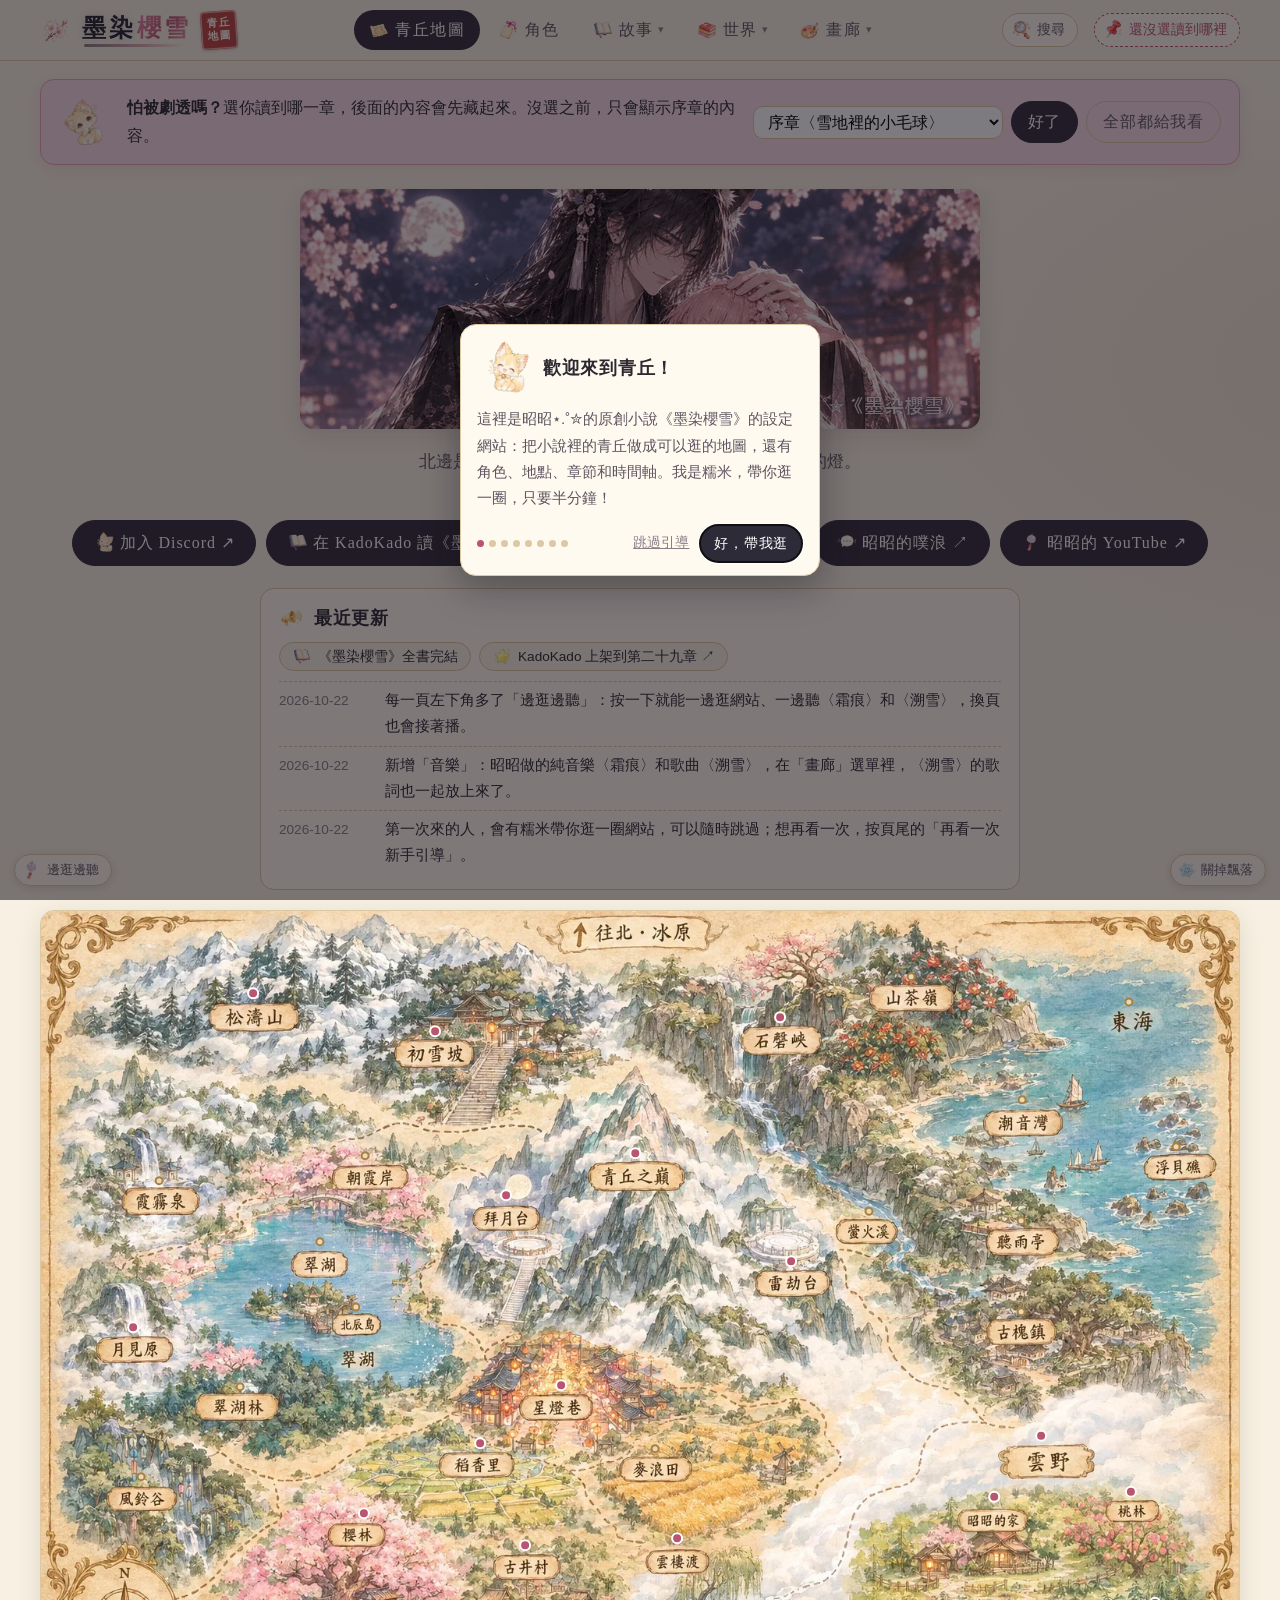
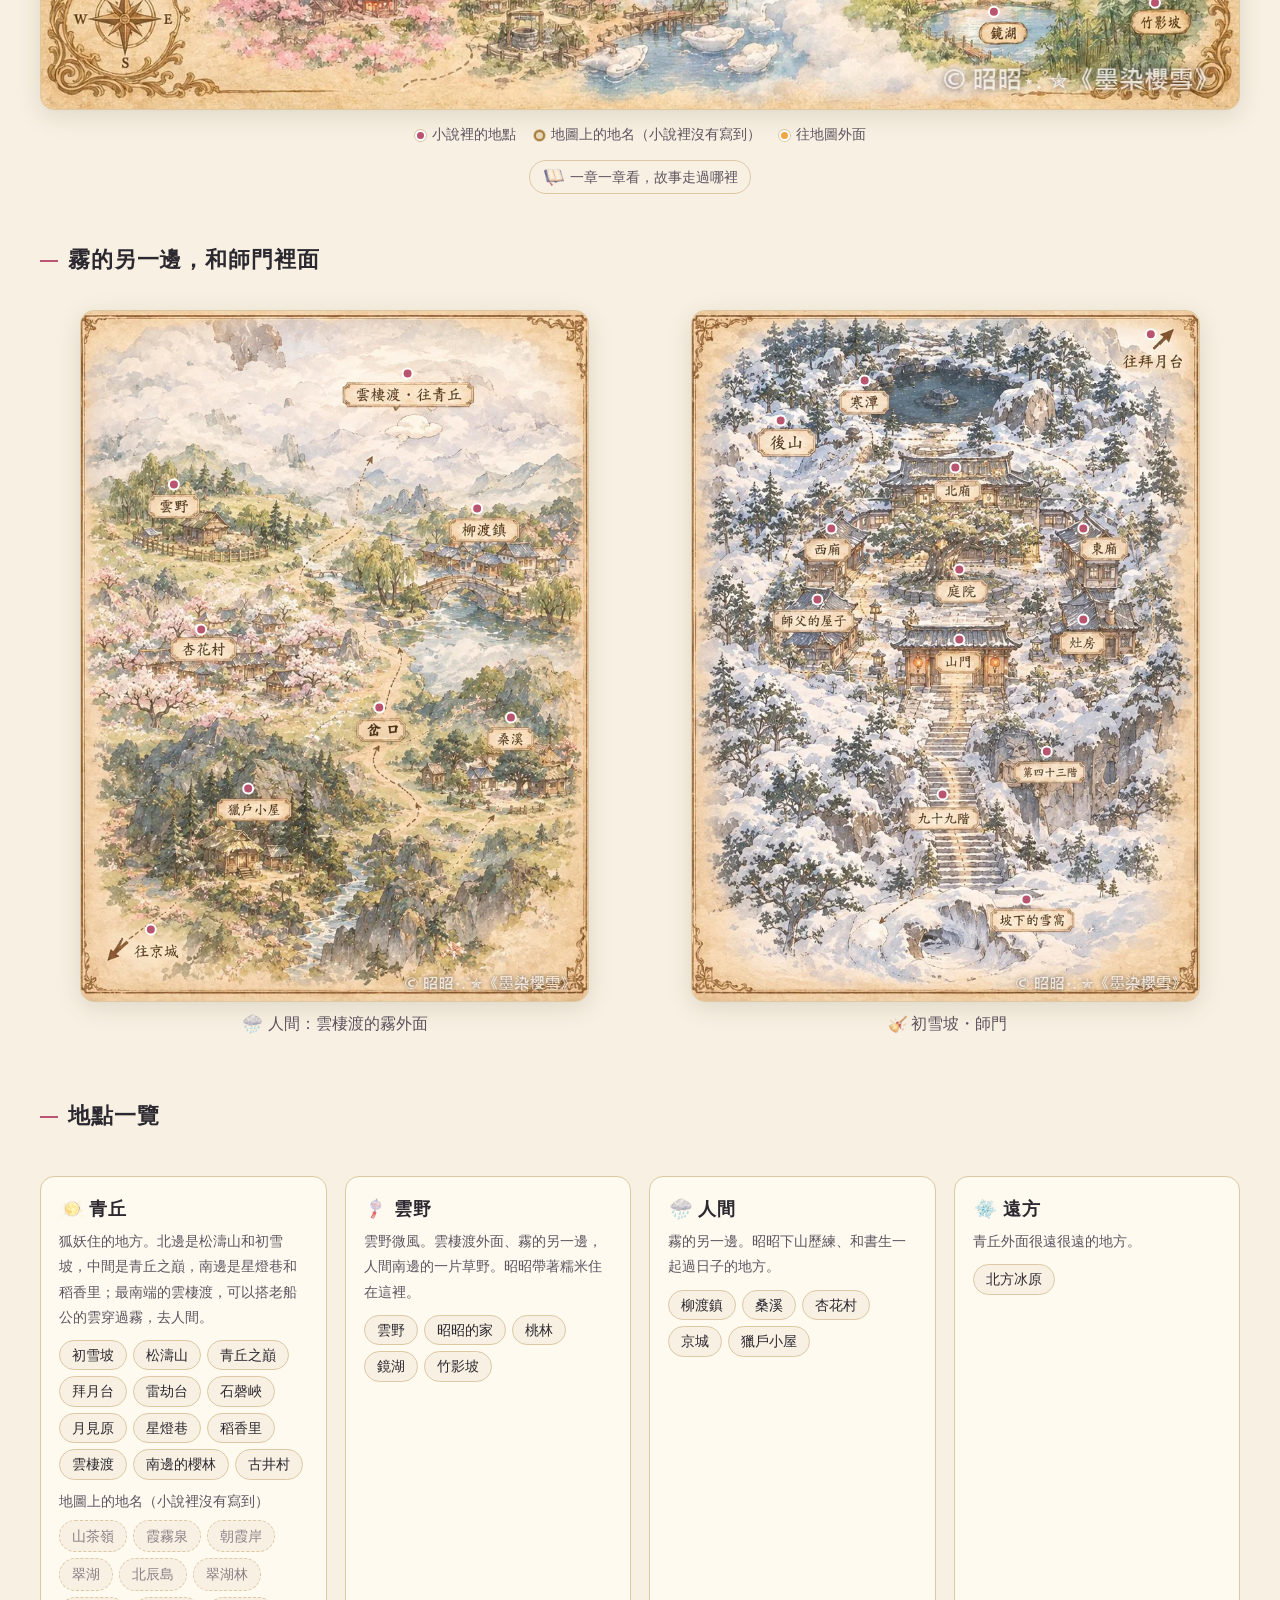
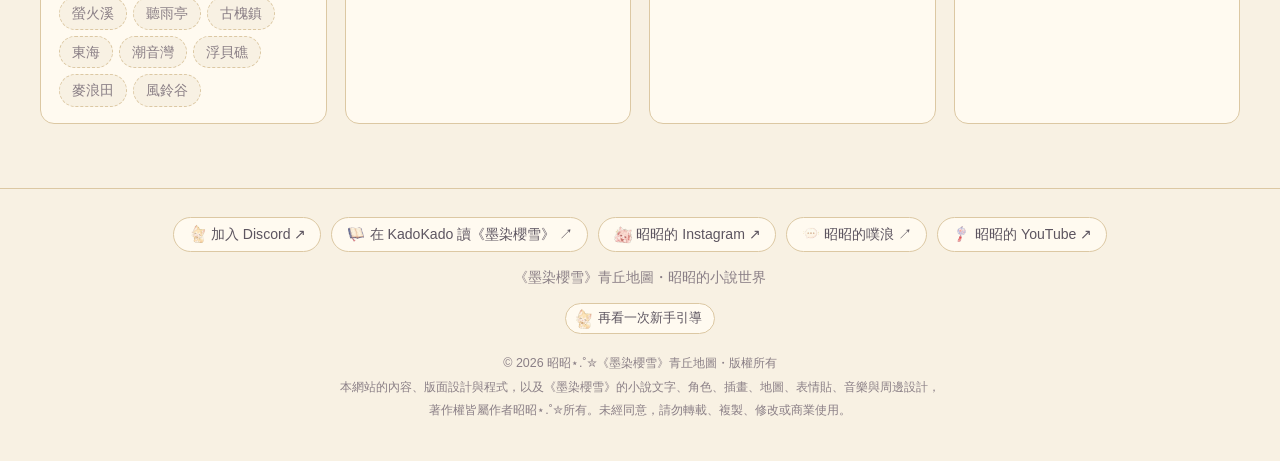
<file: index.html>
<!doctype html>
<html lang="zh-Hant">
<head>
  <meta charset="utf-8">
  <!-- 網路安全：只准載入這個網站自己、GoatCounter 和 Google 字型的東西（防止被塞進別的程式） -->
  <meta http-equiv="Content-Security-Policy" content="default-src 'self'; script-src 'self' https://gc.zgo.at 'sha256-EeIUO2T9j26SzKqmVnqqejVLIuXug2+1lpc7whHD3sM='; style-src 'self' 'unsafe-inline' https://fonts.googleapis.com; font-src 'self' https://fonts.gstatic.com; img-src 'self' data: blob: https://jiayi.goatcounter.com; connect-src 'self' https://jiayi.goatcounter.com; frame-src 'self'; object-src 'none'; base-uri 'self'; form-action 'self'; upgrade-insecure-requests">
  <meta name="referrer" content="strict-origin-when-cross-origin">
  <meta name="viewport" content="width=device-width, initial-scale=1">
  <title>墨染櫻雪｜青丘地圖・角色、地點與故事</title>
  <!-- 分享預覽（Discord、LINE、FB 貼網址時出現的卡片）＋網站小圖示 -->
  <meta name="description" content="《墨染櫻雪》是昭昭⋆.˚✮在 KadoKado 連載的九尾狐師徒原創小說。點青丘地圖上的地名，走進初雪坡、拜月台、星燈巷和雲野；有防劇透，選讀到哪一章就好。">
  <link rel="canonical" href="https://jiayi0910.github.io/qingqiu_website/">
  <!-- Google Search Console 驗證（這不是密碼，不能刪，刪了 Search Console 會失去驗證） -->
  <meta name="google-site-verification" content="wz6zzFFgLpm4GCzlkE5zV17Rg-Kg8AMzxUGJoqTALtc">
  <meta name="author" content="昭昭⋆.˚✮">
  <meta name="copyright" content="© 2026 昭昭⋆.˚✮《墨染櫻雪》，版權所有，請勿轉載">
  <meta name="theme-color" content="#b9556f">
  <meta property="og:type" content="website">
  <meta property="og:site_name" content="墨染櫻雪・青丘地圖">
  <meta property="og:title" content="墨染櫻雪｜青丘地圖・角色、地點與故事">
  <meta property="og:description" content="《墨染櫻雪》是昭昭⋆.˚✮在 KadoKado 連載的九尾狐師徒原創小說。點青丘地圖上的地名，走進初雪坡、拜月台、星燈巷和雲野；有防劇透，選讀到哪一章就好。">
  <meta property="og:url" content="https://jiayi0910.github.io/qingqiu_website/">
  <meta property="og:image" content="https://jiayi0910.github.io/qingqiu_website/images/og/home.jpg">
  <meta property="og:image:width" content="1200">
  <meta property="og:image:height" content="630">
  <meta property="og:locale" content="zh_TW">
  <meta name="twitter:card" content="summary_large_image">
  <link rel="icon" type="image/png" sizes="32x32" href="images/favicon-32.png">
  <link rel="icon" type="image/png" sizes="192x192" href="images/favicon-192.png">
  <link rel="apple-touch-icon" href="images/apple-touch-icon.png">
  <!-- /分享預覽 -->
  <link rel="preconnect" href="https://fonts.googleapis.com">
  <link rel="preconnect" href="https://fonts.gstatic.com" crossorigin>
  <link href="https://fonts.googleapis.com/css2?family=Noto+Serif+TC:wght@500;700&display=swap" rel="stylesheet">
  <link rel="stylesheet" href="css/style.css">
  <!-- 結構化資料（給 Google 看）：這個網站是《墨染櫻雪》的設定網站，小說在 KadoKado -->
  <script type="application/ld+json">
{
    "@context": "https://schema.org",
    "@graph": [
      {
        "@type": "WebSite",
        "@id": "https://jiayi0910.github.io/qingqiu_website/#website",
        "name": "墨染櫻雪・青丘地圖",
        "alternateName": [
          "墨染櫻雪 青丘地圖",
          "墨染櫻雪"
        ],
        "url": "https://jiayi0910.github.io/qingqiu_website/",
        "inLanguage": "zh-Hant-TW",
        "description": "《墨染櫻雪》的官方設定網站：青丘地圖、角色、地點、章節、時間軸與信物。",
        "author": {
          "@id": "https://jiayi0910.github.io/qingqiu_website/#author"
        },
        "copyrightHolder": {
          "@id": "https://jiayi0910.github.io/qingqiu_website/#author"
        },
        "copyrightYear": 2026,
        "about": {
          "@id": "https://jiayi0910.github.io/qingqiu_website/#book"
        }
      },
      {
        "@type": "Person",
        "@id": "https://jiayi0910.github.io/qingqiu_website/#author",
        "name": "昭昭⋆.˚✮",
        "alternateName": "昭昭 Zhao Zhao",
        "sameAs": [
          "https://www.instagram.com/1e.0910_/",
          "https://www.plurk.com/zhao_0910",
          "https://www.youtube.com/@zhao-0910"
        ]
      },
      {
        "@type": "Book",
        "@id": "https://jiayi0910.github.io/qingqiu_website/#book",
        "name": "墨染櫻雪",
        "author": {
          "@id": "https://jiayi0910.github.io/qingqiu_website/#author"
        },
        "inLanguage": "zh-Hant-TW",
        "genre": [
          "玄幻仙俠",
          "戀愛言情",
          "奇幻"
        ],
        "description": "青丘初雪坡的師門裡，有一隻最笨的小狐狸。又甜又虐的九尾狐師徒原創小說，現在與過去兩條時間線交錯。",
        "url": "https://www.kadokado.com.tw/book/92097",
        "sameAs": [
          "https://www.kadokado.com.tw/book/92097",
          "https://jiayi0910.github.io/qingqiu_website/"
        ],
        "image": "https://jiayi0910.github.io/qingqiu_website/images/og/home.jpg",
        "copyrightHolder": {
          "@id": "https://jiayi0910.github.io/qingqiu_website/#author"
        },
        "copyrightYear": 2026
      }
    ]
  }
  </script>
</head>
<body data-page="map">
  <header class="site-header">
    <div class="wrap">
      <a class="brand" href="index.html"><span class="brand-title">墨染櫻雪</span><span class="brand-sub">青丘地圖</span></a>
      <nav class="site-nav" aria-label="網站"></nav>
    </div>
  </header>

  <main class="wrap">
    <h1 class="visually-hidden" style="position:absolute;width:1px;height:1px;margin:-1px;overflow:hidden;clip:rect(0 0 0 0);white-space:nowrap">墨染櫻雪・青丘地圖</h1>
    <div class="hero-banner">
      <picture>
        <source srcset="images/banner/sakura-fall-still.webp" media="(prefers-reduced-motion: reduce)">
        <img src="images/banner/sakura-fall.webp" alt="墨凌和昭昭，櫻花飄落" width="680" height="240">
      </picture>
    </div>
    <p class="lead">北邊是松濤山，山腳下的初雪坡上，有一盞長年不熄的燈。<br>
      點地圖上的地名，看看那裡發生過的事。</p>
    <div id="links"></div>
    <section class="updates" id="updates" aria-label="最近更新"></section>

    <section class="map-section" aria-label="青丘地圖">
      <div class="route" id="route" hidden aria-live="polite"></div>
      <div class="map-frame" id="map">
        <div class="map-inner">
          <img alt="青丘地圖：北邊松濤山與初雪坡，中間青丘之巔、拜月台、雷劫台，南邊星燈巷、稻香里、雲棲渡，右下角霧的另一邊是雲野" width="1536" height="1024">
          <div class="map-layer"></div>
        </div>
      </div>
      <p class="map-swipe">← 地圖可以左右滑動 →</p>
      <div class="route route--steps" id="route-steps" hidden></div>
      <div class="map-legend">
        <span><i class="legend-dot legend-dot--novel"></i>小說裡的地點</span>
        <span><i class="legend-dot legend-dot--map"></i>地圖上的地名（小說裡沒有寫到）</span>
        <span><i class="legend-dot legend-dot--arrow"></i>往地圖外面</span>
      </div>
      <p class="route-start" id="route-start"></p>
    </section>

    <section class="section" aria-labelledby="mini-title">
      <h2 id="mini-title">霧的另一邊，和師門裡面</h2>
      <div class="mini-maps" id="mini-maps"></div>
    </section>

    <section class="section" aria-labelledby="regions-title">
      <h2 id="regions-title">地點一覽</h2>
      <div class="region-list" id="regions"></div>
    </section>
  </main>

  <aside class="spot-card" id="spot-card" hidden aria-live="polite">
    <button type="button" class="spot-card__close" aria-label="關閉">×</button>
    <div class="spot-card__content"></div>
  </aside>

  <footer class="site-footer">《墨染櫻雪》青丘地圖・昭昭的小說世界</footer>

  <script src="js/data/places.js"></script>
  <script src="js/data/characters.js"></script>
  <script src="js/data/chapters.js"></script>
  <script src="js/data/map.js"></script>
  <script src="js/data/updates.js"></script>
  <script src="js/data/music.js"></script>
  <script src="js/common.js"></script>
  <script src="js/map.js"></script>
  <script src="js/falling.js"></script>
  <script src="js/player.js"></script>
  <script src="js/tour.js"></script>
</body>
</html>
</file>
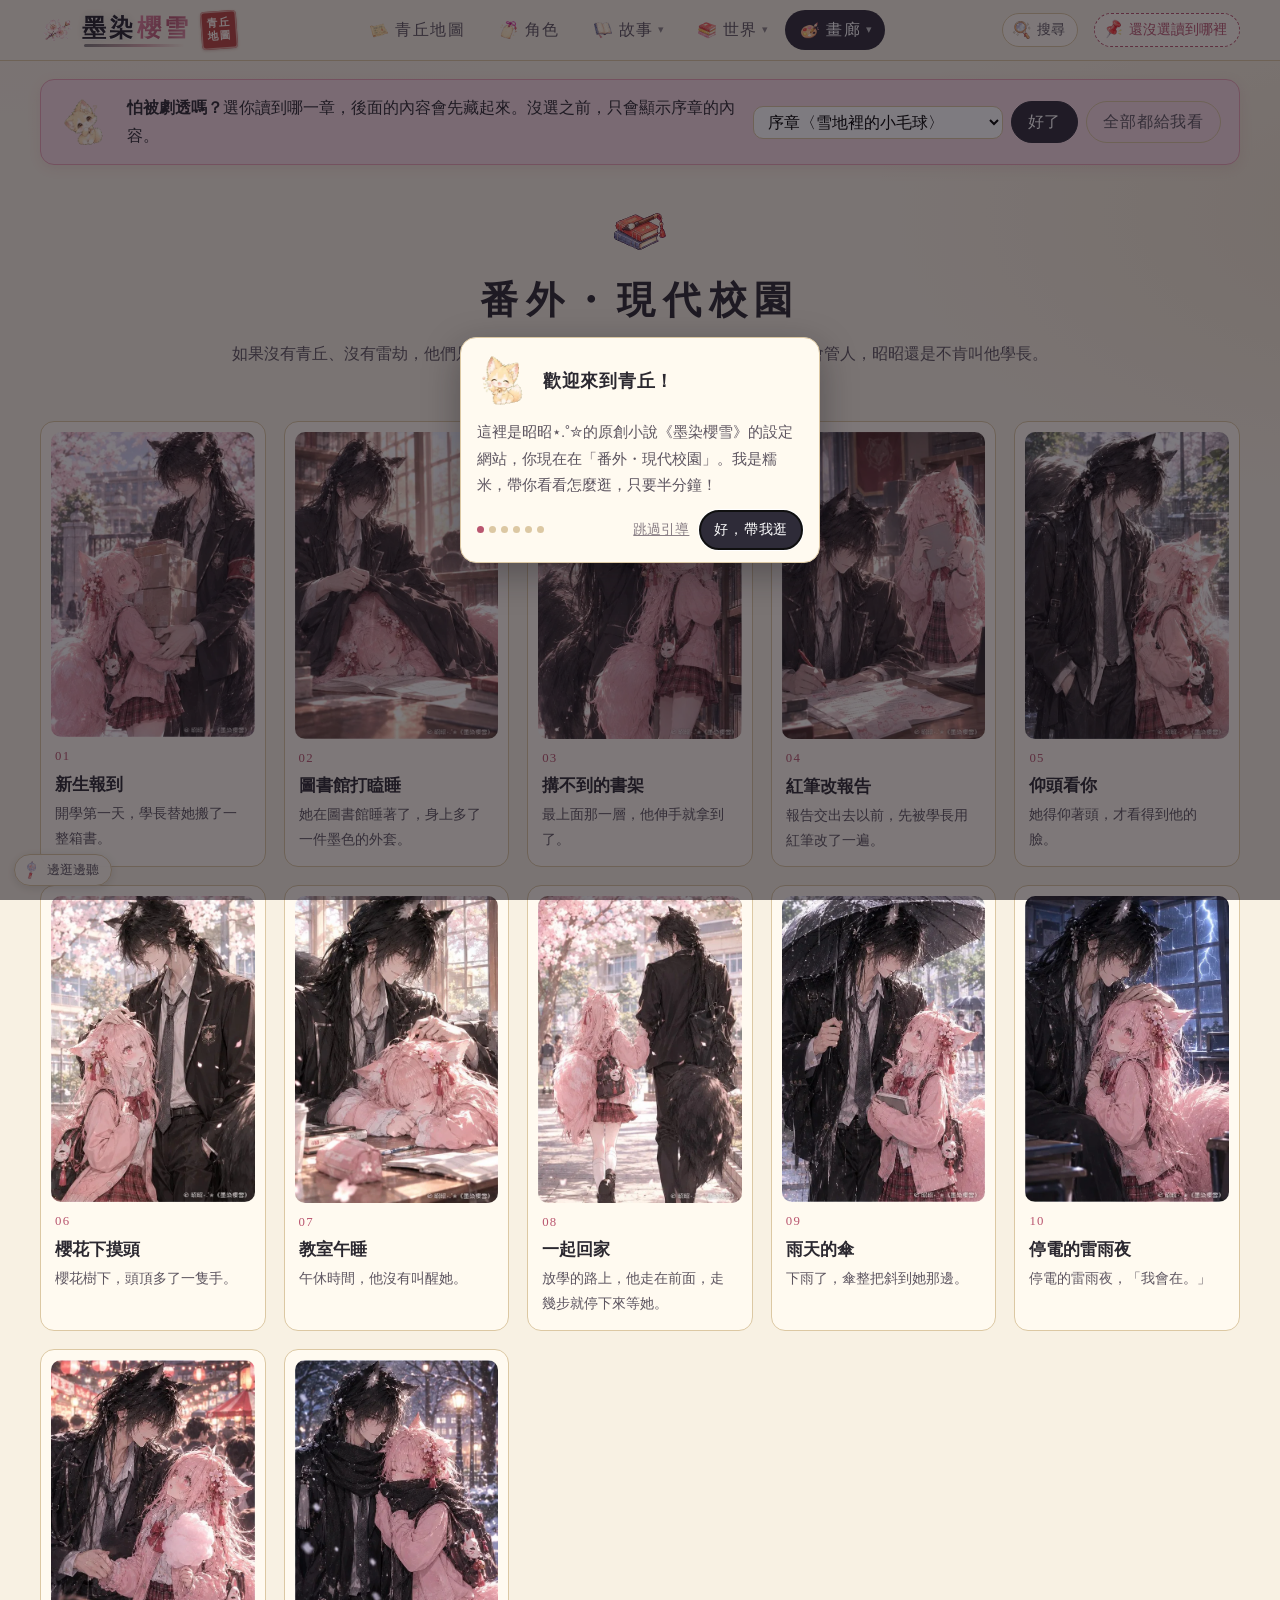
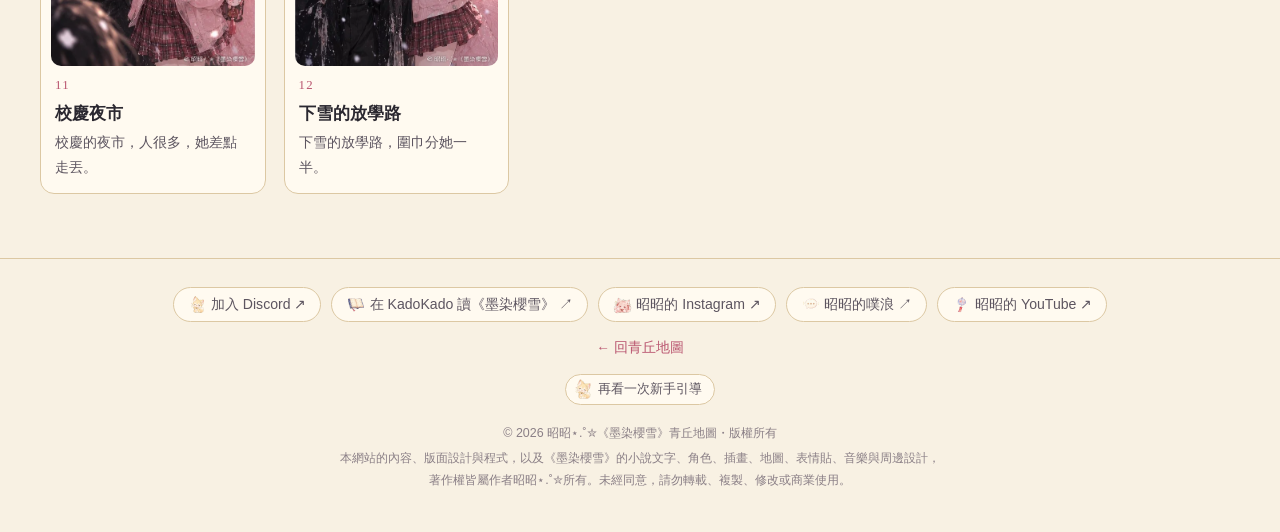
<file: au.html>
<!doctype html>
<html lang="zh-Hant">
<head>
  <meta charset="utf-8">
  <!-- 網路安全：只准載入這個網站自己、GoatCounter 和 Google 字型的東西（防止被塞進別的程式） -->
  <meta http-equiv="Content-Security-Policy" content="default-src 'self'; script-src 'self' https://gc.zgo.at 'sha256-EeIUO2T9j26SzKqmVnqqejVLIuXug2+1lpc7whHD3sM='; style-src 'self' 'unsafe-inline' https://fonts.googleapis.com; font-src 'self' https://fonts.gstatic.com; img-src 'self' data: blob: https://jiayi.goatcounter.com; connect-src 'self' https://jiayi.goatcounter.com; frame-src 'self'; object-src 'none'; base-uri 'self'; form-action 'self'; upgrade-insecure-requests">
  <meta name="referrer" content="strict-origin-when-cross-origin">
  <meta name="viewport" content="width=device-width, initial-scale=1">
  <title>番外・現代校園｜墨染櫻雪 青丘地圖</title>
  <!-- 分享預覽（Discord、LINE、FB 貼網址時出現的卡片）＋網站小圖示 -->
  <meta name="description" content="如果《墨染櫻雪》的九尾狐們在現代：墨凌學長和新生昭昭的十二個校園日常插畫。番外，和原創小說正篇無關。">
  <link rel="canonical" href="https://jiayi0910.github.io/qingqiu_website/au.html">
  <meta name="author" content="昭昭⋆.˚✮">
  <meta name="copyright" content="© 2026 昭昭⋆.˚✮《墨染櫻雪》，版權所有，請勿轉載">
  <meta name="theme-color" content="#b9556f">
  <meta property="og:type" content="website">
  <meta property="og:site_name" content="墨染櫻雪・青丘地圖">
  <meta property="og:title" content="番外・現代校園｜墨染櫻雪 青丘地圖">
  <meta property="og:description" content="如果《墨染櫻雪》的九尾狐們在現代：墨凌學長和新生昭昭的十二個校園日常插畫。番外，和原創小說正篇無關。">
  <meta property="og:url" content="https://jiayi0910.github.io/qingqiu_website/au.html">
  <meta property="og:image" content="https://jiayi0910.github.io/qingqiu_website/images/og/au.jpg">
  <meta property="og:image:width" content="1200">
  <meta property="og:image:height" content="630">
  <meta property="og:locale" content="zh_TW">
  <meta name="twitter:card" content="summary_large_image">
  <link rel="icon" type="image/png" sizes="32x32" href="images/favicon-32.png">
  <link rel="icon" type="image/png" sizes="192x192" href="images/favicon-192.png">
  <link rel="apple-touch-icon" href="images/apple-touch-icon.png">
  <!-- /分享預覽 -->
  <link rel="preconnect" href="https://fonts.googleapis.com">
  <link rel="preconnect" href="https://fonts.gstatic.com" crossorigin>
  <link href="https://fonts.googleapis.com/css2?family=Noto+Serif+TC:wght@500;700&display=swap" rel="stylesheet">
  <link rel="stylesheet" href="css/style.css">
</head>
<body data-page="au">
  <header class="site-header">
    <div class="wrap">
      <a class="brand" href="index.html"><span class="brand-title">墨染櫻雪</span><span class="brand-sub">青丘地圖</span></a>
      <nav class="site-nav" aria-label="網站"></nav>
    </div>
  </header>

  <main class="wrap">
    <div class="page-title">
      <h1>番外・現代校園</h1>
      <p id="au-intro"></p>
    </div>
    <p class="au-note">番外篇，和正篇的劇情無關。</p>
    <div class="au-grid" id="au-grid"></div>
  </main>

  <footer class="site-footer"><a href="index.html">← 回青丘地圖</a></footer>

  <script src="js/data/places.js"></script>
  <script src="js/data/characters.js"></script>
  <script src="js/data/chapters.js"></script>
  <script src="js/data/au.js"></script>
  <script src="js/data/music.js"></script>
  <script src="js/common.js"></script>
  <script src="js/au.js"></script>
  <script src="js/player.js"></script>
  <script src="js/tour.js"></script>
</body>
</html>
</file>
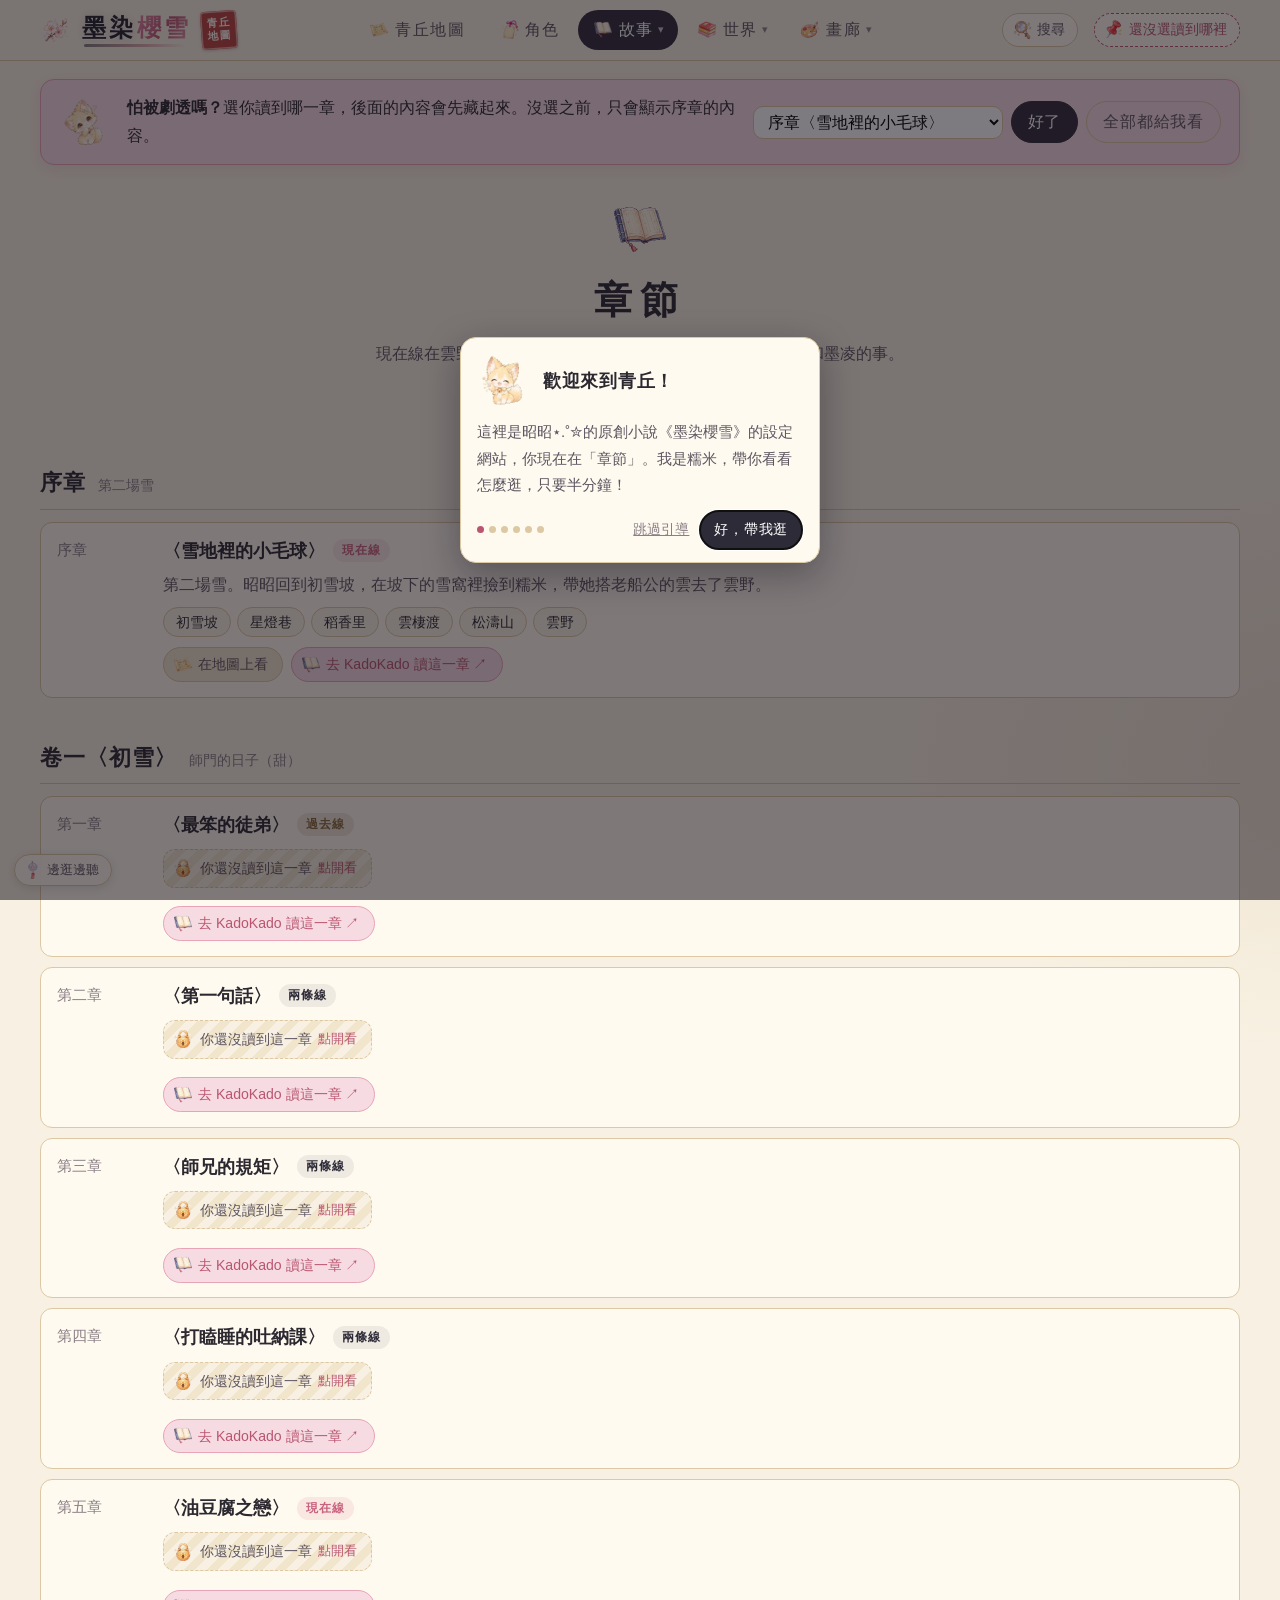
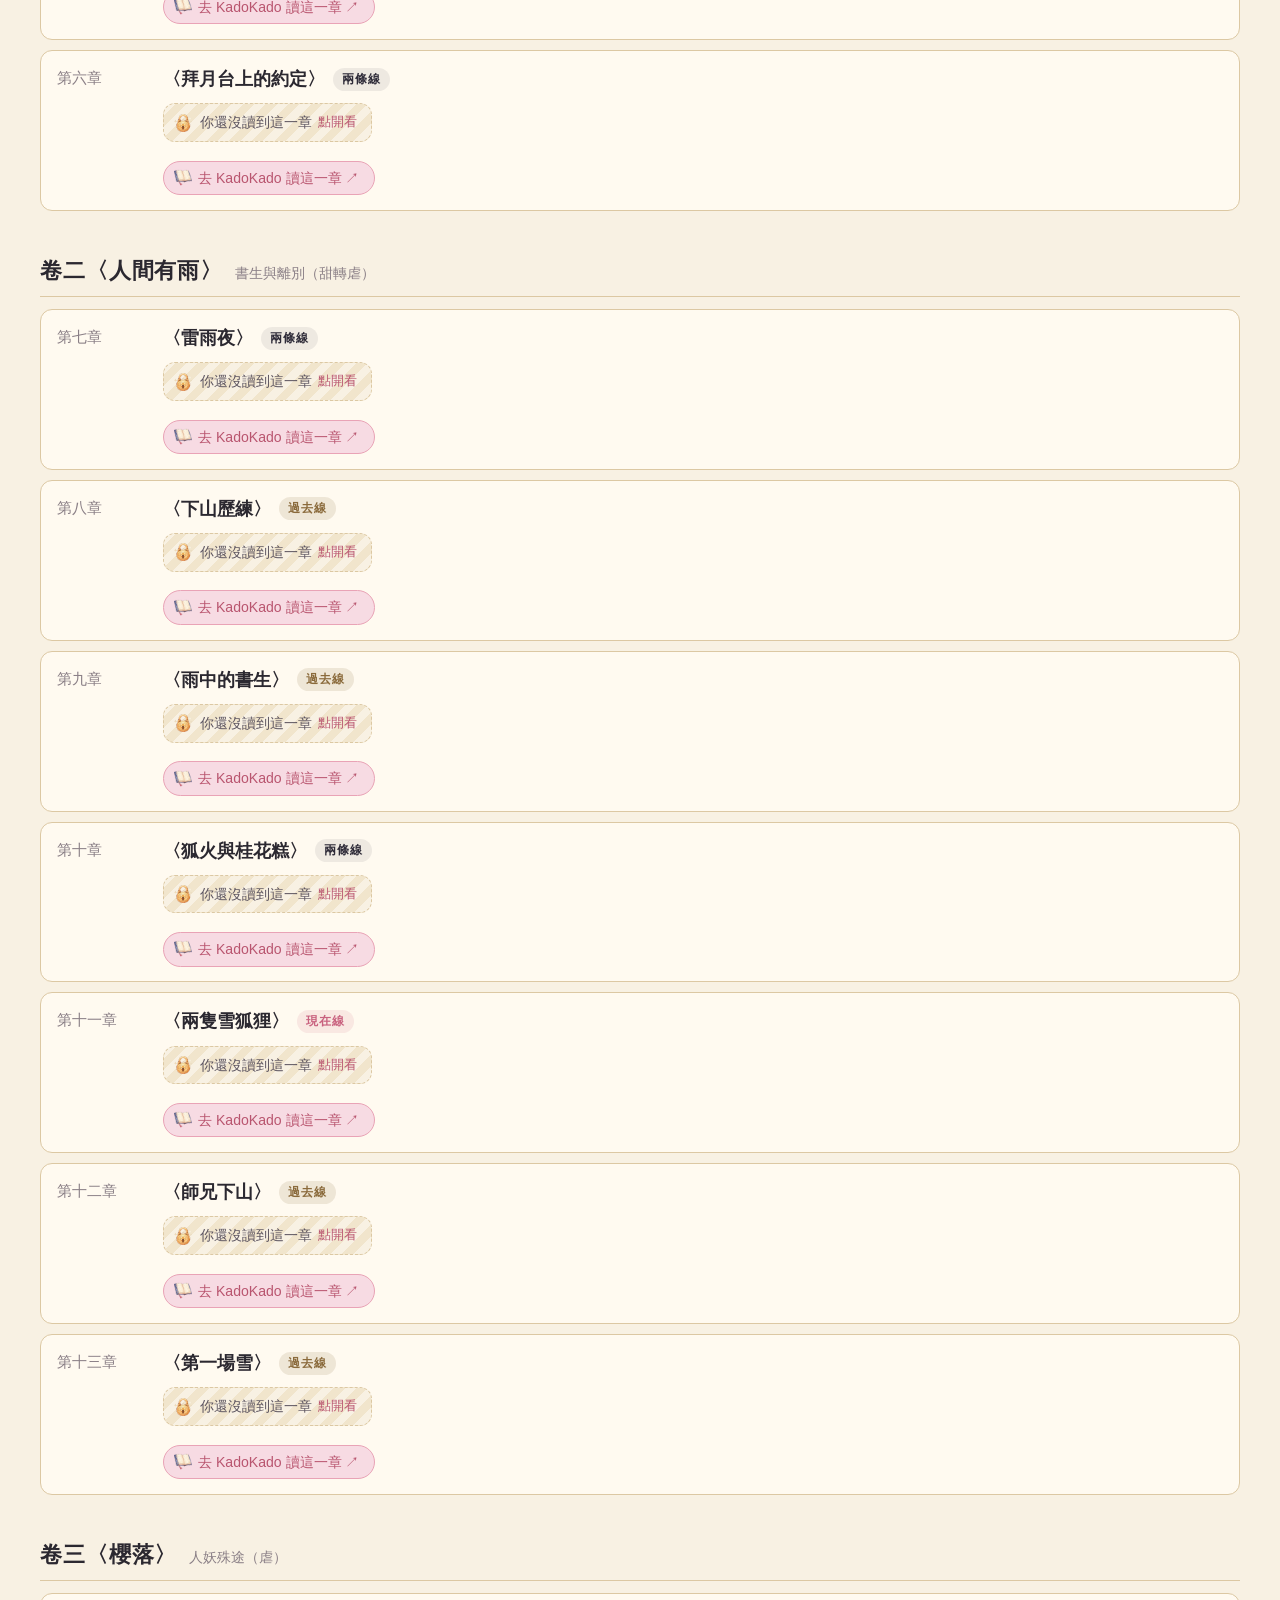
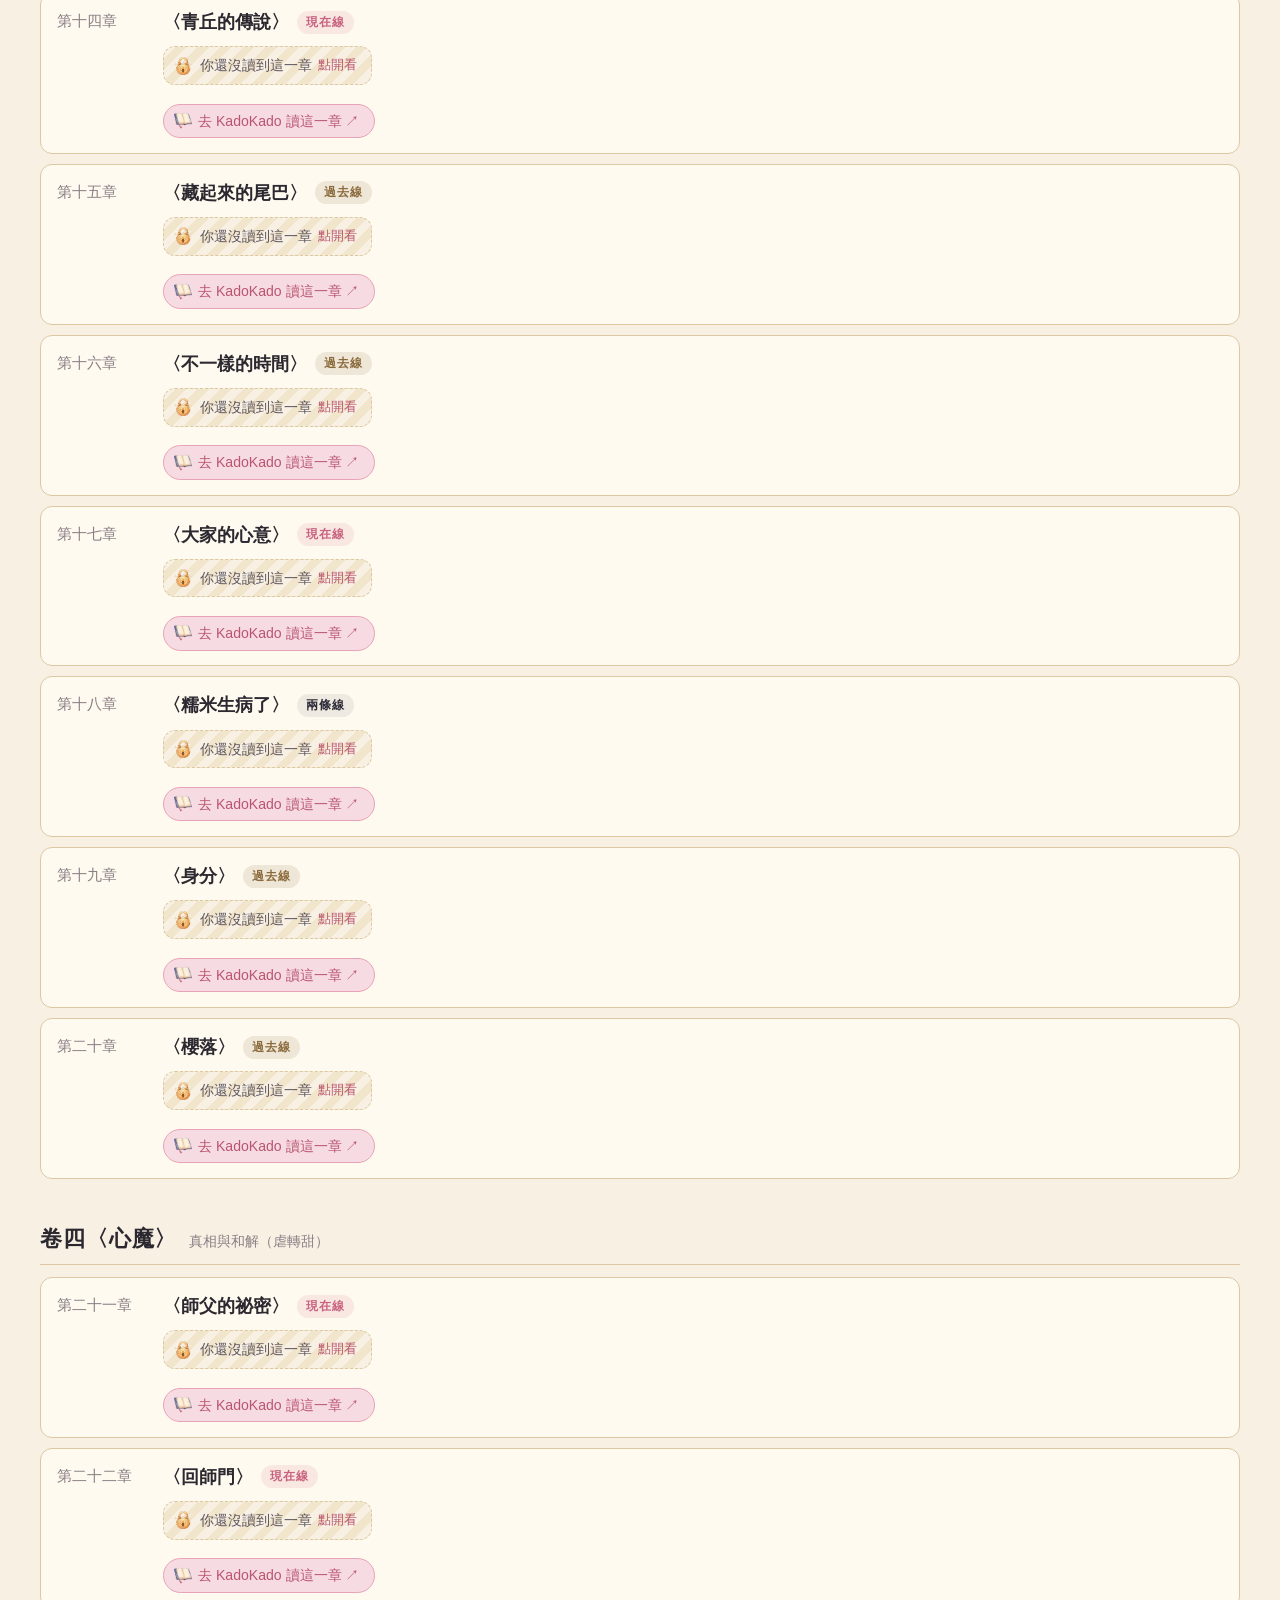
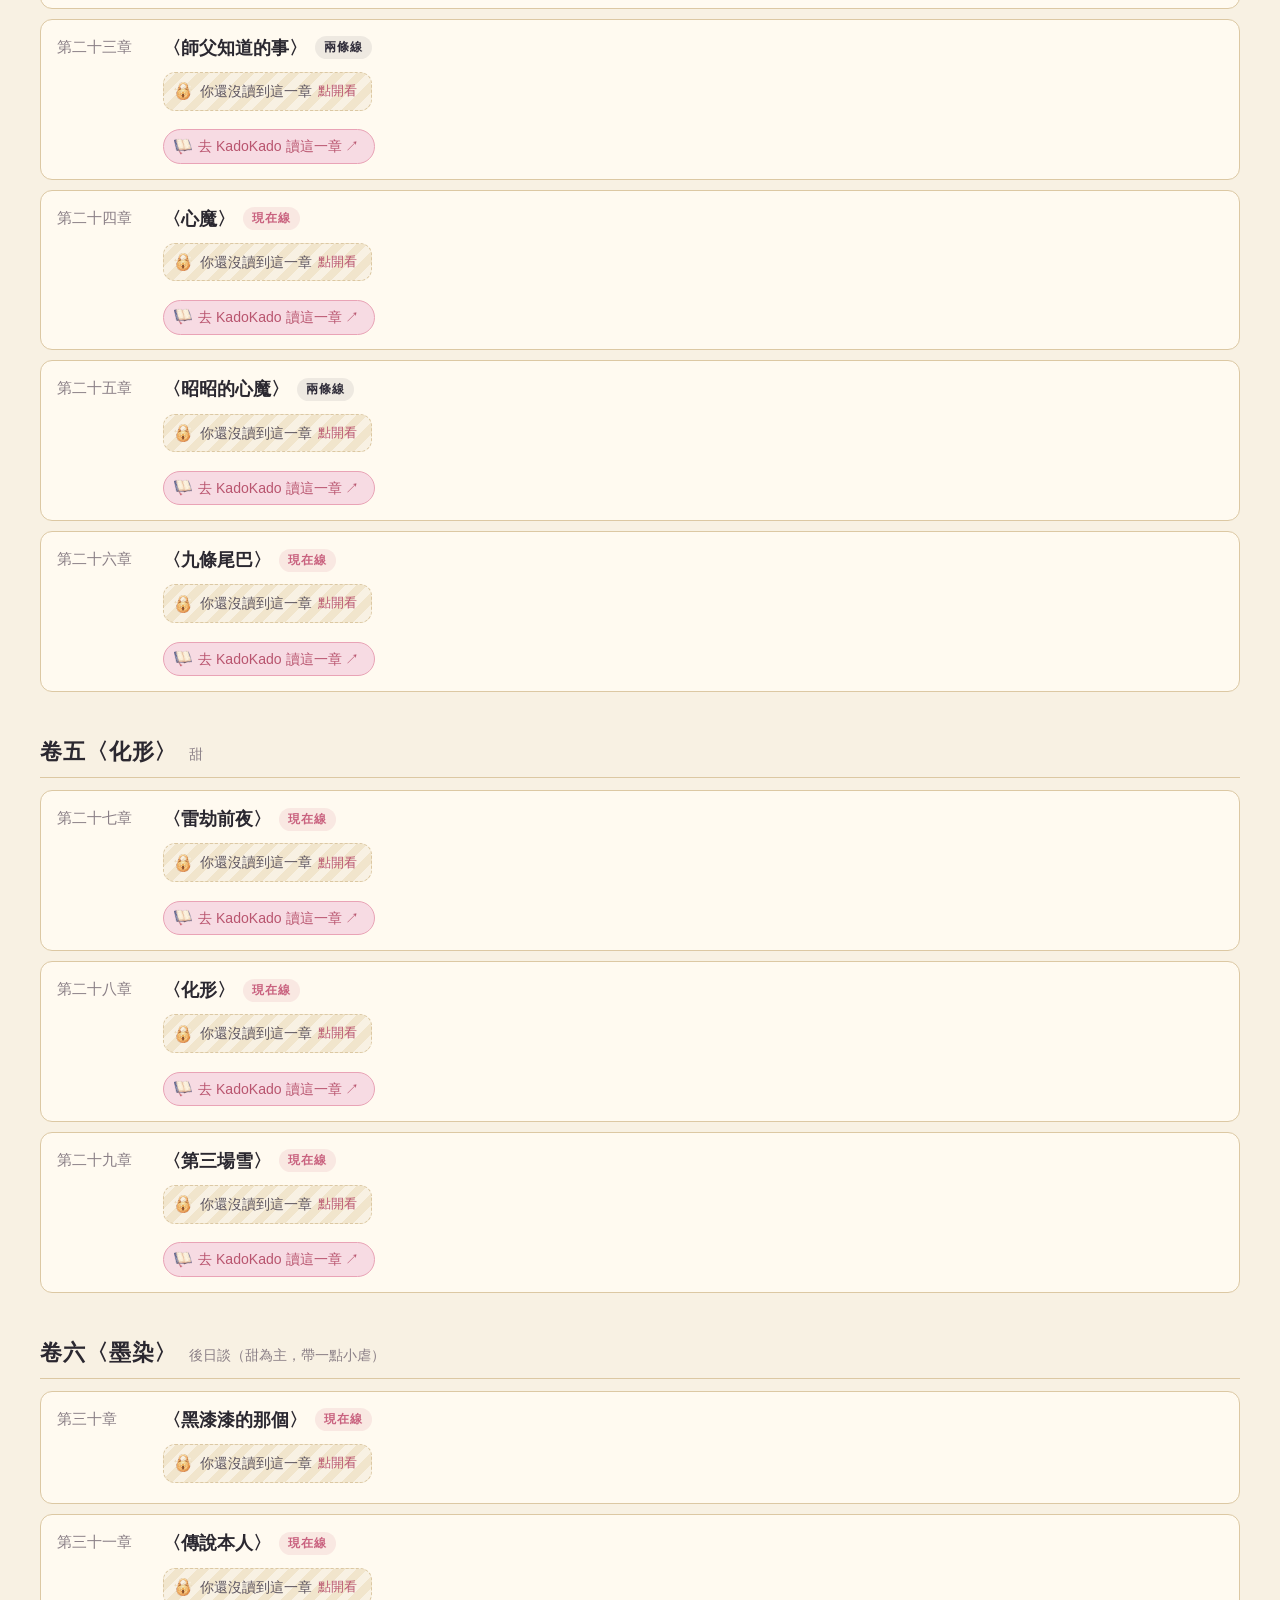
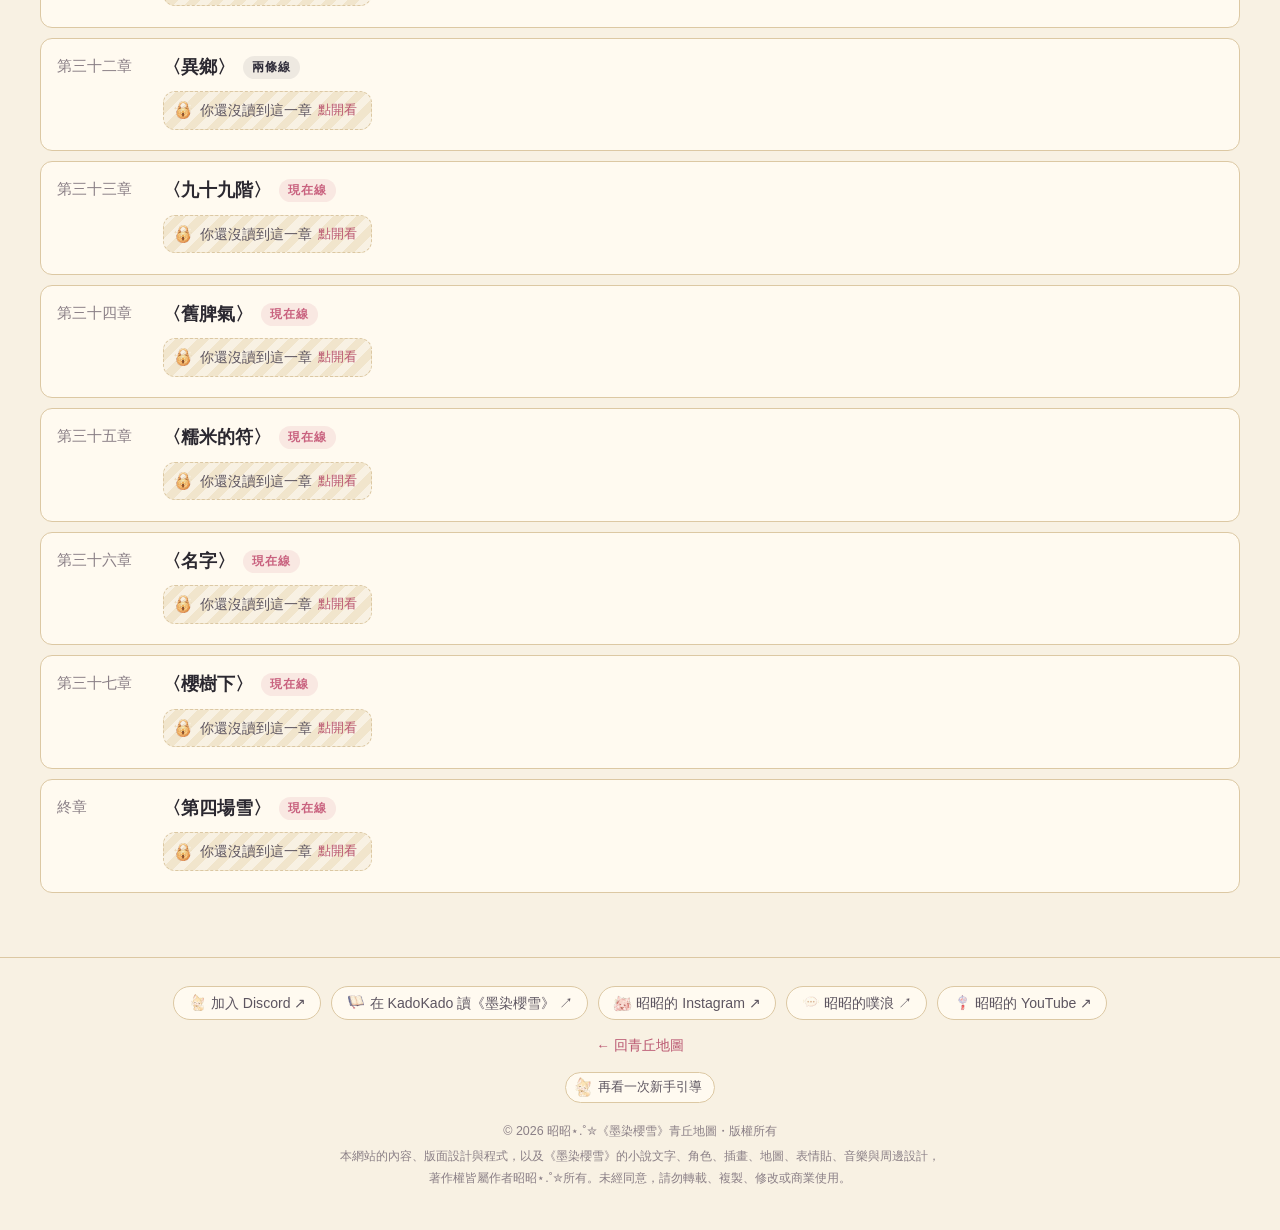
<file: chapters.html>
<!doctype html>
<html lang="zh-Hant">
<head>
  <meta charset="utf-8">
  <!-- 網路安全：只准載入這個網站自己、GoatCounter 和 Google 字型的東西（防止被塞進別的程式） -->
  <meta http-equiv="Content-Security-Policy" content="default-src 'self'; script-src 'self' https://gc.zgo.at 'sha256-EeIUO2T9j26SzKqmVnqqejVLIuXug2+1lpc7whHD3sM='; style-src 'self' 'unsafe-inline' https://fonts.googleapis.com; font-src 'self' https://fonts.gstatic.com; img-src 'self' data: blob: https://jiayi.goatcounter.com; connect-src 'self' https://jiayi.goatcounter.com; frame-src 'self'; object-src 'none'; base-uri 'self'; form-action 'self'; upgrade-insecure-requests">
  <meta name="referrer" content="strict-origin-when-cross-origin">
  <meta name="viewport" content="width=device-width, initial-scale=1">
  <title>章節列表｜墨染櫻雪 青丘地圖</title>
  <!-- 分享預覽（Discord、LINE、FB 貼網址時出現的卡片）＋網站小圖示 -->
  <meta name="description" content="《墨染櫻雪》序章到終章：九尾狐原創小說每一章的一句重點和發生的地方，還能直接去 KadoKado 讀。">
  <link rel="canonical" href="https://jiayi0910.github.io/qingqiu_website/chapters.html">
  <meta name="author" content="昭昭⋆.˚✮">
  <meta name="copyright" content="© 2026 昭昭⋆.˚✮《墨染櫻雪》，版權所有，請勿轉載">
  <meta name="theme-color" content="#b9556f">
  <meta property="og:type" content="website">
  <meta property="og:site_name" content="墨染櫻雪・青丘地圖">
  <meta property="og:title" content="章節列表｜墨染櫻雪 青丘地圖">
  <meta property="og:description" content="《墨染櫻雪》序章到終章：九尾狐原創小說每一章的一句重點和發生的地方，還能直接去 KadoKado 讀。">
  <meta property="og:url" content="https://jiayi0910.github.io/qingqiu_website/chapters.html">
  <meta property="og:image" content="https://jiayi0910.github.io/qingqiu_website/images/og/chapters.jpg">
  <meta property="og:image:width" content="1200">
  <meta property="og:image:height" content="630">
  <meta property="og:locale" content="zh_TW">
  <meta name="twitter:card" content="summary_large_image">
  <link rel="icon" type="image/png" sizes="32x32" href="images/favicon-32.png">
  <link rel="icon" type="image/png" sizes="192x192" href="images/favicon-192.png">
  <link rel="apple-touch-icon" href="images/apple-touch-icon.png">
  <!-- /分享預覽 -->
  <link rel="preconnect" href="https://fonts.googleapis.com">
  <link rel="preconnect" href="https://fonts.gstatic.com" crossorigin>
  <link href="https://fonts.googleapis.com/css2?family=Noto+Serif+TC:wght@500;700&display=swap" rel="stylesheet">
  <link rel="stylesheet" href="css/style.css">
</head>
<body data-page="chapters">
  <header class="site-header">
    <div class="wrap">
      <a class="brand" href="index.html"><span class="brand-title">墨染櫻雪</span><span class="brand-sub">青丘地圖</span></a>
      <nav class="site-nav" aria-label="網站"></nav>
    </div>
  </header>

  <main class="wrap">
    <div class="page-title">
      <h1>章節</h1>
      <p>現在線在雲野，跟著糯米長大；過去線在青丘和人間，是昭昭和墨凌的事。</p>
    </div>
    <div class="filters" role="group" aria-label="只看">
      <button type="button" data-line="all" aria-pressed="true">全部</button>
      <button type="button" data-line="now" aria-pressed="false">現在線</button>
      <button type="button" data-line="past" aria-pressed="false">過去線</button>
    </div>
    <div id="volumes"></div>
  </main>

  <footer class="site-footer"><a href="index.html">← 回青丘地圖</a></footer>

  <script src="js/data/places.js"></script>
  <script src="js/data/characters.js"></script>
  <script src="js/data/chapters.js"></script>
  <script src="js/data/music.js"></script>
  <script src="js/common.js"></script>
  <script src="js/chapters.js"></script>
  <script src="js/player.js"></script>
  <script src="js/tour.js"></script>
</body>
</html>
</file>
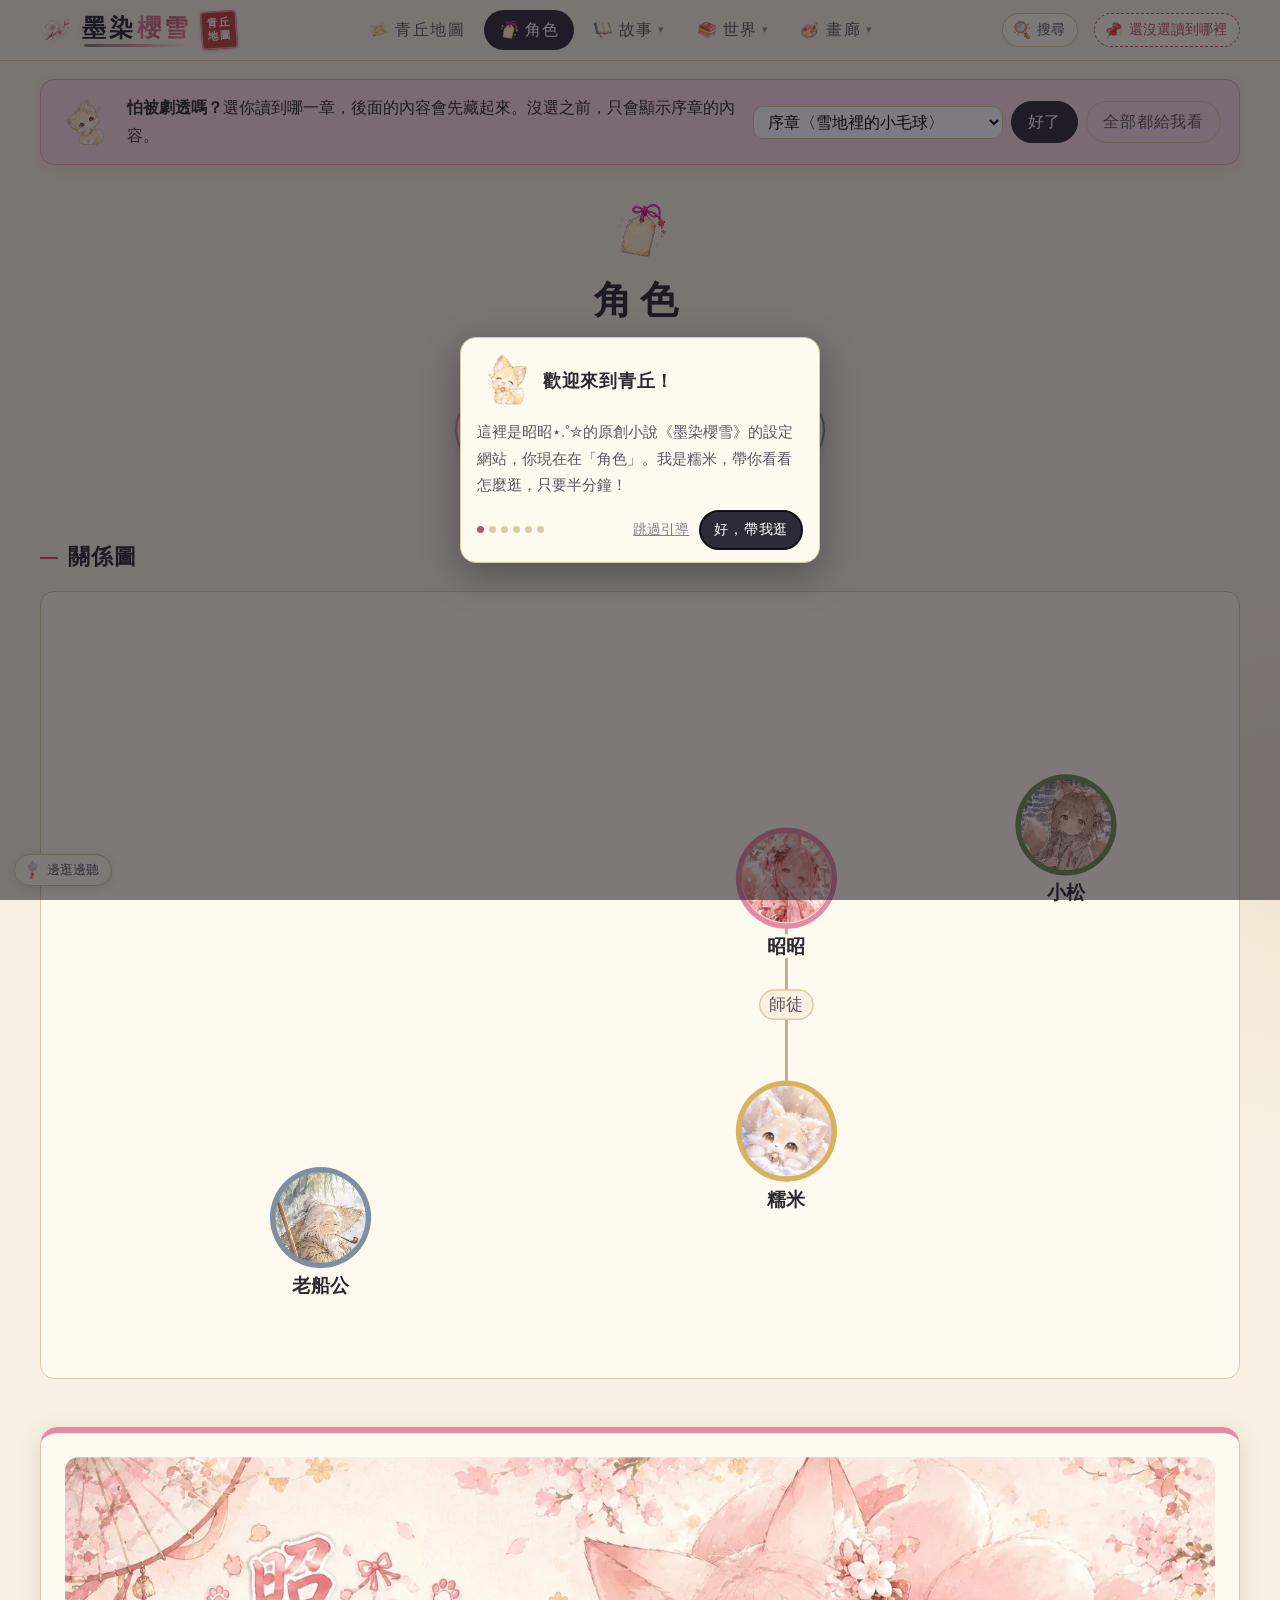
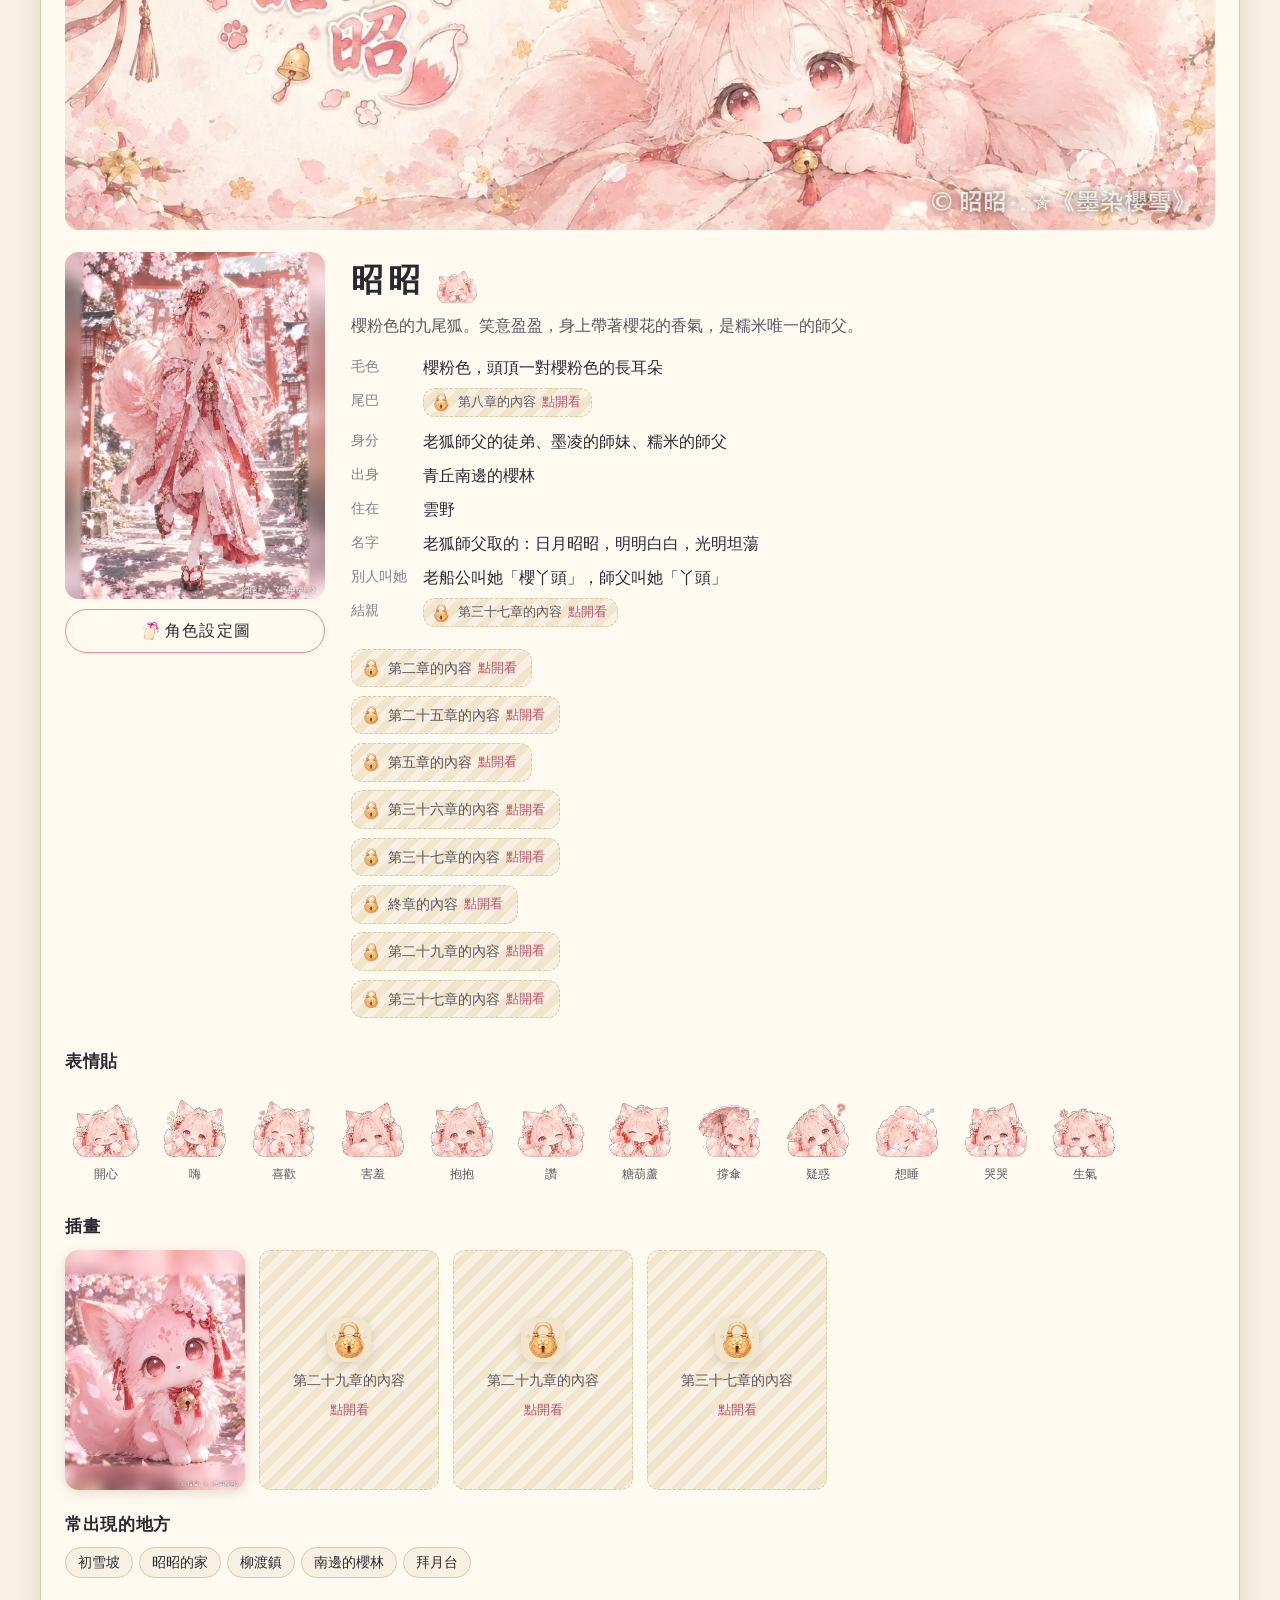
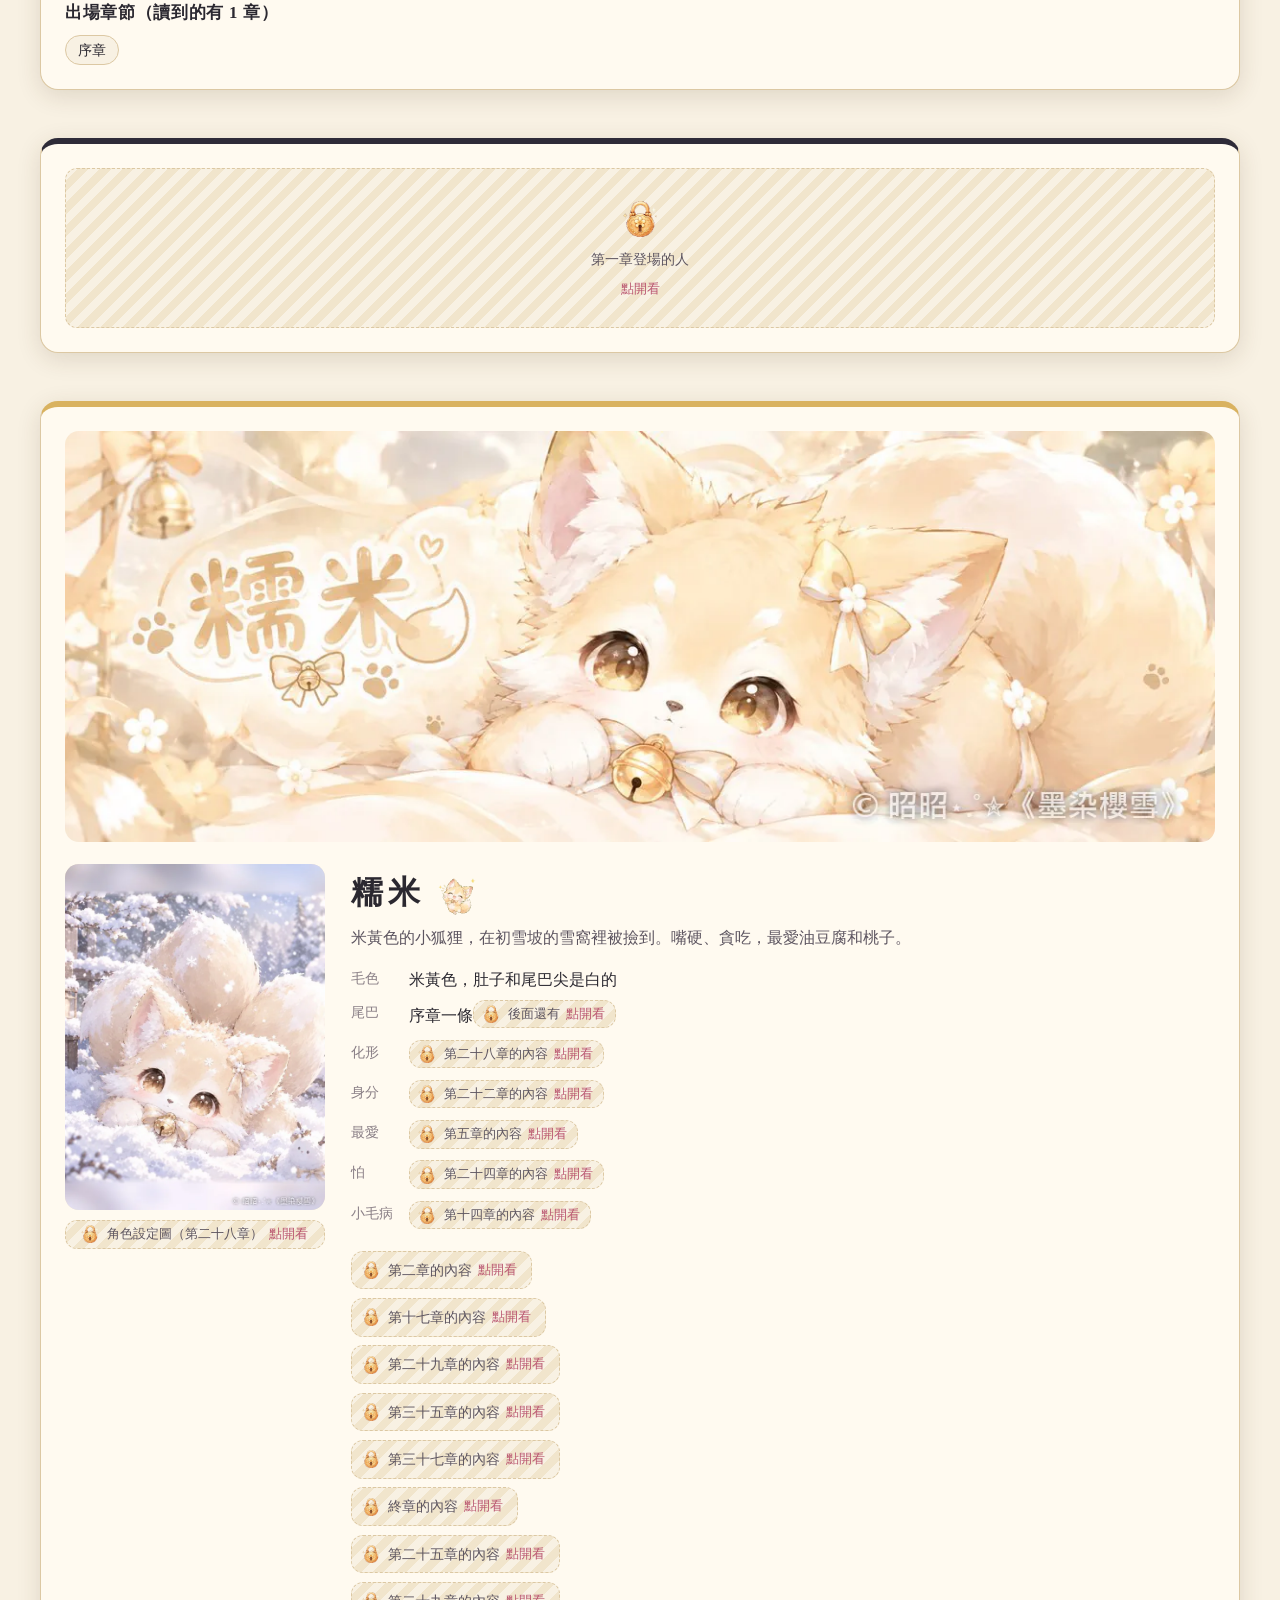
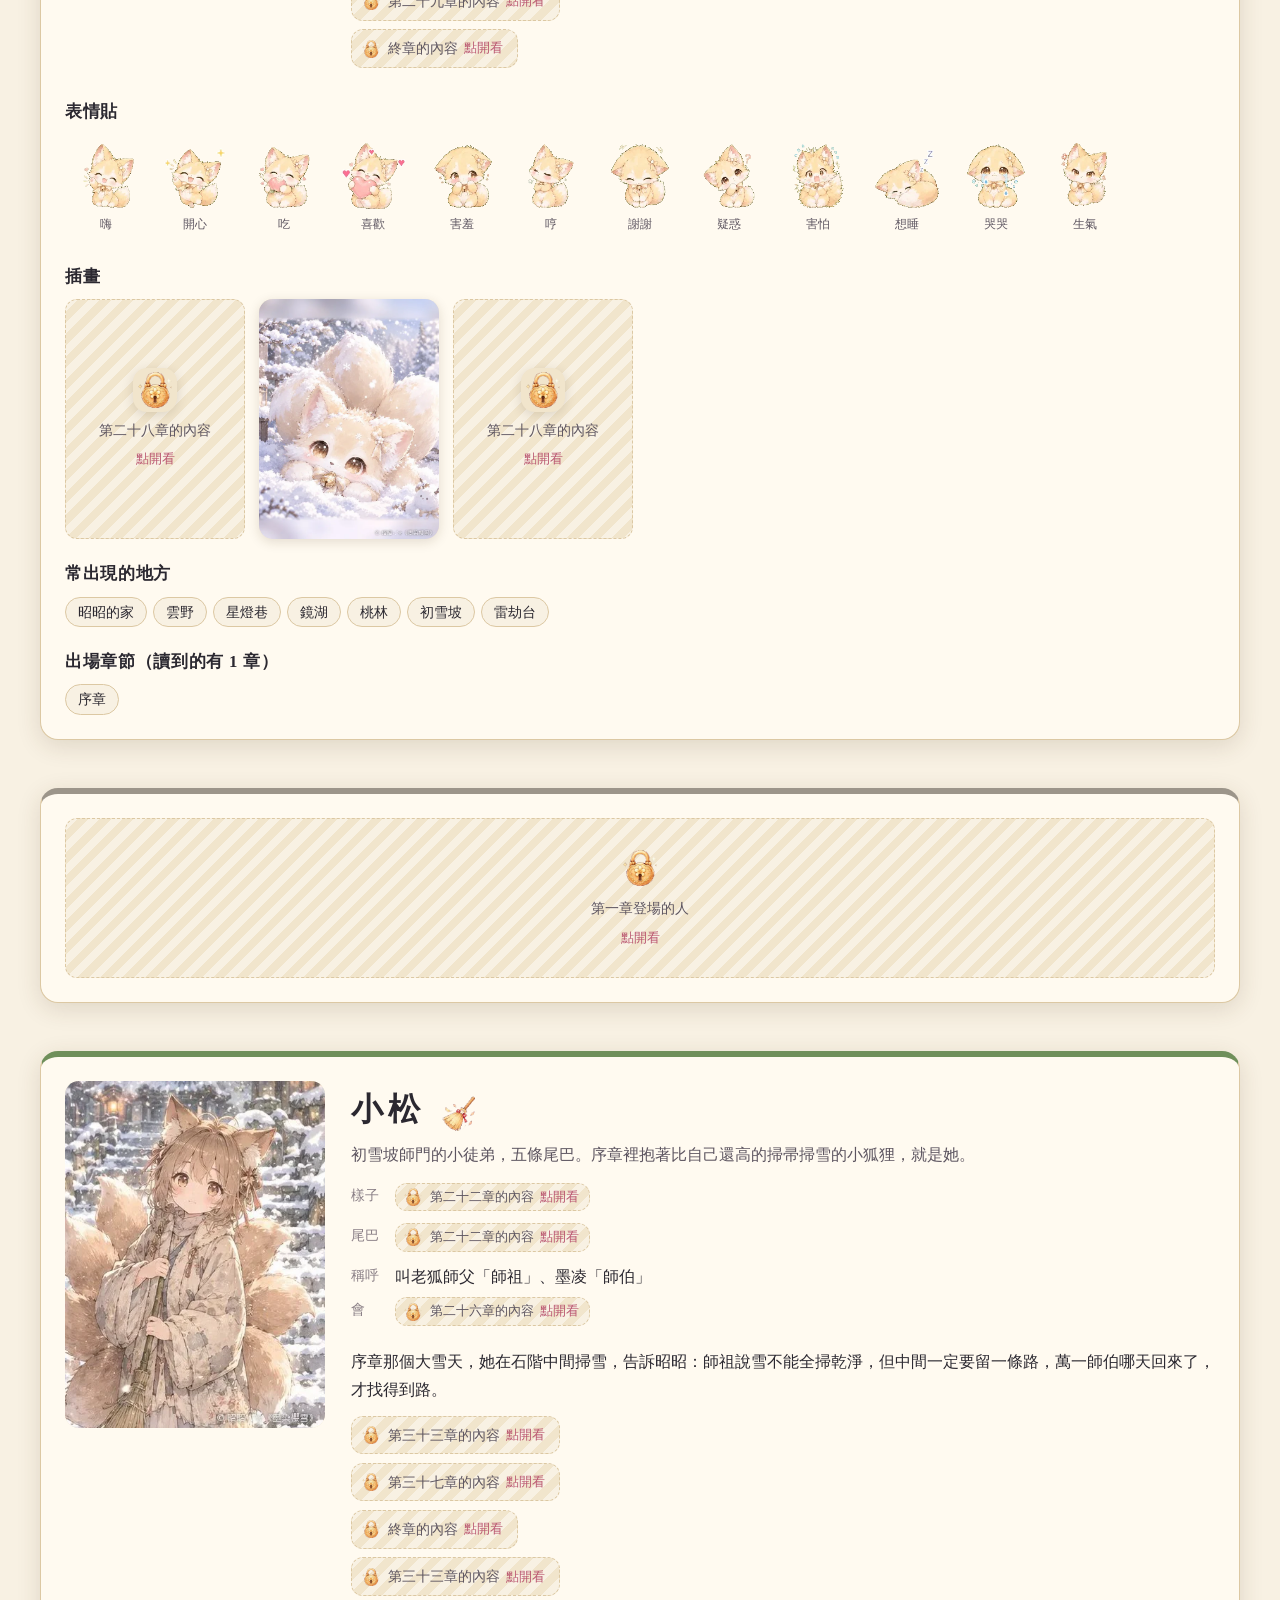
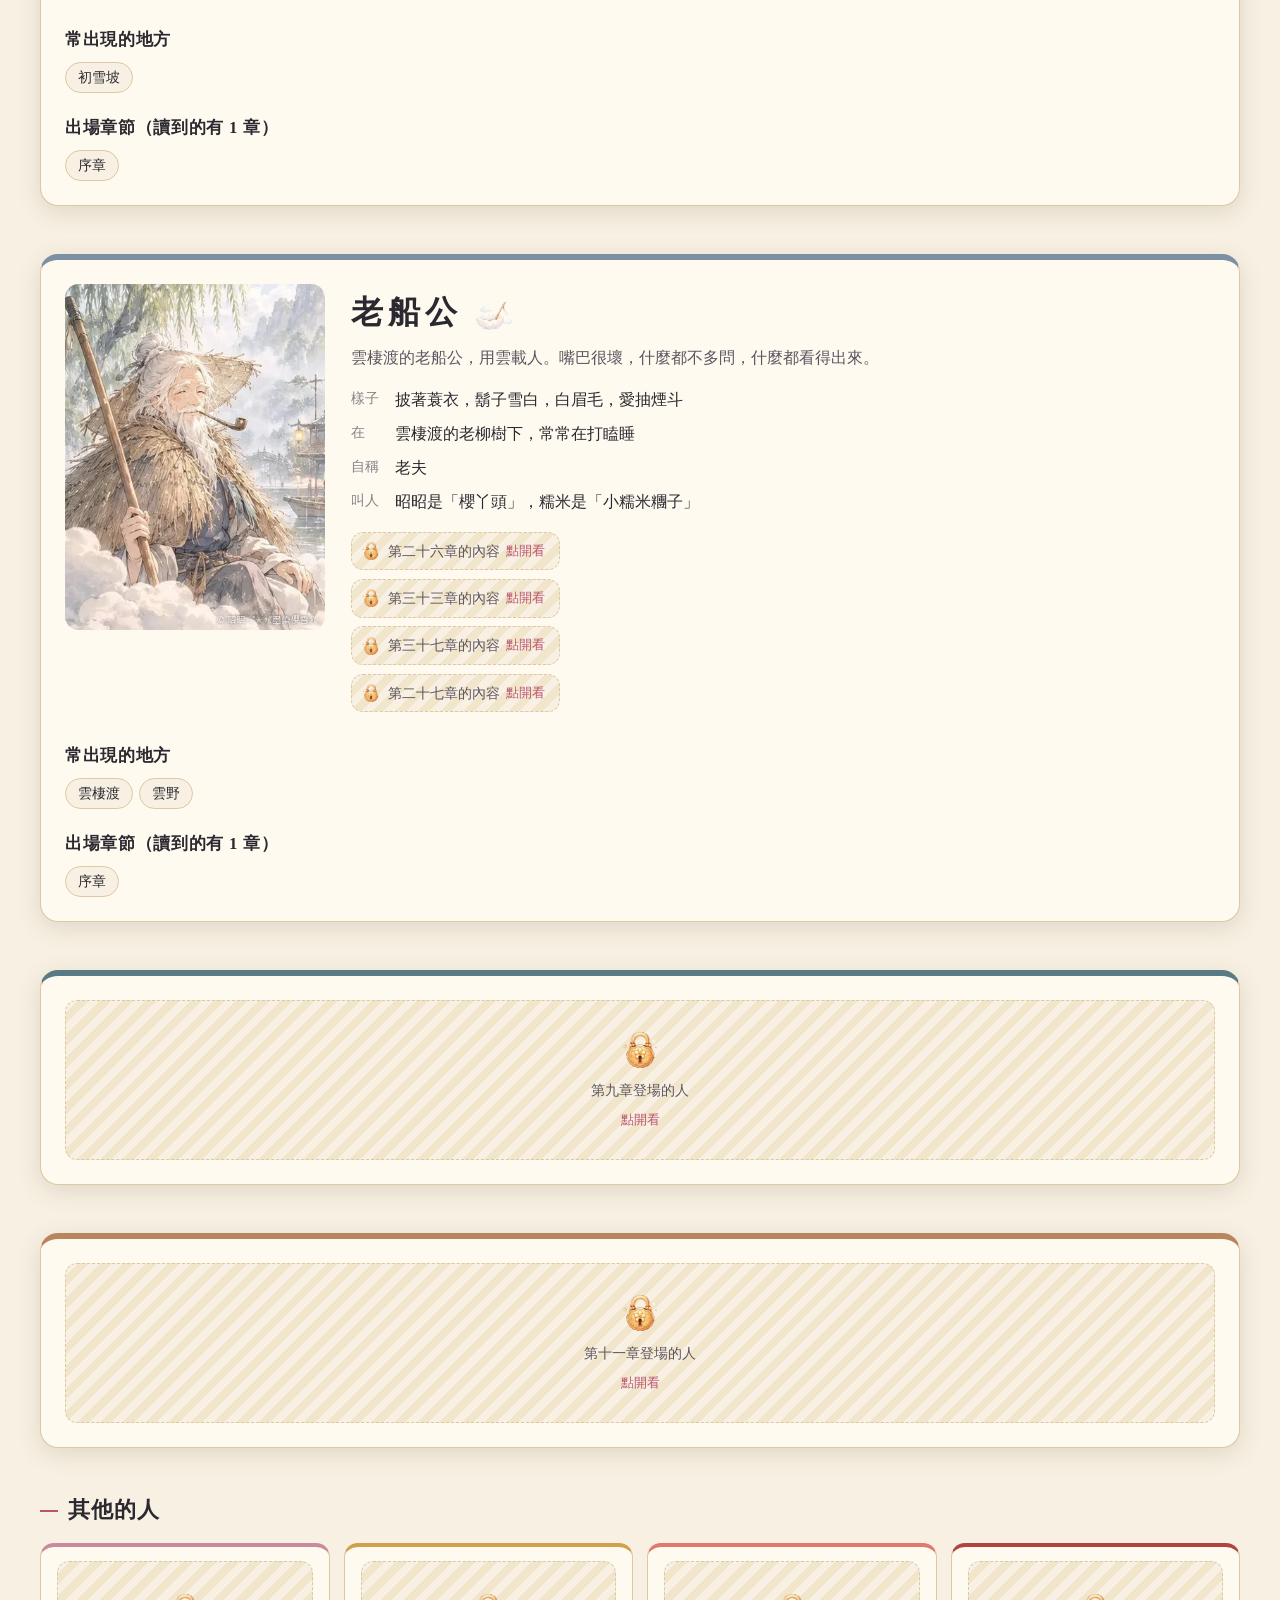
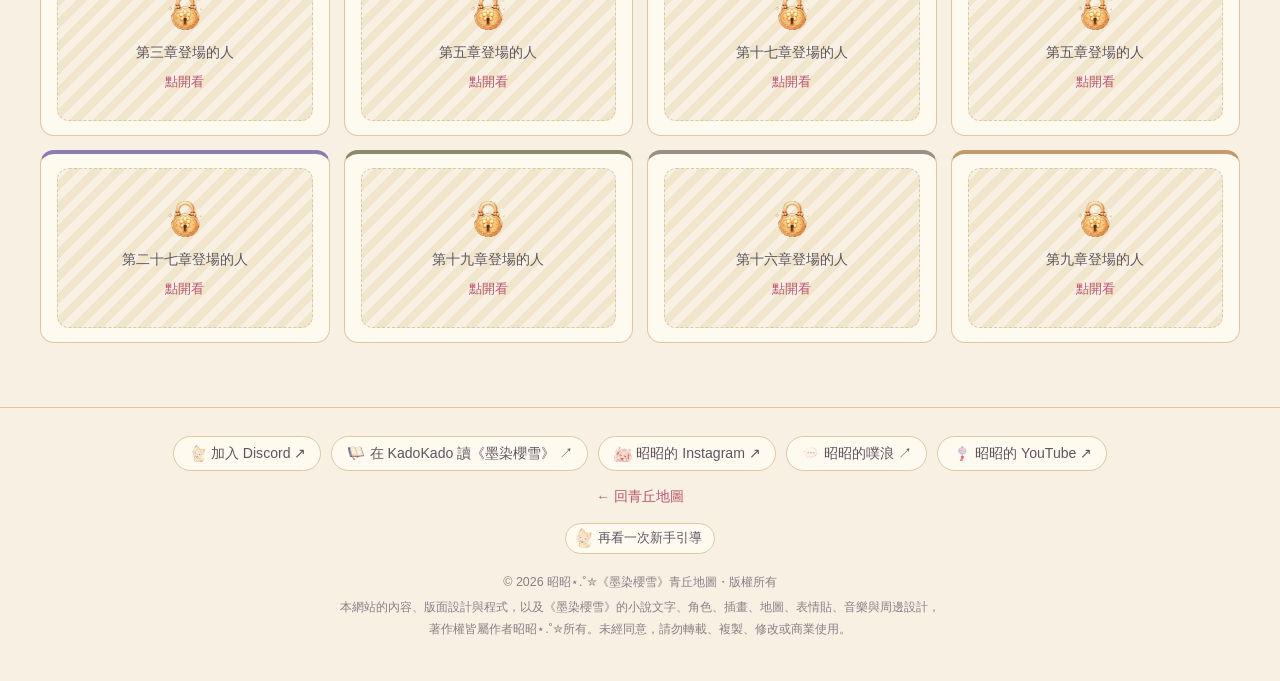
<file: characters.html>
<!doctype html>
<html lang="zh-Hant">
<head>
  <meta charset="utf-8">
  <!-- 網路安全：只准載入這個網站自己、GoatCounter 和 Google 字型的東西（防止被塞進別的程式） -->
  <meta http-equiv="Content-Security-Policy" content="default-src 'self'; script-src 'self' https://gc.zgo.at 'sha256-EeIUO2T9j26SzKqmVnqqejVLIuXug2+1lpc7whHD3sM='; style-src 'self' 'unsafe-inline' https://fonts.googleapis.com; font-src 'self' https://fonts.gstatic.com; img-src 'self' data: blob: https://jiayi.goatcounter.com; connect-src 'self' https://jiayi.goatcounter.com; frame-src 'self'; object-src 'none'; base-uri 'self'; form-action 'self'; upgrade-insecure-requests">
  <meta name="referrer" content="strict-origin-when-cross-origin">
  <meta name="viewport" content="width=device-width, initial-scale=1">
  <title>角色介紹｜墨染櫻雪 青丘地圖</title>
  <!-- 分享預覽（Discord、LINE、FB 貼網址時出現的卡片）＋網站小圖示 -->
  <meta name="description" content="《墨染櫻雪》角色介紹：櫻粉色的九尾狐昭昭、墨黑色的九尾狐墨凌、米黃色的小狐狸糯米，還有初雪坡、雲野和人間的大家。九尾狐原創小說的角色關係圖和表情貼。">
  <link rel="canonical" href="https://jiayi0910.github.io/qingqiu_website/characters.html">
  <meta name="author" content="昭昭⋆.˚✮">
  <meta name="copyright" content="© 2026 昭昭⋆.˚✮《墨染櫻雪》，版權所有，請勿轉載">
  <meta name="theme-color" content="#b9556f">
  <meta property="og:type" content="website">
  <meta property="og:site_name" content="墨染櫻雪・青丘地圖">
  <meta property="og:title" content="角色介紹｜墨染櫻雪 青丘地圖">
  <meta property="og:description" content="《墨染櫻雪》角色介紹：櫻粉色的九尾狐昭昭、墨黑色的九尾狐墨凌、米黃色的小狐狸糯米，還有初雪坡、雲野和人間的大家。九尾狐原創小說的角色關係圖和表情貼。">
  <meta property="og:url" content="https://jiayi0910.github.io/qingqiu_website/characters.html">
  <meta property="og:image" content="https://jiayi0910.github.io/qingqiu_website/images/og/characters.jpg">
  <meta property="og:image:width" content="1200">
  <meta property="og:image:height" content="630">
  <meta property="og:locale" content="zh_TW">
  <meta name="twitter:card" content="summary_large_image">
  <link rel="icon" type="image/png" sizes="32x32" href="images/favicon-32.png">
  <link rel="icon" type="image/png" sizes="192x192" href="images/favicon-192.png">
  <link rel="apple-touch-icon" href="images/apple-touch-icon.png">
  <!-- /分享預覽 -->
  <link rel="preconnect" href="https://fonts.googleapis.com">
  <link rel="preconnect" href="https://fonts.gstatic.com" crossorigin>
  <link href="https://fonts.googleapis.com/css2?family=Noto+Serif+TC:wght@500;700&display=swap" rel="stylesheet">
  <link rel="stylesheet" href="css/style.css">
</head>
<body data-page="characters">
  <header class="site-header">
    <div class="wrap">
      <a class="brand" href="index.html"><span class="brand-title">墨染櫻雪</span><span class="brand-sub">青丘地圖</span></a>
      <nav class="site-nav" aria-label="網站"></nav>
    </div>
  </header>

  <main class="wrap">
    <div class="page-title">
      <h1>角色</h1>
      <p>住在青丘、雲野，和人間的大家</p>
    </div>
    <nav class="char-picker" id="char-picker" aria-label="角色"></nav>
    <section class="section" aria-labelledby="rel-title">
      <h2 id="rel-title">關係圖</h2>
      <div class="rel-wrap" id="relations"></div>
    </section>
    <div id="char-list"></div>
  </main>

  <footer class="site-footer"><a href="index.html">← 回青丘地圖</a></footer>

  <script src="js/data/places.js"></script>
  <script src="js/data/characters.js"></script>
  <script src="js/data/chapters.js"></script>
  <script src="js/data/music.js"></script>
  <script src="js/common.js"></script>
  <script src="js/characters.js"></script>
  <script src="js/player.js"></script>
  <script src="js/tour.js"></script>
</body>
</html>
</file>
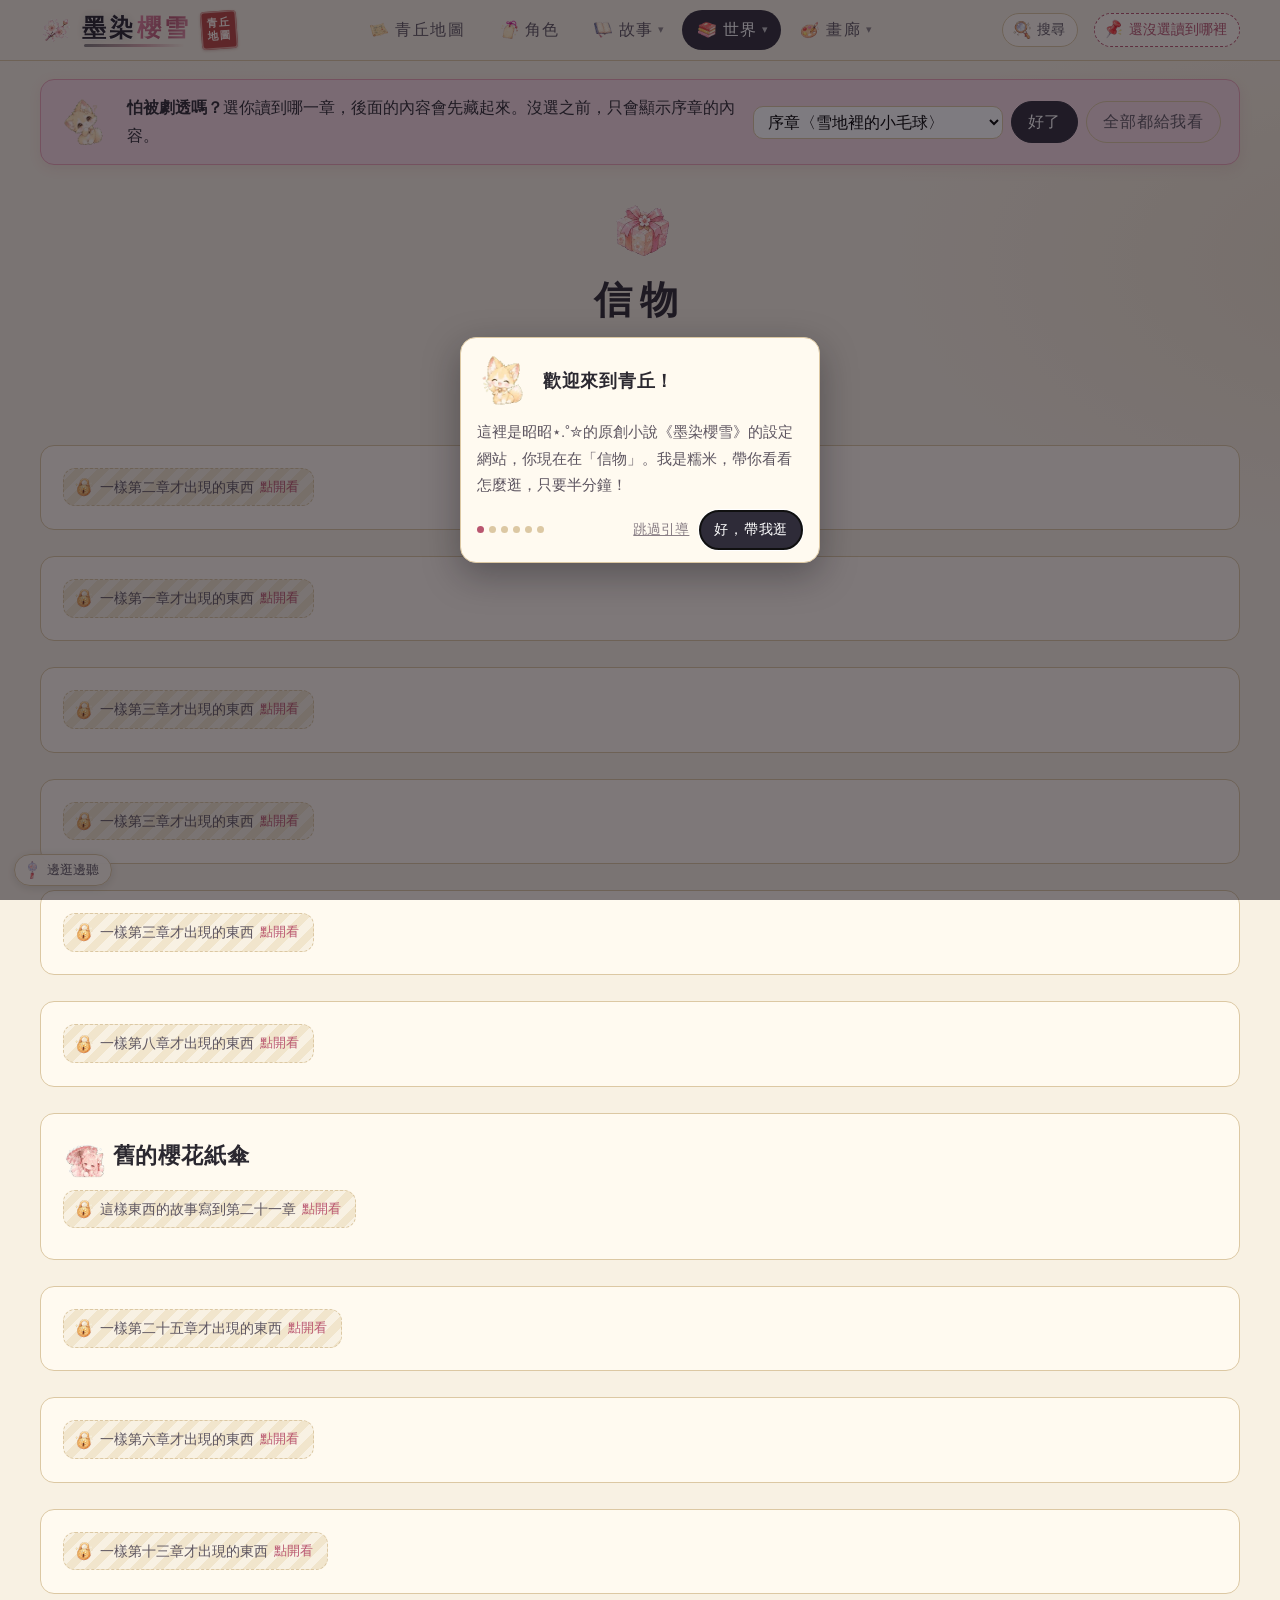
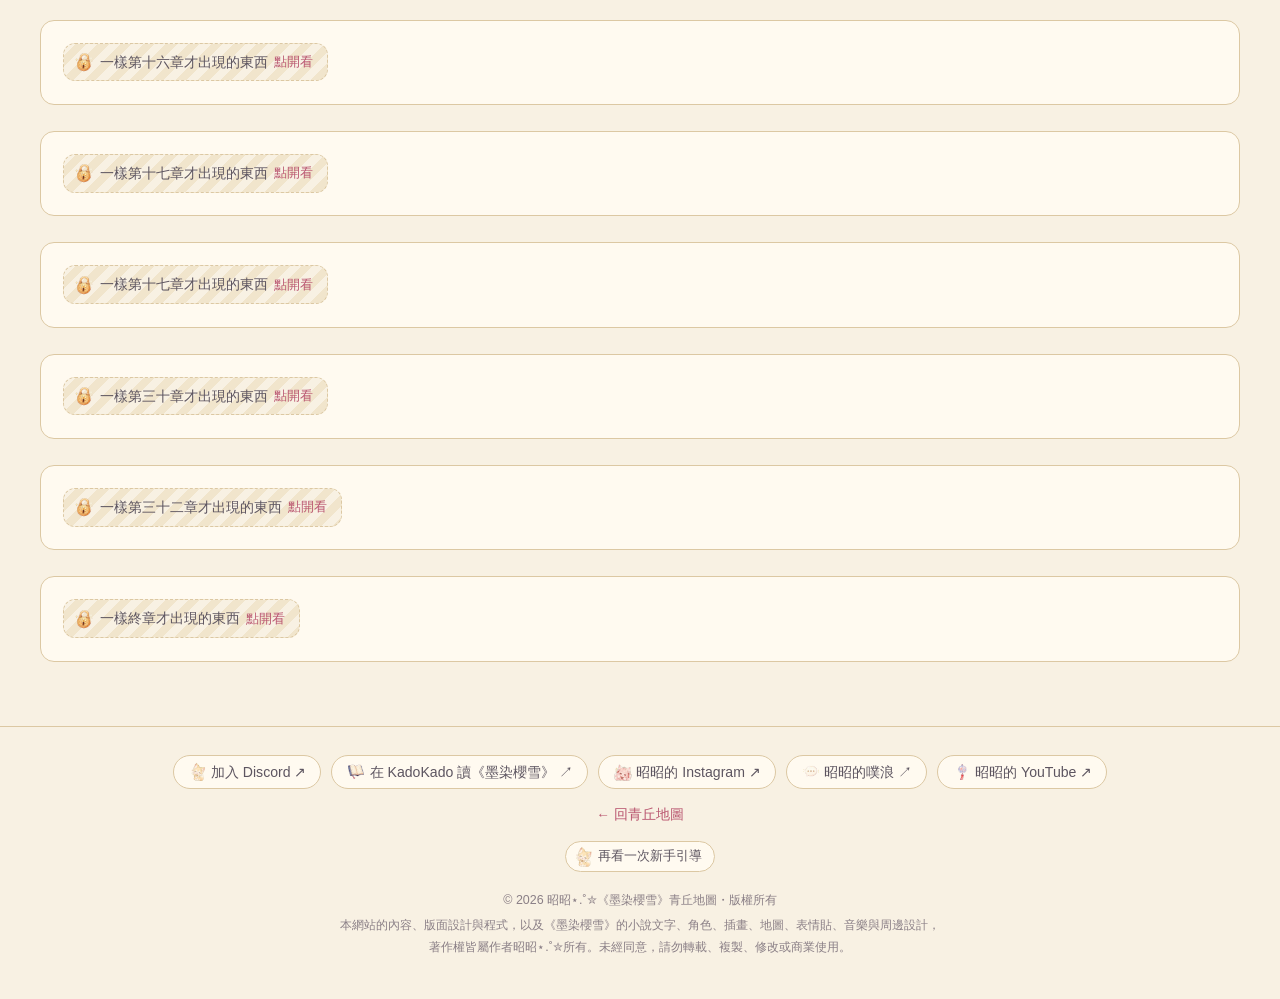
<file: items.html>
<!doctype html>
<html lang="zh-Hant">
<head>
  <meta charset="utf-8">
  <!-- 網路安全：只准載入這個網站自己、GoatCounter 和 Google 字型的東西（防止被塞進別的程式） -->
  <meta http-equiv="Content-Security-Policy" content="default-src 'self'; script-src 'self' https://gc.zgo.at 'sha256-EeIUO2T9j26SzKqmVnqqejVLIuXug2+1lpc7whHD3sM='; style-src 'self' 'unsafe-inline' https://fonts.googleapis.com; font-src 'self' https://fonts.gstatic.com; img-src 'self' data: blob: https://jiayi.goatcounter.com; connect-src 'self' https://jiayi.goatcounter.com; frame-src 'self'; object-src 'none'; base-uri 'self'; form-action 'self'; upgrade-insecure-requests">
  <meta name="referrer" content="strict-origin-when-cross-origin">
  <meta name="viewport" content="width=device-width, initial-scale=1">
  <title>信物｜墨染櫻雪 青丘地圖</title>
  <!-- 分享預覽（Discord、LINE、FB 貼網址時出現的卡片）＋網站小圖示 -->
  <meta name="description" content="山門的燈、一百張符紙、櫻花紙傘……《墨染櫻雪》裡沒有說出口的話，都放在東西裡。九尾狐原創小說裡的重要信物。">
  <link rel="canonical" href="https://jiayi0910.github.io/qingqiu_website/items.html">
  <meta name="author" content="昭昭⋆.˚✮">
  <meta name="copyright" content="© 2026 昭昭⋆.˚✮《墨染櫻雪》，版權所有，請勿轉載">
  <meta name="theme-color" content="#b9556f">
  <meta property="og:type" content="website">
  <meta property="og:site_name" content="墨染櫻雪・青丘地圖">
  <meta property="og:title" content="信物｜墨染櫻雪 青丘地圖">
  <meta property="og:description" content="山門的燈、一百張符紙、櫻花紙傘……《墨染櫻雪》裡沒有說出口的話，都放在東西裡。九尾狐原創小說裡的重要信物。">
  <meta property="og:url" content="https://jiayi0910.github.io/qingqiu_website/items.html">
  <meta property="og:image" content="https://jiayi0910.github.io/qingqiu_website/images/og/items.jpg">
  <meta property="og:image:width" content="1200">
  <meta property="og:image:height" content="630">
  <meta property="og:locale" content="zh_TW">
  <meta name="twitter:card" content="summary_large_image">
  <link rel="icon" type="image/png" sizes="32x32" href="images/favicon-32.png">
  <link rel="icon" type="image/png" sizes="192x192" href="images/favicon-192.png">
  <link rel="apple-touch-icon" href="images/apple-touch-icon.png">
  <!-- /分享預覽 -->
  <link rel="preconnect" href="https://fonts.googleapis.com">
  <link rel="preconnect" href="https://fonts.gstatic.com" crossorigin>
  <link href="https://fonts.googleapis.com/css2?family=Noto+Serif+TC:wght@500;700&display=swap" rel="stylesheet">
  <link rel="stylesheet" href="css/style.css">
</head>
<body data-page="items">
  <header class="site-header">
    <div class="wrap">
      <a class="brand" href="index.html"><span class="brand-title">墨染櫻雪</span><span class="brand-sub">青丘地圖</span></a>
      <nav class="site-nav" aria-label="網站"></nav>
    </div>
  </header>

  <main class="wrap">
    <div class="page-title">
      <h1>信物</h1>
      <p>這個故事裡，很多話沒有說出口，都放在東西裡。</p>
    </div>
    <nav class="chips item-index" id="item-index" aria-label="信物"></nav>
    <div id="items"></div>
  </main>

  <footer class="site-footer"><a href="index.html">← 回青丘地圖</a></footer>

  <script src="js/data/places.js"></script>
  <script src="js/data/characters.js"></script>
  <script src="js/data/chapters.js"></script>
  <script src="js/data/items.js"></script>
  <script src="js/data/music.js"></script>
  <script src="js/common.js"></script>
  <script src="js/items.js"></script>
  <script src="js/player.js"></script>
  <script src="js/tour.js"></script>
</body>
</html>
</file>
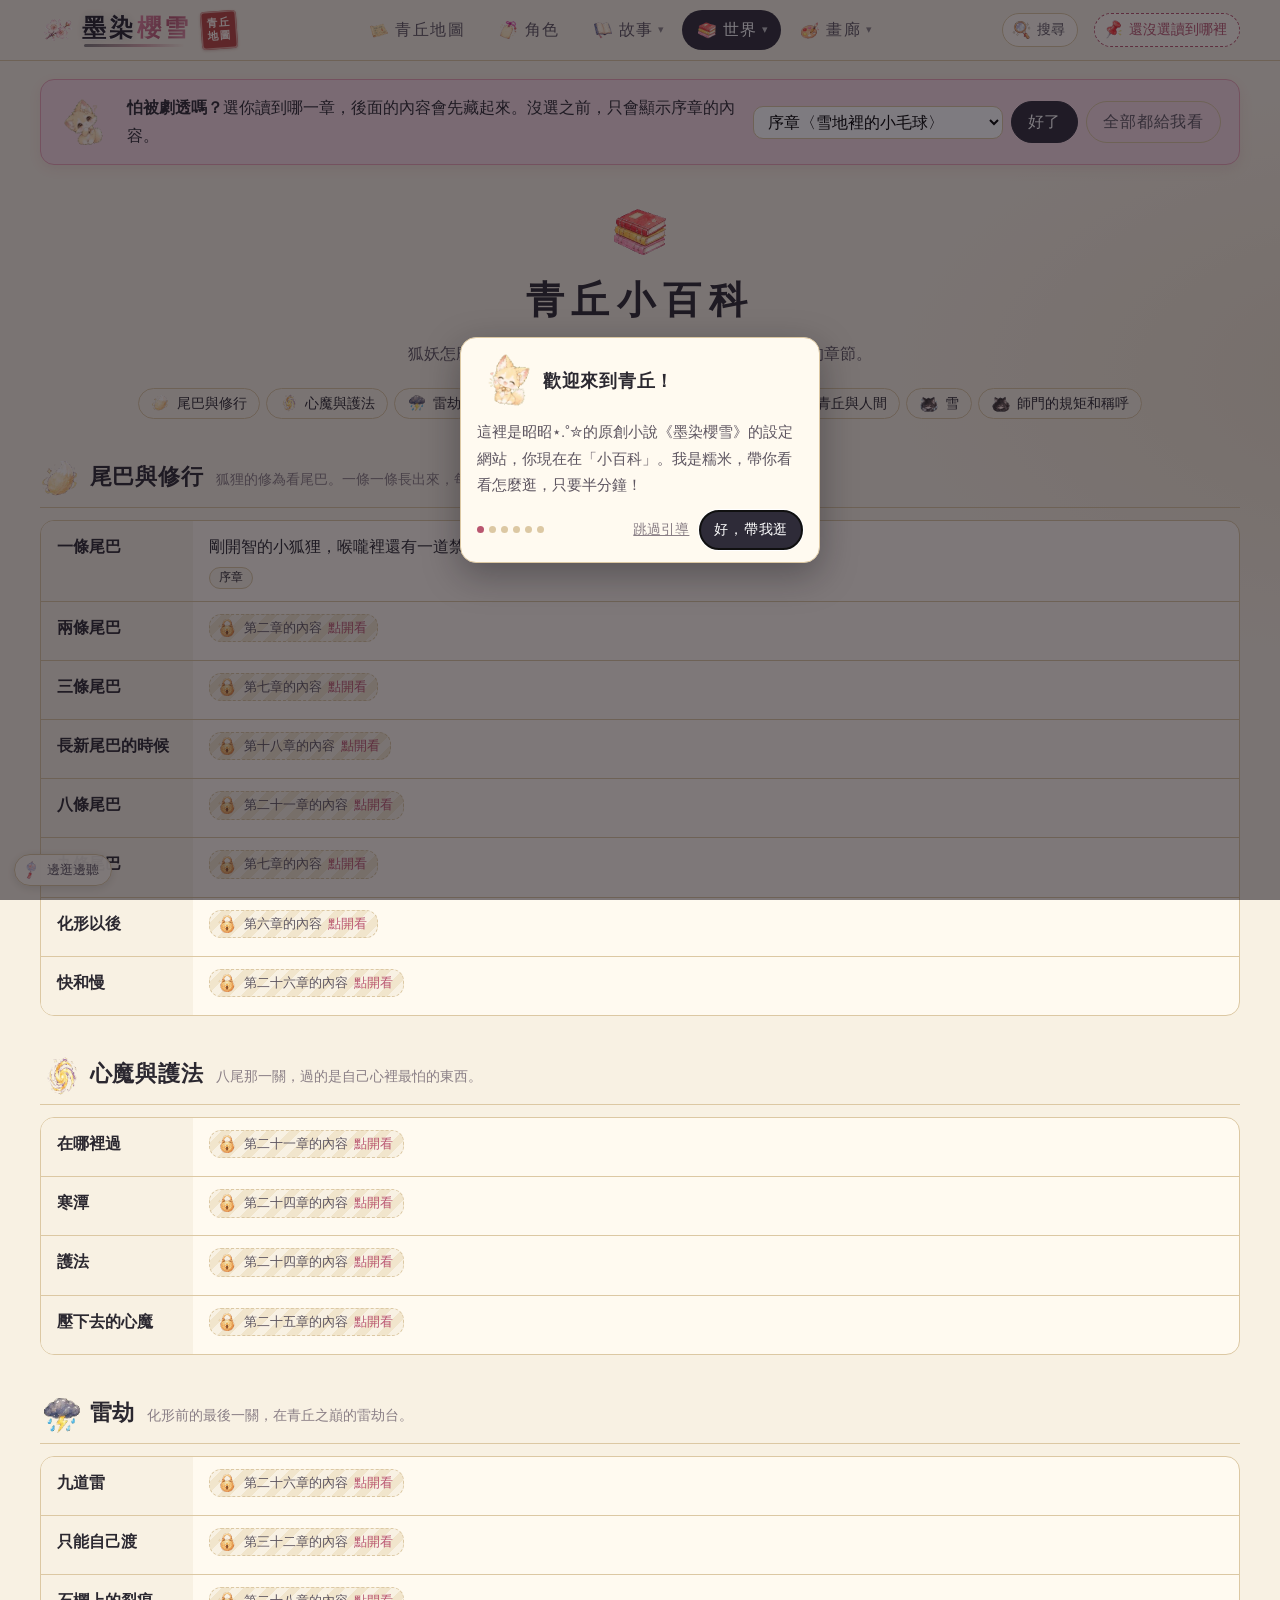
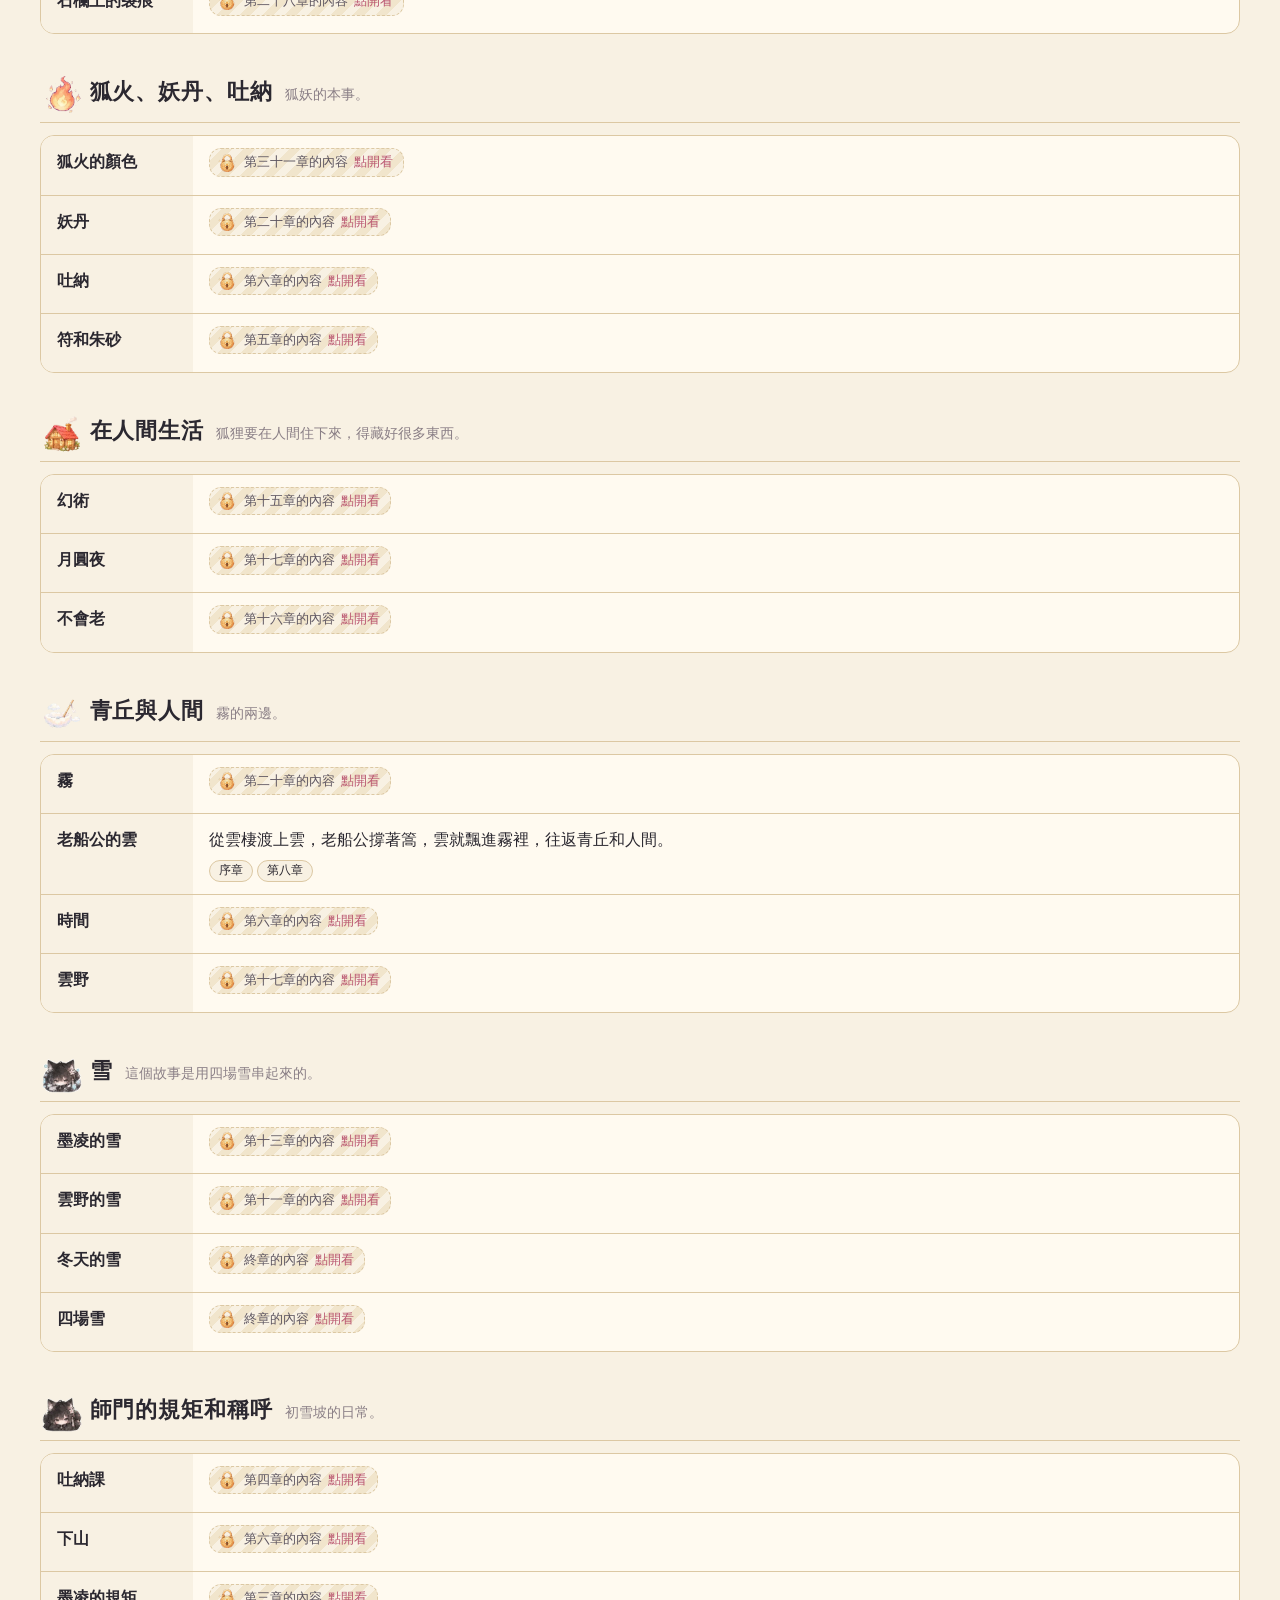
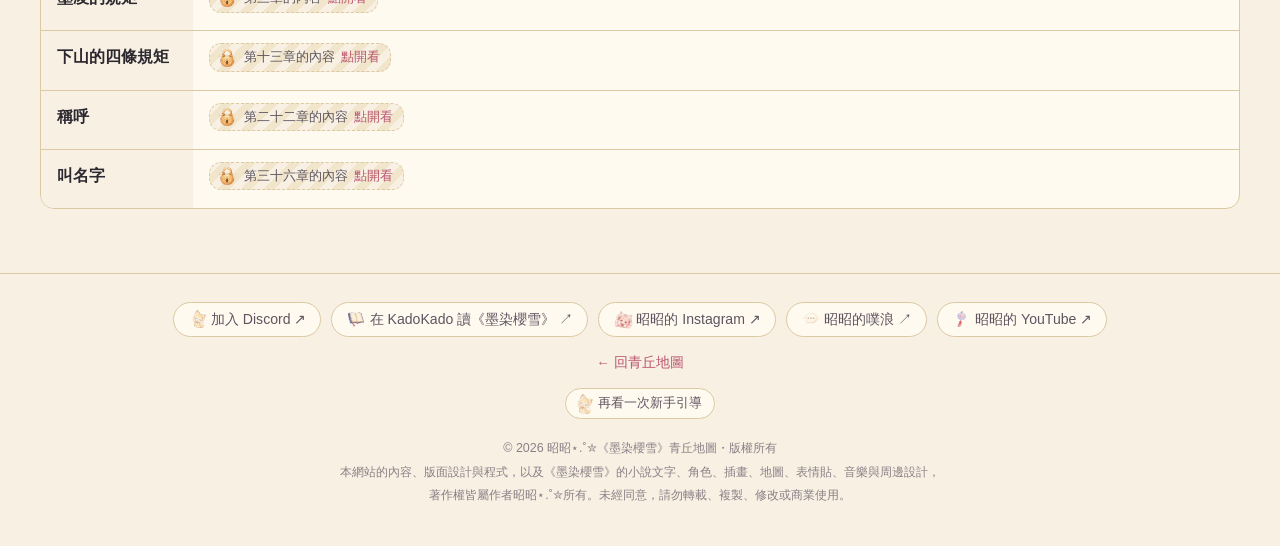
<file: lore.html>
<!doctype html>
<html lang="zh-Hant">
<head>
  <meta charset="utf-8">
  <!-- 網路安全：只准載入這個網站自己、GoatCounter 和 Google 字型的東西（防止被塞進別的程式） -->
  <meta http-equiv="Content-Security-Policy" content="default-src 'self'; script-src 'self' https://gc.zgo.at 'sha256-EeIUO2T9j26SzKqmVnqqejVLIuXug2+1lpc7whHD3sM='; style-src 'self' 'unsafe-inline' https://fonts.googleapis.com; font-src 'self' https://fonts.gstatic.com; img-src 'self' data: blob: https://jiayi.goatcounter.com; connect-src 'self' https://jiayi.goatcounter.com; frame-src 'self'; object-src 'none'; base-uri 'self'; form-action 'self'; upgrade-insecure-requests">
  <meta name="referrer" content="strict-origin-when-cross-origin">
  <meta name="viewport" content="width=device-width, initial-scale=1">
  <title>青丘小百科｜墨染櫻雪 青丘地圖</title>
  <!-- 分享預覽（Discord、LINE、FB 貼網址時出現的卡片）＋網站小圖示 -->
  <meta name="description" content="九尾狐怎麼一條一條長尾巴、心魔和雷劫、狐火和妖丹，還有青丘和人間之間的霧。《墨染櫻雪》原創小說的世界設定。">
  <link rel="canonical" href="https://jiayi0910.github.io/qingqiu_website/lore.html">
  <meta name="author" content="昭昭⋆.˚✮">
  <meta name="copyright" content="© 2026 昭昭⋆.˚✮《墨染櫻雪》，版權所有，請勿轉載">
  <meta name="theme-color" content="#b9556f">
  <meta property="og:type" content="website">
  <meta property="og:site_name" content="墨染櫻雪・青丘地圖">
  <meta property="og:title" content="青丘小百科｜墨染櫻雪 青丘地圖">
  <meta property="og:description" content="九尾狐怎麼一條一條長尾巴、心魔和雷劫、狐火和妖丹，還有青丘和人間之間的霧。《墨染櫻雪》原創小說的世界設定。">
  <meta property="og:url" content="https://jiayi0910.github.io/qingqiu_website/lore.html">
  <meta property="og:image" content="https://jiayi0910.github.io/qingqiu_website/images/og/lore.jpg">
  <meta property="og:image:width" content="1200">
  <meta property="og:image:height" content="630">
  <meta property="og:locale" content="zh_TW">
  <meta name="twitter:card" content="summary_large_image">
  <link rel="icon" type="image/png" sizes="32x32" href="images/favicon-32.png">
  <link rel="icon" type="image/png" sizes="192x192" href="images/favicon-192.png">
  <link rel="apple-touch-icon" href="images/apple-touch-icon.png">
  <!-- /分享預覽 -->
  <link rel="preconnect" href="https://fonts.googleapis.com">
  <link rel="preconnect" href="https://fonts.gstatic.com" crossorigin>
  <link href="https://fonts.googleapis.com/css2?family=Noto+Serif+TC:wght@500;700&display=swap" rel="stylesheet">
  <link rel="stylesheet" href="css/style.css">
</head>
<body data-page="lore">
  <header class="site-header">
    <div class="wrap">
      <a class="brand" href="index.html"><span class="brand-title">墨染櫻雪</span><span class="brand-sub">青丘地圖</span></a>
      <nav class="site-nav" aria-label="網站"></nav>
    </div>
  </header>

  <main class="wrap">
    <div class="page-title">
      <h1>青丘小百科</h1>
      <p>狐妖怎麼修行，這個世界有哪些規則。每一條都標了出處的章節。</p>
    </div>
    <nav class="chips item-index" id="lore-index" aria-label="分類"></nav>
    <div id="lore"></div>
  </main>

  <footer class="site-footer"><a href="index.html">← 回青丘地圖</a></footer>

  <script src="js/data/places.js"></script>
  <script src="js/data/characters.js"></script>
  <script src="js/data/chapters.js"></script>
  <script src="js/data/lore.js"></script>
  <script src="js/data/music.js"></script>
  <script src="js/common.js"></script>
  <script src="js/lore.js"></script>
  <script src="js/player.js"></script>
  <script src="js/tour.js"></script>
</body>
</html>
</file>
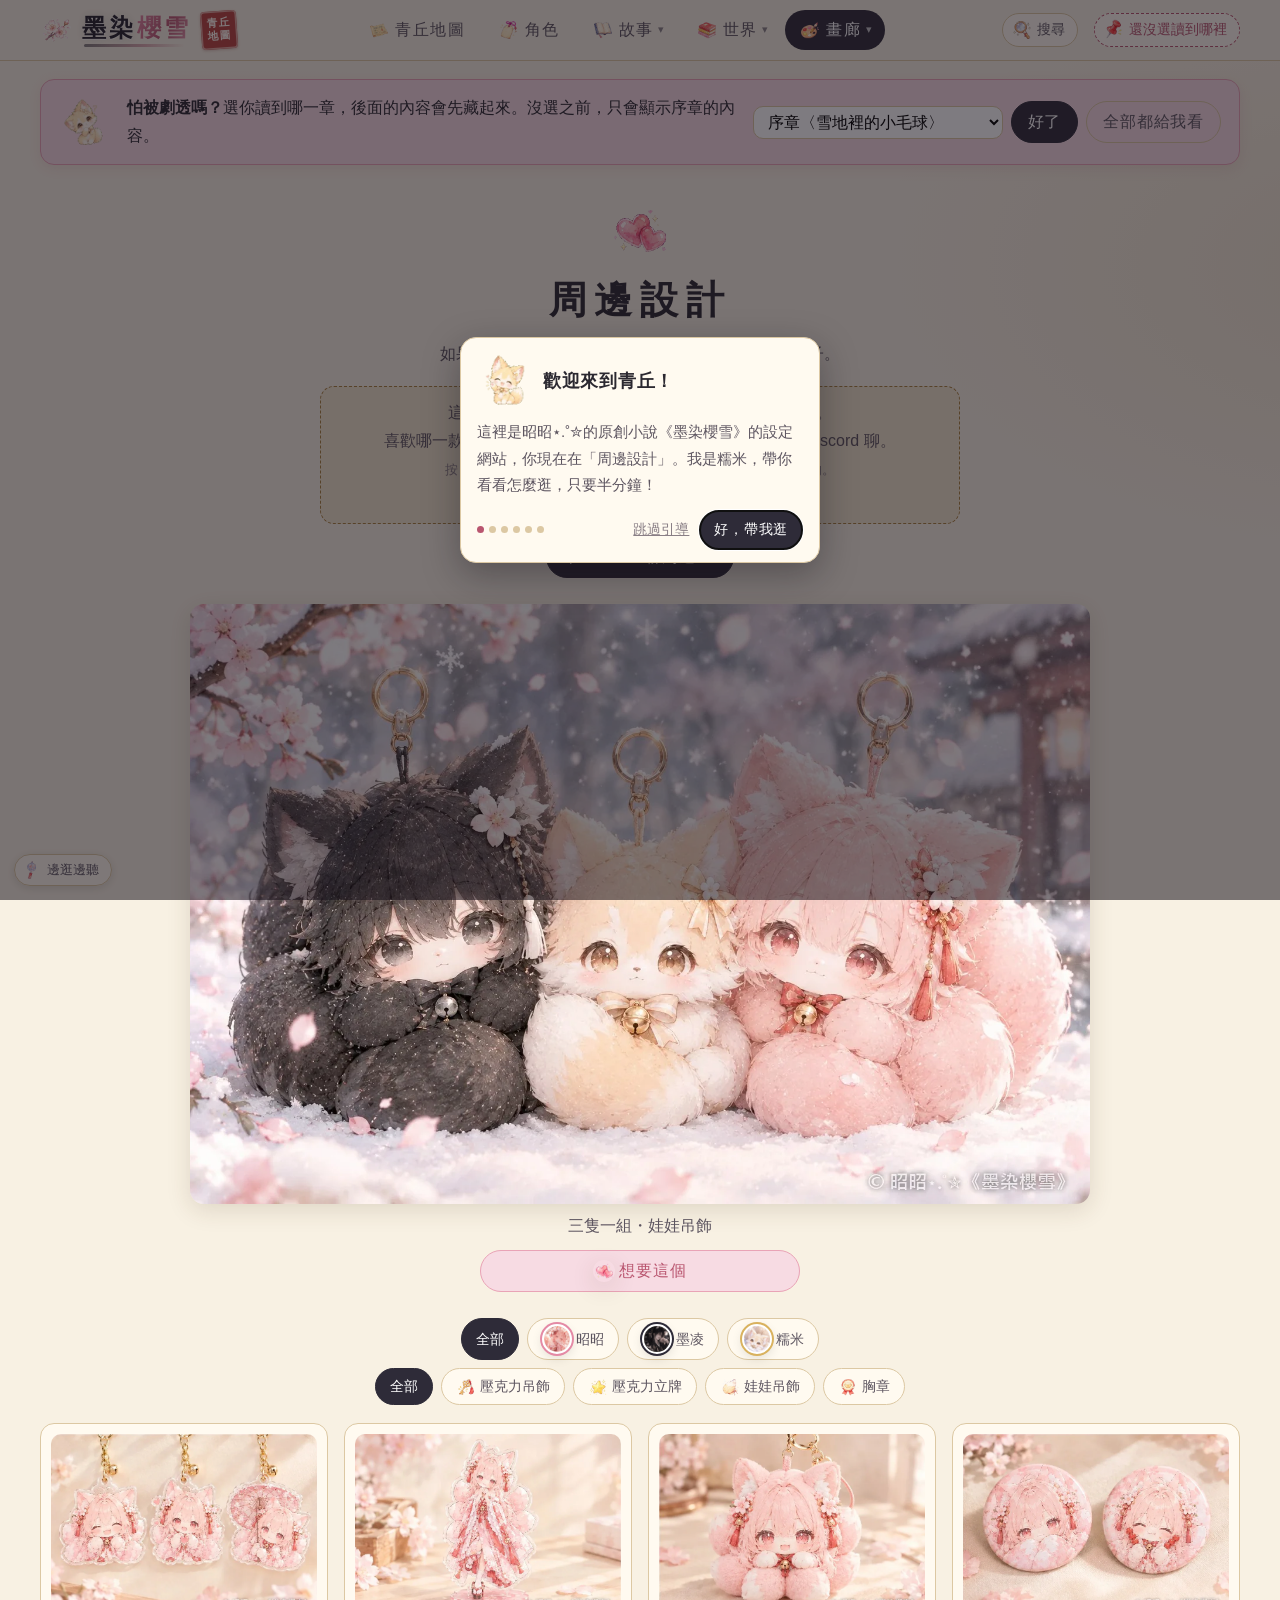
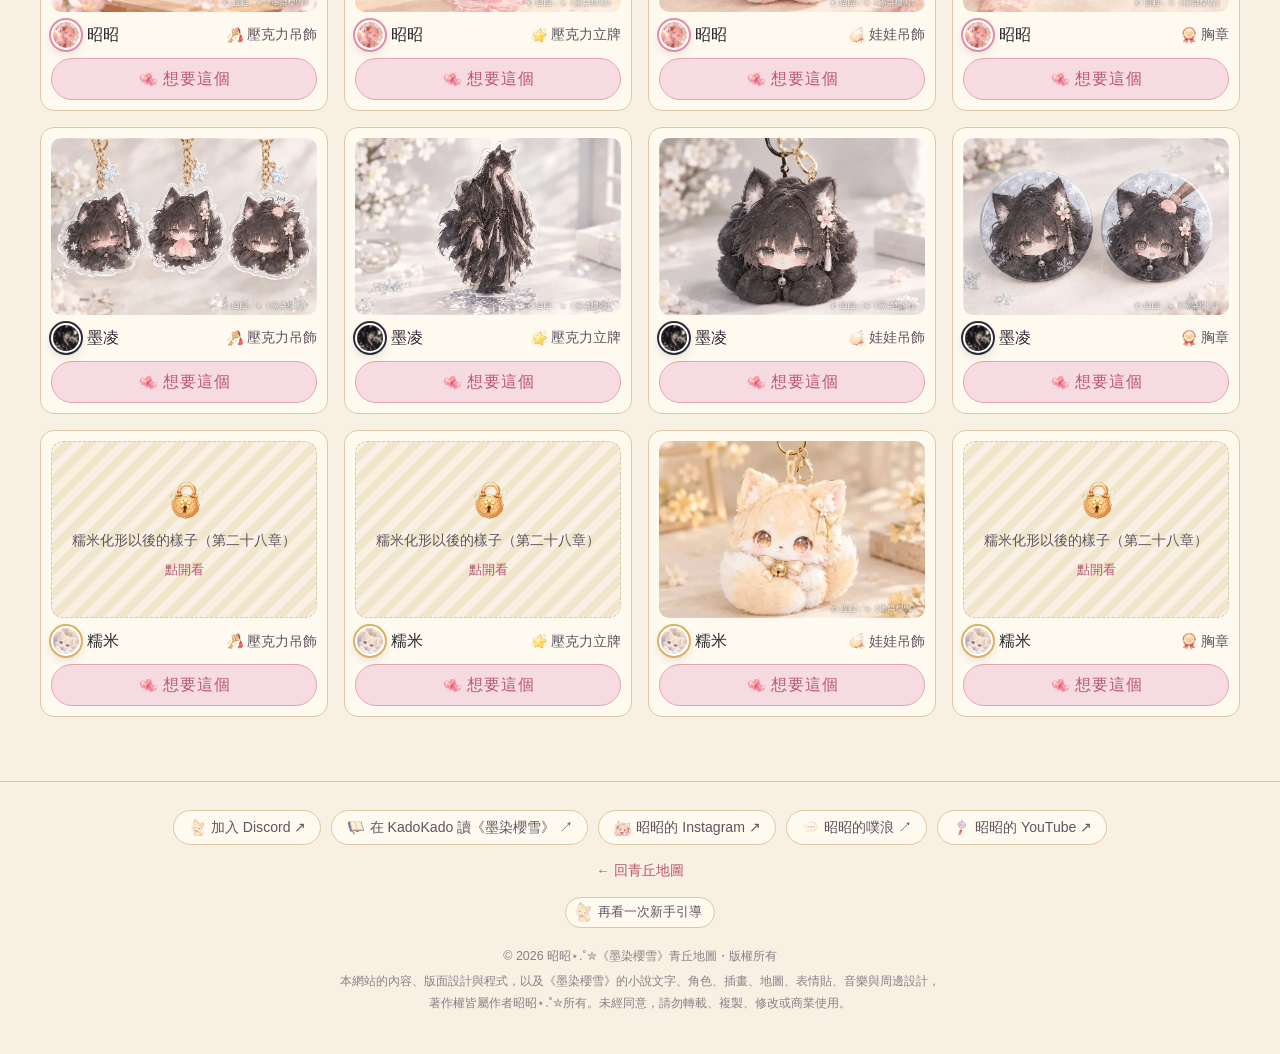
<file: merch.html>
<!doctype html>
<html lang="zh-Hant">
<head>
  <meta charset="utf-8">
  <!-- 網路安全：只准載入這個網站自己、GoatCounter 和 Google 字型的東西（防止被塞進別的程式） -->
  <meta http-equiv="Content-Security-Policy" content="default-src 'self'; script-src 'self' https://gc.zgo.at 'sha256-EeIUO2T9j26SzKqmVnqqejVLIuXug2+1lpc7whHD3sM='; style-src 'self' 'unsafe-inline' https://fonts.googleapis.com; font-src 'self' https://fonts.gstatic.com; img-src 'self' data: blob: https://jiayi.goatcounter.com; connect-src 'self' https://jiayi.goatcounter.com; frame-src 'self'; object-src 'none'; base-uri 'self'; form-action 'self'; upgrade-insecure-requests">
  <meta name="referrer" content="strict-origin-when-cross-origin">
  <meta name="viewport" content="width=device-width, initial-scale=1">
  <title>周邊設計｜墨染櫻雪 青丘地圖</title>
  <!-- 分享預覽（Discord、LINE、FB 貼網址時出現的卡片）＋網站小圖示 -->
  <meta name="description" content="《墨染櫻雪》昭昭、墨凌、糯米的壓克力吊飾、立牌、娃娃吊飾和胸章設計圖。九尾狐原創小說的周邊，目前只是設計，想要哪一個，來 Discord 說。">
  <link rel="canonical" href="https://jiayi0910.github.io/qingqiu_website/merch.html">
  <meta name="author" content="昭昭⋆.˚✮">
  <meta name="copyright" content="© 2026 昭昭⋆.˚✮《墨染櫻雪》，版權所有，請勿轉載">
  <meta name="theme-color" content="#b9556f">
  <meta property="og:type" content="website">
  <meta property="og:site_name" content="墨染櫻雪・青丘地圖">
  <meta property="og:title" content="周邊設計｜墨染櫻雪 青丘地圖">
  <meta property="og:description" content="《墨染櫻雪》昭昭、墨凌、糯米的壓克力吊飾、立牌、娃娃吊飾和胸章設計圖。九尾狐原創小說的周邊，目前只是設計，想要哪一個，來 Discord 說。">
  <meta property="og:url" content="https://jiayi0910.github.io/qingqiu_website/merch.html">
  <meta property="og:image" content="https://jiayi0910.github.io/qingqiu_website/images/og/merch.jpg">
  <meta property="og:image:width" content="1200">
  <meta property="og:image:height" content="630">
  <meta property="og:locale" content="zh_TW">
  <meta name="twitter:card" content="summary_large_image">
  <link rel="icon" type="image/png" sizes="32x32" href="images/favicon-32.png">
  <link rel="icon" type="image/png" sizes="192x192" href="images/favicon-192.png">
  <link rel="apple-touch-icon" href="images/apple-touch-icon.png">
  <!-- /分享預覽 -->
  <link rel="preconnect" href="https://fonts.googleapis.com">
  <link rel="preconnect" href="https://fonts.gstatic.com" crossorigin>
  <link href="https://fonts.googleapis.com/css2?family=Noto+Serif+TC:wght@500;700&display=swap" rel="stylesheet">
  <link rel="stylesheet" href="css/style.css">
</head>
<body data-page="merch">
  <header class="site-header">
    <div class="wrap">
      <a class="brand" href="index.html"><span class="brand-title">墨染櫻雪</span><span class="brand-sub">青丘地圖</span></a>
      <nav class="site-nav" aria-label="網站"></nav>
    </div>
  </header>

  <main class="wrap">
    <div class="page-title">
      <h1>周邊設計</h1>
      <p>如果昭昭、墨凌和糯米變成小東西，大概會是這個樣子。</p>
    </div>

    <p class="merch-note">這些是<strong>周邊的設計圖</strong>，目前還沒有生產，也沒有販售。<br>
      喜歡哪一款，就按它下面的「想要這個」；想多說幾句，來 Discord 聊。<br>
      <small>按「想要這個」只會記下那一款被想要了幾次，不會記錄是誰按的。</small><br>
      <small>設計圖的著作權屬於作者昭昭⋆.˚✮，請勿自行製作或販售。</small></p>
    <div class="merch-cta"><a class="btn" href="https://discord.gg/Cu5AFdTFCa" target="_blank" rel="noopener">來 Discord 聊周邊 ↗</a></div>

    <figure class="merch-hero" id="merch-hero"></figure>

    <div class="merch-filters">
      <div class="filters" id="merch-filter-char" role="group" aria-label="角色"></div>
      <div class="filters" id="merch-filter-type" role="group" aria-label="種類"></div>
    </div>
    <div class="merch-grid" id="merch-grid"></div>
  </main>

  <footer class="site-footer"><a href="index.html">← 回青丘地圖</a></footer>

  <script src="js/data/places.js"></script>
  <script src="js/data/characters.js"></script>
  <script src="js/data/chapters.js"></script>
  <script src="js/data/merch.js"></script>
  <script src="js/data/music.js"></script>
  <script src="js/common.js"></script>
  <script src="js/merch.js"></script>
  <script src="js/player.js"></script>
  <script src="js/tour.js"></script>
</body>
</html>
</file>
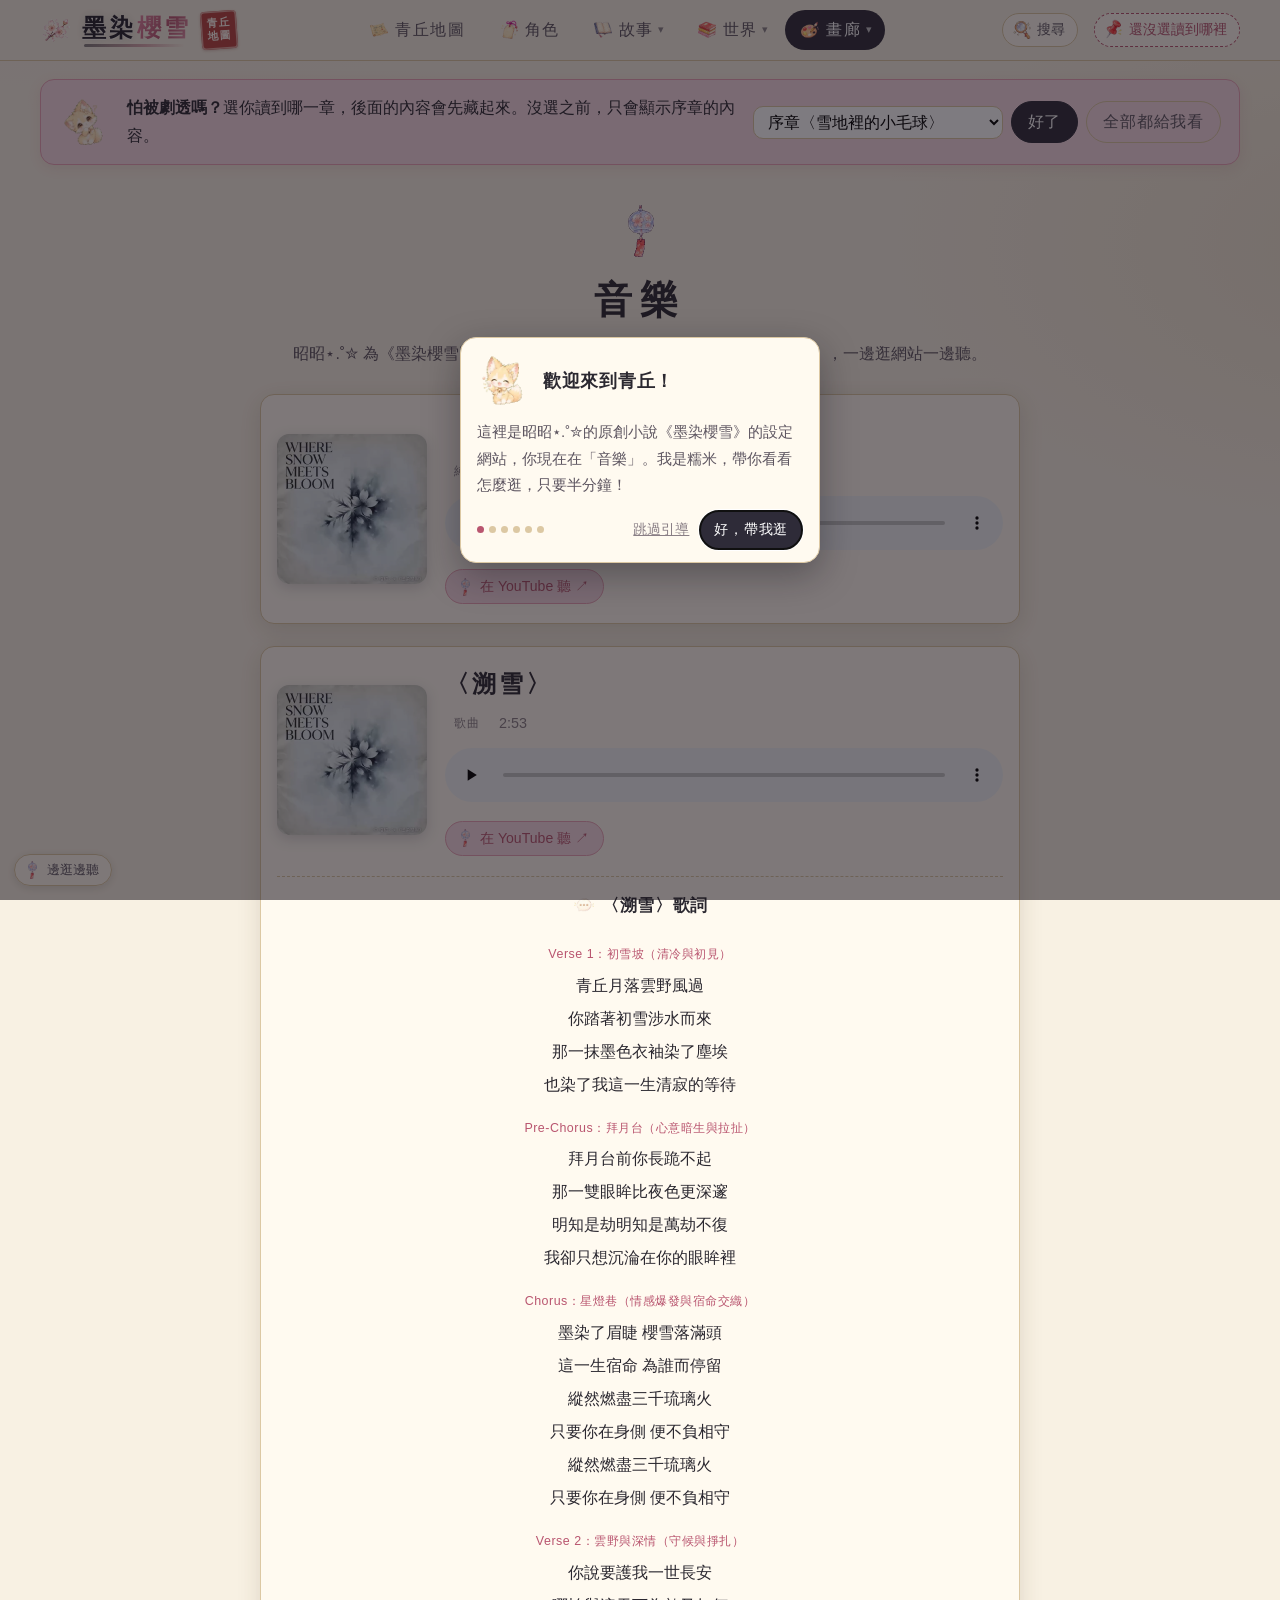
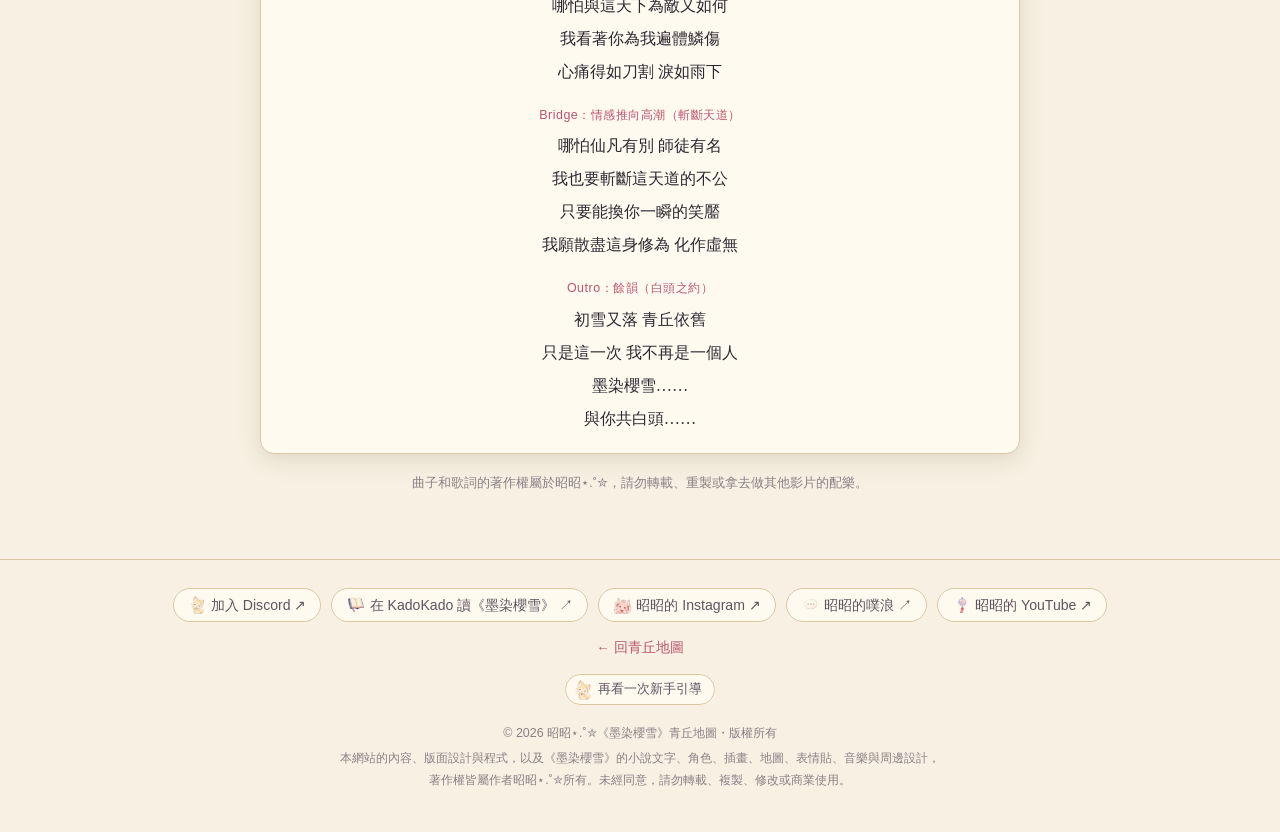
<file: music.html>
<!doctype html>
<html lang="zh-Hant">
<head>
  <meta charset="utf-8">
  <!-- 網路安全：只准載入這個網站自己、GoatCounter 和 Google 字型的東西（防止被塞進別的程式） -->
  <meta http-equiv="Content-Security-Policy" content="default-src 'self'; script-src 'self' https://gc.zgo.at 'sha256-EeIUO2T9j26SzKqmVnqqejVLIuXug2+1lpc7whHD3sM='; style-src 'self' 'unsafe-inline' https://fonts.googleapis.com; font-src 'self' https://fonts.gstatic.com; img-src 'self' data: blob: https://jiayi.goatcounter.com; connect-src 'self' https://jiayi.goatcounter.com; frame-src 'self'; object-src 'none'; base-uri 'self'; form-action 'self'; upgrade-insecure-requests">
  <meta name="referrer" content="strict-origin-when-cross-origin">
  <meta name="viewport" content="width=device-width, initial-scale=1">
  <title>音樂｜墨染櫻雪 霜痕・溯雪</title>
  <!-- 分享預覽（Discord、LINE、FB 貼網址時出現的卡片）＋網站小圖示 -->
  <meta name="description" content="《墨染櫻雪》的原創音樂：純音樂〈霜痕〉和歌曲〈溯雪〉，歌詞完整收錄。九尾狐師徒原創小說的作者昭昭⋆.˚✮ 創作。">
  <link rel="canonical" href="https://jiayi0910.github.io/qingqiu_website/music.html">
  <meta name="author" content="昭昭⋆.˚✮">
  <meta name="copyright" content="© 2026 昭昭⋆.˚✮《墨染櫻雪》，版權所有，請勿轉載">
  <meta name="theme-color" content="#b9556f">
  <meta property="og:type" content="website">
  <meta property="og:site_name" content="墨染櫻雪・青丘地圖">
  <meta property="og:title" content="音樂｜墨染櫻雪 霜痕・溯雪">
  <meta property="og:description" content="《墨染櫻雪》的原創音樂：純音樂〈霜痕〉和歌曲〈溯雪〉，歌詞完整收錄。九尾狐師徒原創小說的作者昭昭⋆.˚✮ 創作。">
  <meta property="og:url" content="https://jiayi0910.github.io/qingqiu_website/music.html">
  <meta property="og:image" content="https://jiayi0910.github.io/qingqiu_website/images/og/music.jpg">
  <meta property="og:image:width" content="1200">
  <meta property="og:image:height" content="630">
  <meta property="og:locale" content="zh_TW">
  <meta name="twitter:card" content="summary_large_image">
  <link rel="icon" type="image/png" sizes="32x32" href="images/favicon-32.png">
  <link rel="icon" type="image/png" sizes="192x192" href="images/favicon-192.png">
  <link rel="apple-touch-icon" href="images/apple-touch-icon.png">
  <!-- /分享預覽 -->
  <link rel="preconnect" href="https://fonts.googleapis.com">
  <link rel="preconnect" href="https://fonts.gstatic.com" crossorigin>
  <link href="https://fonts.googleapis.com/css2?family=Noto+Serif+TC:wght@500;700&display=swap" rel="stylesheet">
  <link rel="stylesheet" href="css/style.css">
</head>
<body data-page="music">
  <header class="site-header">
    <div class="wrap">
      <a class="brand" href="index.html"><span class="brand-title">墨染櫻雪</span><span class="brand-sub">青丘地圖</span></a>
      <nav class="site-nav" aria-label="網站"></nav>
    </div>
  </header>

  <main class="wrap">
    <div class="page-title">
      <h1>音樂</h1>
      <p id="music-intro"></p>
    </div>
    <div class="music-list" id="music-list"></div>
    <p class="music-note">曲子和歌詞的著作權屬於昭昭⋆.˚✮，請勿轉載、重製或拿去做其他影片的配樂。</p>
  </main>

  <footer class="site-footer"><a href="index.html">← 回青丘地圖</a></footer>

  <script src="js/data/places.js"></script>
  <script src="js/data/characters.js"></script>
  <script src="js/data/chapters.js"></script>
  <script src="js/data/music.js"></script>
  <script src="js/common.js"></script>
  <script src="js/music.js"></script>
  <script src="js/player.js"></script>
  <script src="js/tour.js"></script>
</body>
</html>
</file>
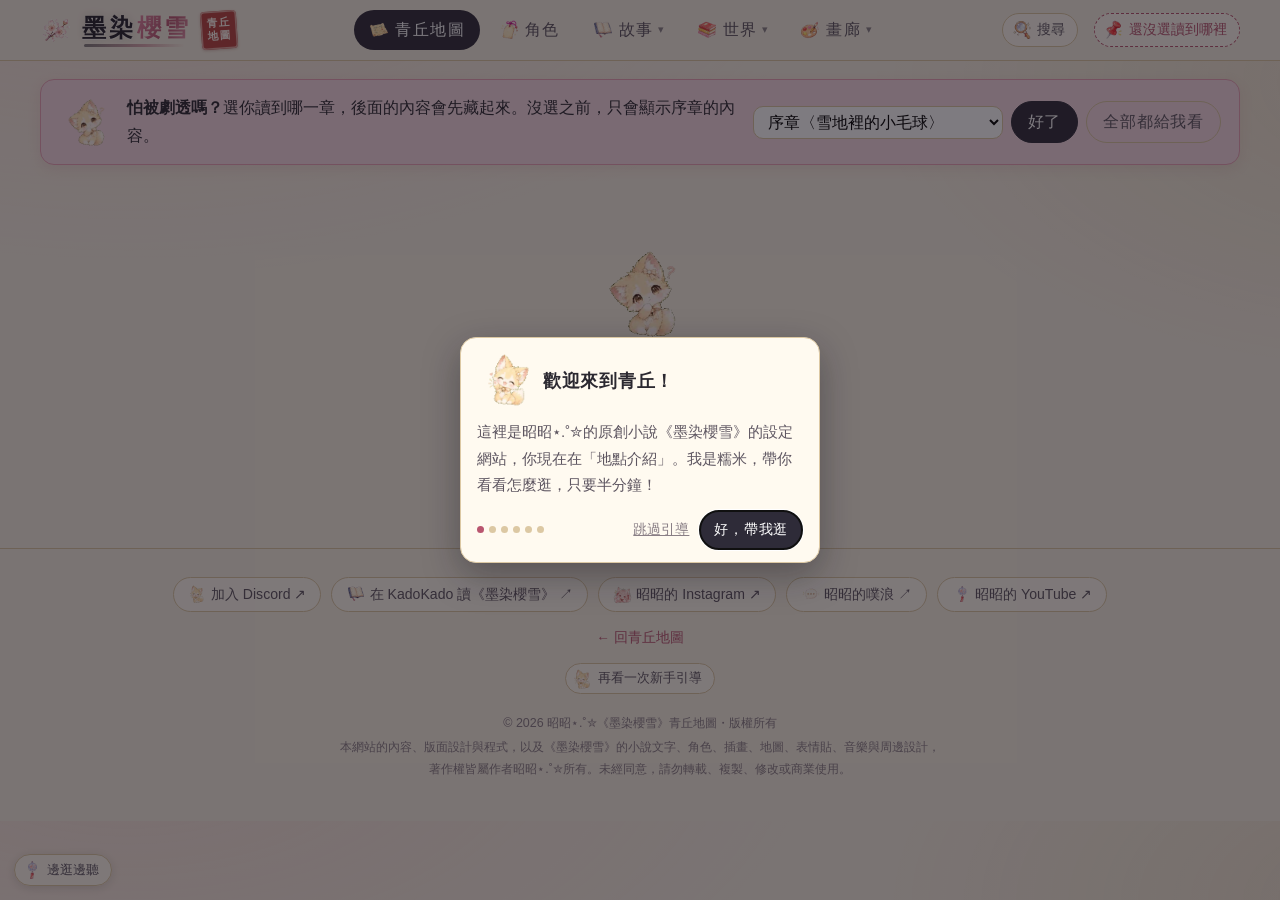
<file: place.html>
<!doctype html>
<html lang="zh-Hant">
<head>
  <meta charset="utf-8">
  <!-- 網路安全：只准載入這個網站自己、GoatCounter 和 Google 字型的東西（防止被塞進別的程式） -->
  <meta http-equiv="Content-Security-Policy" content="default-src 'self'; script-src 'self' https://gc.zgo.at 'sha256-EeIUO2T9j26SzKqmVnqqejVLIuXug2+1lpc7whHD3sM='; style-src 'self' 'unsafe-inline' https://fonts.googleapis.com; font-src 'self' https://fonts.gstatic.com; img-src 'self' data: blob: https://jiayi.goatcounter.com; connect-src 'self' https://jiayi.goatcounter.com; frame-src 'self'; object-src 'none'; base-uri 'self'; form-action 'self'; upgrade-insecure-requests">
  <meta name="referrer" content="strict-origin-when-cross-origin">
  <meta name="viewport" content="width=device-width, initial-scale=1">
  <title>地點｜墨染櫻雪 青丘地圖</title>
  <!-- 分享預覽（Discord、LINE、FB 貼網址時出現的卡片）＋網站小圖示 -->
  <meta name="description" content="《墨染櫻雪》九尾狐原創小說裡的地點：青丘、雲野和人間的每一個地方，小說裡的樣子、風景插畫、在那裡發生的章節。">
  <meta name="author" content="昭昭⋆.˚✮">
  <meta name="copyright" content="© 2026 昭昭⋆.˚✮《墨染櫻雪》，版權所有，請勿轉載">
  <meta name="theme-color" content="#b9556f">
  <meta property="og:type" content="website">
  <meta property="og:site_name" content="墨染櫻雪・青丘地圖">
  <meta property="og:title" content="地點｜墨染櫻雪 青丘地圖">
  <meta property="og:description" content="《墨染櫻雪》九尾狐原創小說裡的地點：青丘、雲野和人間的每一個地方，小說裡的樣子、風景插畫、在那裡發生的章節。">
  <meta property="og:url" content="https://jiayi0910.github.io/qingqiu_website/place.html">
  <meta property="og:image" content="https://jiayi0910.github.io/qingqiu_website/images/og/place.jpg">
  <meta property="og:image:width" content="1200">
  <meta property="og:image:height" content="630">
  <meta property="og:locale" content="zh_TW">
  <meta name="twitter:card" content="summary_large_image">
  <link rel="icon" type="image/png" sizes="32x32" href="images/favicon-32.png">
  <link rel="icon" type="image/png" sizes="192x192" href="images/favicon-192.png">
  <link rel="apple-touch-icon" href="images/apple-touch-icon.png">
  <!-- /分享預覽 -->
  <link rel="preconnect" href="https://fonts.googleapis.com">
  <link rel="preconnect" href="https://fonts.gstatic.com" crossorigin>
  <link href="https://fonts.googleapis.com/css2?family=Noto+Serif+TC:wght@500;700&display=swap" rel="stylesheet">
  <link rel="stylesheet" href="css/style.css">
</head>
<body data-page="map">
  <header class="site-header">
    <div class="wrap">
      <a class="brand" href="index.html"><span class="brand-title">墨染櫻雪</span><span class="brand-sub">青丘地圖</span></a>
      <nav class="site-nav" aria-label="網站"></nav>
    </div>
  </header>

  <main class="wrap" id="place"></main>

  <footer class="site-footer"><a href="index.html">← 回青丘地圖</a></footer>

  <script src="js/data/places.js"></script>
  <script src="js/data/characters.js"></script>
  <script src="js/data/chapters.js"></script>
  <script src="js/data/items.js"></script>
  <script src="js/data/map.js"></script>
  <script src="js/data/music.js"></script>
  <script src="js/common.js"></script>
  <script src="js/place.js"></script>
  <script src="js/player.js"></script>
  <script src="js/tour.js"></script>
</body>
</html>
</file>
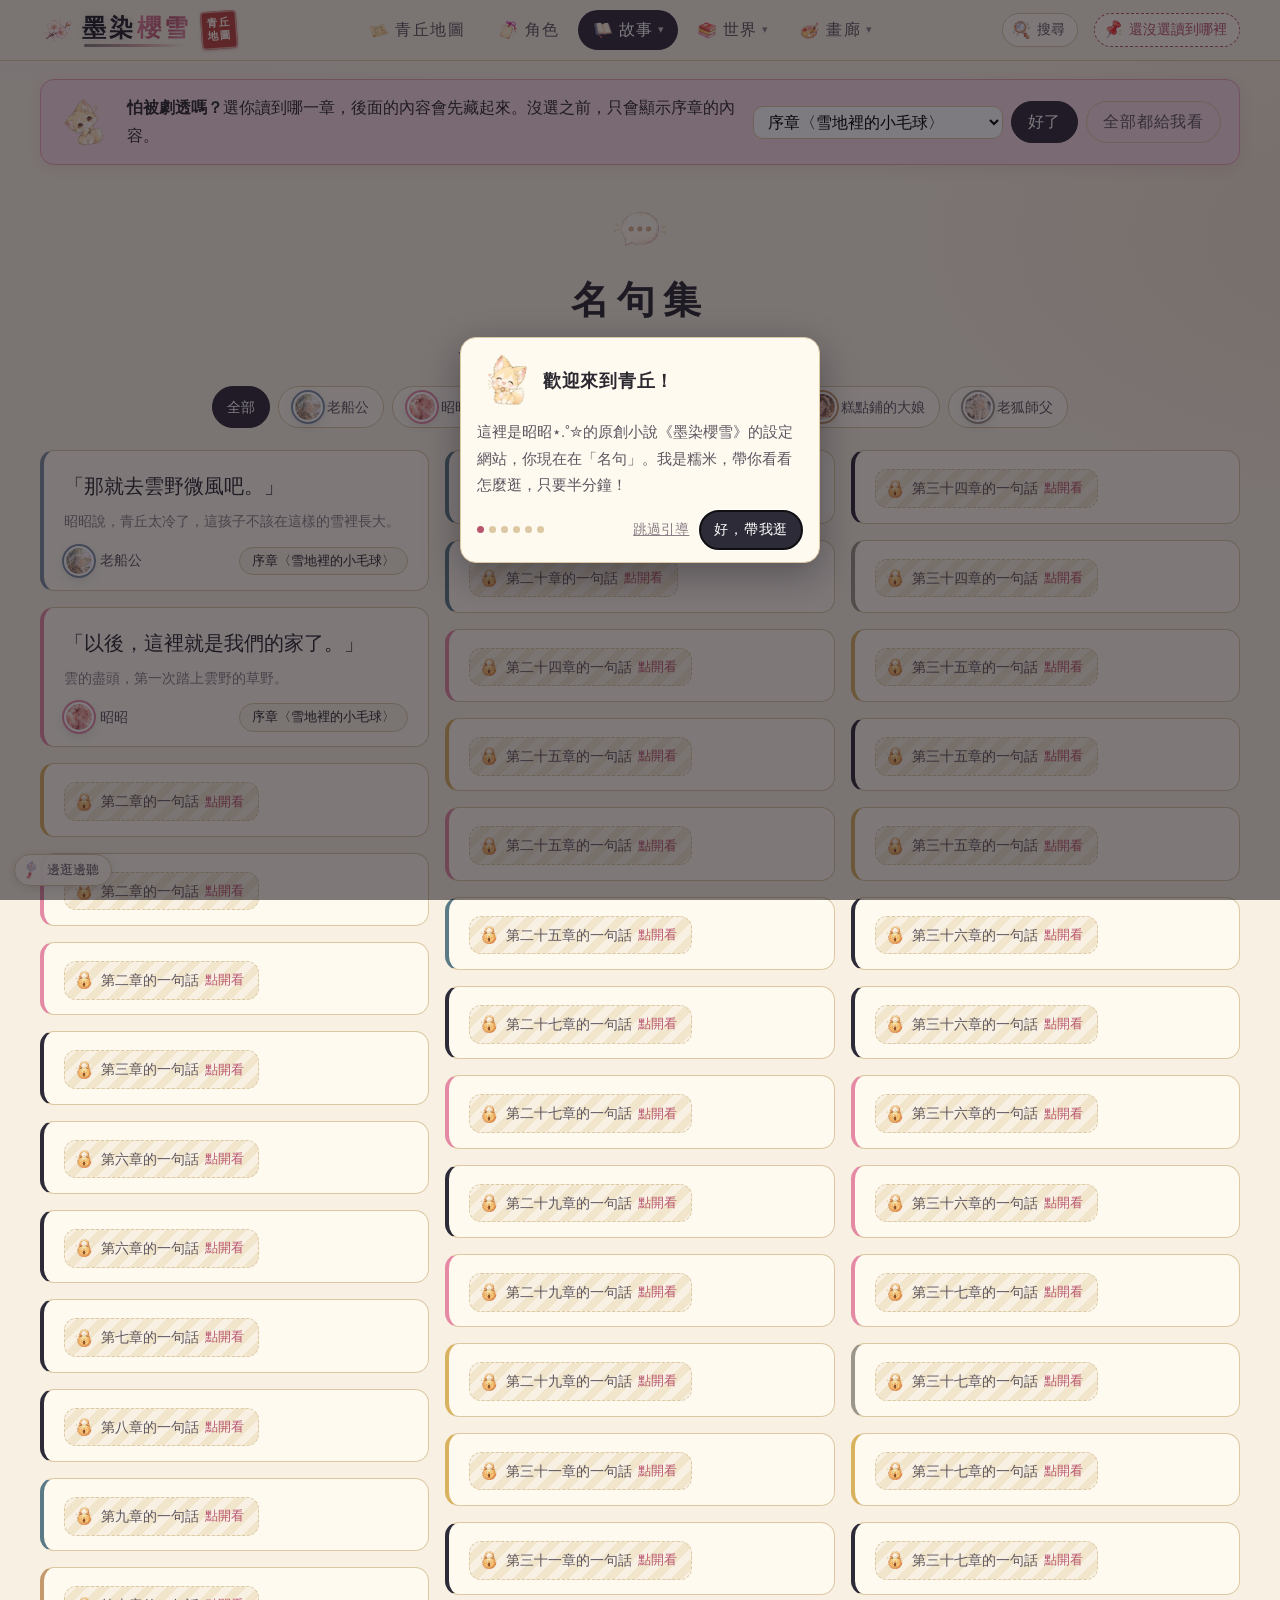
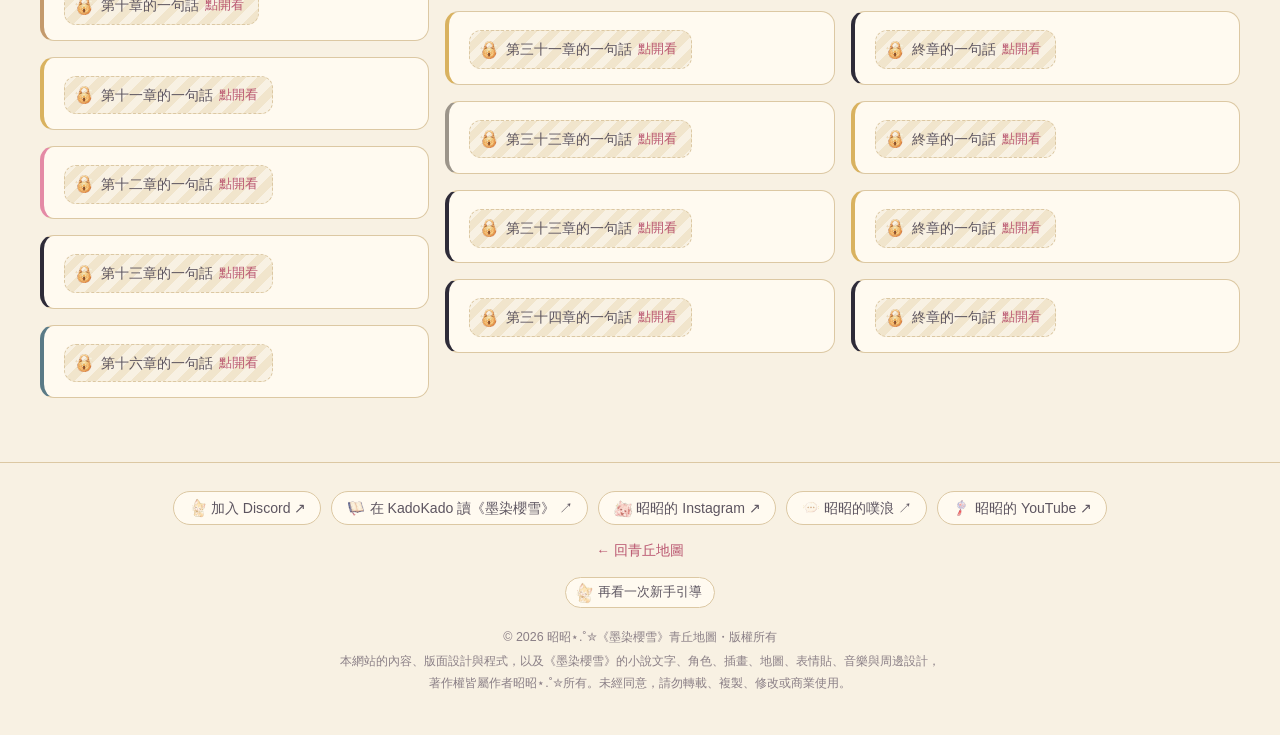
<file: quotes.html>
<!doctype html>
<html lang="zh-Hant">
<head>
  <meta charset="utf-8">
  <!-- 網路安全：只准載入這個網站自己、GoatCounter 和 Google 字型的東西（防止被塞進別的程式） -->
  <meta http-equiv="Content-Security-Policy" content="default-src 'self'; script-src 'self' https://gc.zgo.at 'sha256-EeIUO2T9j26SzKqmVnqqejVLIuXug2+1lpc7whHD3sM='; style-src 'self' 'unsafe-inline' https://fonts.googleapis.com; font-src 'self' https://fonts.gstatic.com; img-src 'self' data: blob: https://jiayi.goatcounter.com; connect-src 'self' https://jiayi.goatcounter.com; frame-src 'self'; object-src 'none'; base-uri 'self'; form-action 'self'; upgrade-insecure-requests">
  <meta name="referrer" content="strict-origin-when-cross-origin">
  <meta name="viewport" content="width=device-width, initial-scale=1">
  <title>名句集｜墨染櫻雪 青丘地圖</title>
  <!-- 分享預覽（Discord、LINE、FB 貼網址時出現的卡片）＋網站小圖示 -->
  <meta name="description" content="「這樣以後誰晚回來，都看得到路。」《墨染櫻雪》九尾狐原創小說裡的一句一句，每一句都連到出處的章節。">
  <link rel="canonical" href="https://jiayi0910.github.io/qingqiu_website/quotes.html">
  <meta name="author" content="昭昭⋆.˚✮">
  <meta name="copyright" content="© 2026 昭昭⋆.˚✮《墨染櫻雪》，版權所有，請勿轉載">
  <meta name="theme-color" content="#b9556f">
  <meta property="og:type" content="website">
  <meta property="og:site_name" content="墨染櫻雪・青丘地圖">
  <meta property="og:title" content="名句集｜墨染櫻雪 青丘地圖">
  <meta property="og:description" content="「這樣以後誰晚回來，都看得到路。」《墨染櫻雪》九尾狐原創小說裡的一句一句，每一句都連到出處的章節。">
  <meta property="og:url" content="https://jiayi0910.github.io/qingqiu_website/quotes.html">
  <meta property="og:image" content="https://jiayi0910.github.io/qingqiu_website/images/og/quotes.jpg">
  <meta property="og:image:width" content="1200">
  <meta property="og:image:height" content="630">
  <meta property="og:locale" content="zh_TW">
  <meta name="twitter:card" content="summary_large_image">
  <link rel="icon" type="image/png" sizes="32x32" href="images/favicon-32.png">
  <link rel="icon" type="image/png" sizes="192x192" href="images/favicon-192.png">
  <link rel="apple-touch-icon" href="images/apple-touch-icon.png">
  <!-- /分享預覽 -->
  <link rel="preconnect" href="https://fonts.googleapis.com">
  <link rel="preconnect" href="https://fonts.gstatic.com" crossorigin>
  <link href="https://fonts.googleapis.com/css2?family=Noto+Serif+TC:wght@500;700&display=swap" rel="stylesheet">
  <link rel="stylesheet" href="css/style.css">
</head>
<body data-page="quotes">
  <header class="site-header">
    <div class="wrap">
      <a class="brand" href="index.html"><span class="brand-title">墨染櫻雪</span><span class="brand-sub">青丘地圖</span></a>
      <nav class="site-nav" aria-label="網站"></nav>
    </div>
  </header>

  <main class="wrap">
    <div class="page-title">
      <h1>名句集</h1>
      <p id="quote-count"></p>
    </div>
    <div class="filters" id="quote-filter" role="group" aria-label="說話的人"></div>
    <div class="quotes-grid" id="quotes"></div>
  </main>

  <footer class="site-footer"><a href="index.html">← 回青丘地圖</a></footer>

  <script src="js/data/places.js"></script>
  <script src="js/data/characters.js"></script>
  <script src="js/data/chapters.js"></script>
  <script src="js/data/quotes.js"></script>
  <script src="js/data/music.js"></script>
  <script src="js/common.js"></script>
  <script src="js/quotes.js"></script>
  <script src="js/player.js"></script>
  <script src="js/tour.js"></script>
</body>
</html>
</file>
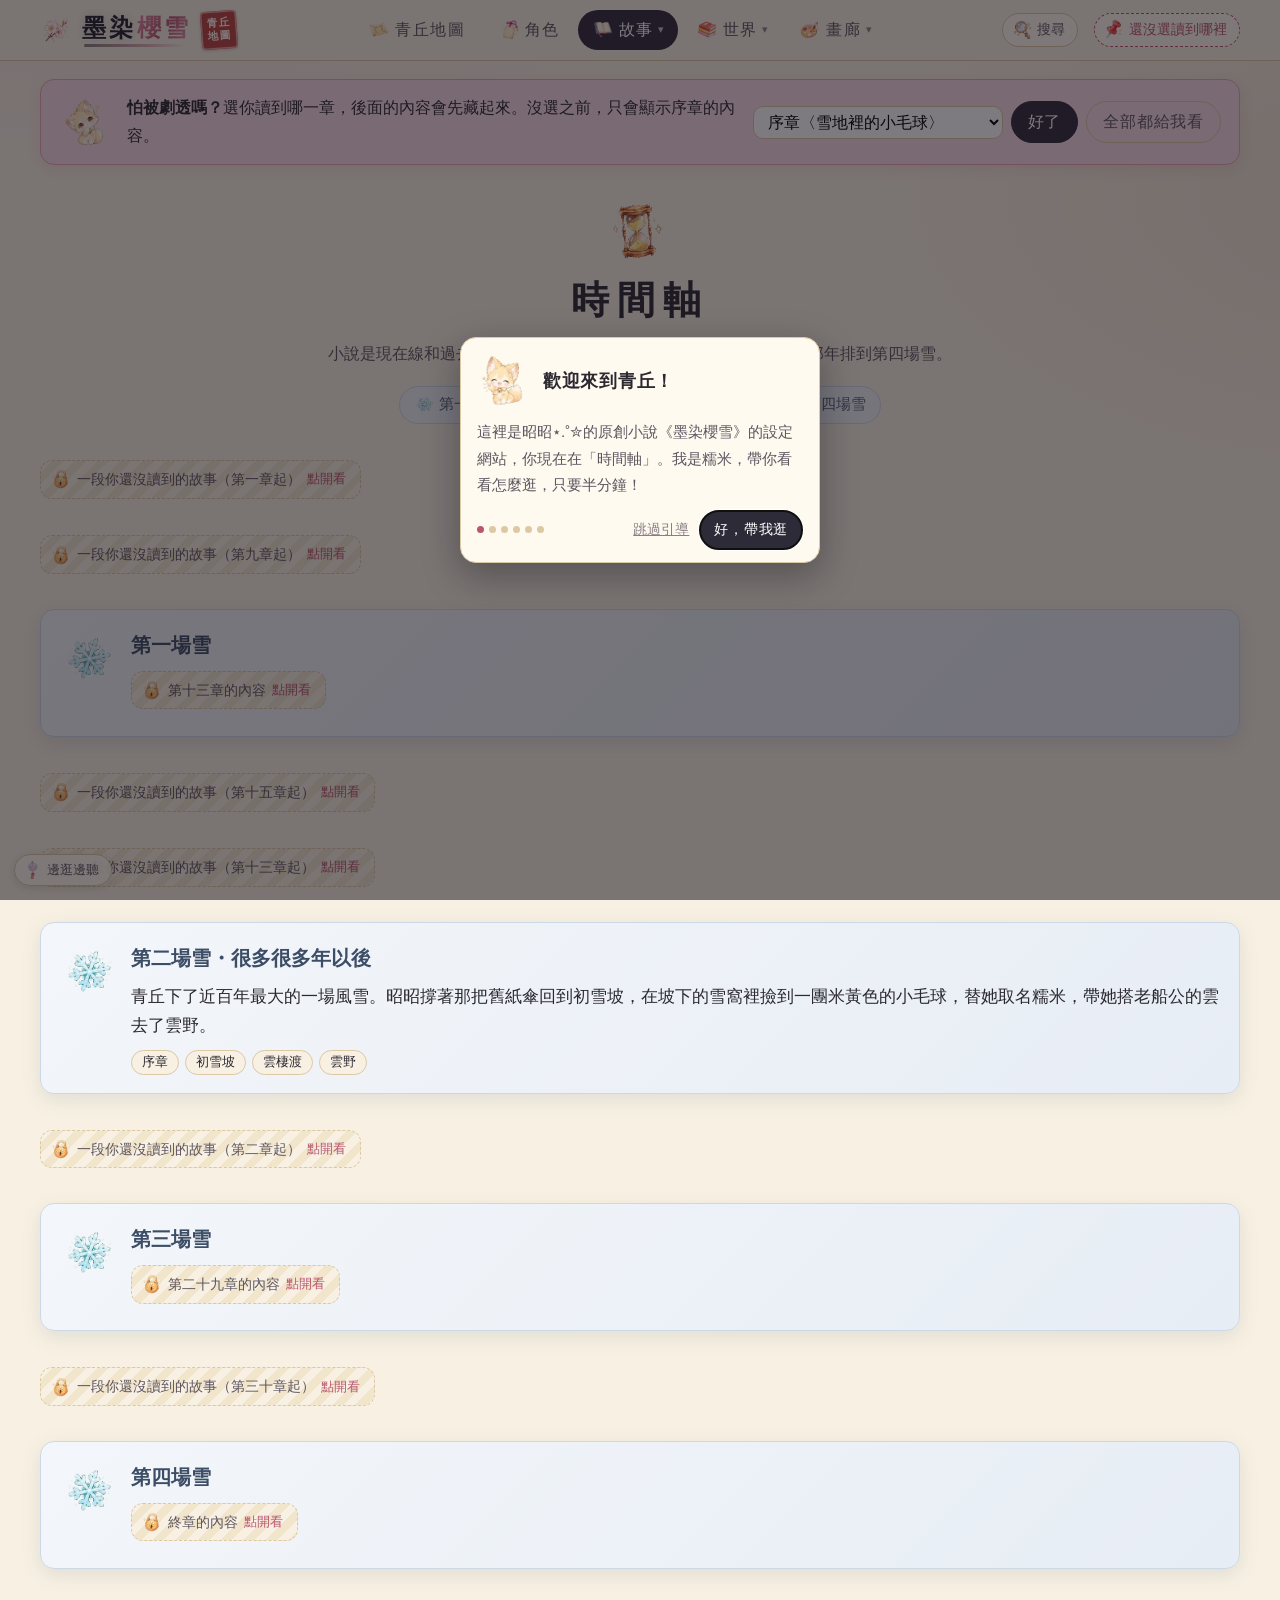
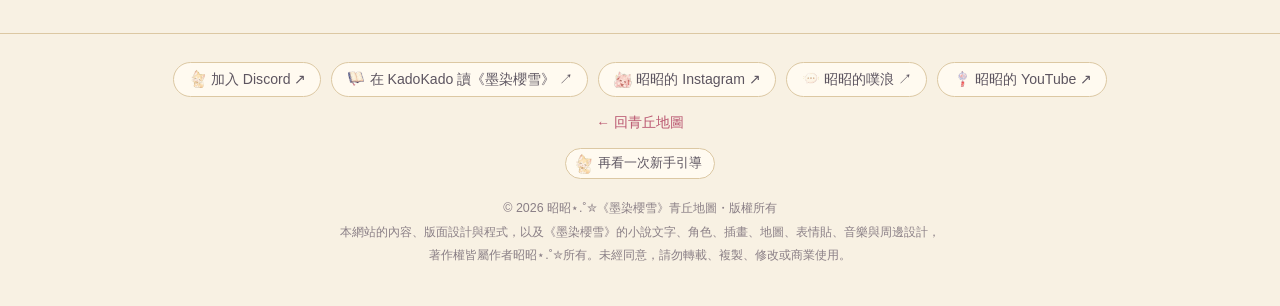
<file: timeline.html>
<!doctype html>
<html lang="zh-Hant">
<head>
  <meta charset="utf-8">
  <!-- 網路安全：只准載入這個網站自己、GoatCounter 和 Google 字型的東西（防止被塞進別的程式） -->
  <meta http-equiv="Content-Security-Policy" content="default-src 'self'; script-src 'self' https://gc.zgo.at 'sha256-EeIUO2T9j26SzKqmVnqqejVLIuXug2+1lpc7whHD3sM='; style-src 'self' 'unsafe-inline' https://fonts.googleapis.com; font-src 'self' https://fonts.gstatic.com; img-src 'self' data: blob: https://jiayi.goatcounter.com; connect-src 'self' https://jiayi.goatcounter.com; frame-src 'self'; object-src 'none'; base-uri 'self'; form-action 'self'; upgrade-insecure-requests">
  <meta name="referrer" content="strict-origin-when-cross-origin">
  <meta name="viewport" content="width=device-width, initial-scale=1">
  <title>時間軸・四場雪｜墨染櫻雪 青丘地圖</title>
  <!-- 分享預覽（Discord、LINE、FB 貼網址時出現的卡片）＋網站小圖示 -->
  <meta name="description" content="《墨染櫻雪》的現在線和過去線交錯著寫。照真正發生的順序，用四場雪把九尾狐師徒的原創小說串起來。">
  <link rel="canonical" href="https://jiayi0910.github.io/qingqiu_website/timeline.html">
  <meta name="author" content="昭昭⋆.˚✮">
  <meta name="copyright" content="© 2026 昭昭⋆.˚✮《墨染櫻雪》，版權所有，請勿轉載">
  <meta name="theme-color" content="#b9556f">
  <meta property="og:type" content="website">
  <meta property="og:site_name" content="墨染櫻雪・青丘地圖">
  <meta property="og:title" content="時間軸・四場雪｜墨染櫻雪 青丘地圖">
  <meta property="og:description" content="《墨染櫻雪》的現在線和過去線交錯著寫。照真正發生的順序，用四場雪把九尾狐師徒的原創小說串起來。">
  <meta property="og:url" content="https://jiayi0910.github.io/qingqiu_website/timeline.html">
  <meta property="og:image" content="https://jiayi0910.github.io/qingqiu_website/images/og/timeline.jpg">
  <meta property="og:image:width" content="1200">
  <meta property="og:image:height" content="630">
  <meta property="og:locale" content="zh_TW">
  <meta name="twitter:card" content="summary_large_image">
  <link rel="icon" type="image/png" sizes="32x32" href="images/favicon-32.png">
  <link rel="icon" type="image/png" sizes="192x192" href="images/favicon-192.png">
  <link rel="apple-touch-icon" href="images/apple-touch-icon.png">
  <!-- /分享預覽 -->
  <link rel="preconnect" href="https://fonts.googleapis.com">
  <link rel="preconnect" href="https://fonts.gstatic.com" crossorigin>
  <link href="https://fonts.googleapis.com/css2?family=Noto+Serif+TC:wght@500;700&display=swap" rel="stylesheet">
  <link rel="stylesheet" href="css/style.css">
</head>
<body data-page="timeline">
  <header class="site-header">
    <div class="wrap">
      <a class="brand" href="index.html"><span class="brand-title">墨染櫻雪</span><span class="brand-sub">青丘地圖</span></a>
      <nav class="site-nav" aria-label="網站"></nav>
    </div>
  </header>

  <main class="wrap">
    <div class="page-title">
      <h1>時間軸</h1>
      <p>小說是現在線和過去線交錯著寫的。這裡照真正發生的順序，從拜師那年排到第四場雪。</p>
    </div>
    <nav class="snow-nav" id="snow-nav" aria-label="四場雪"></nav>
    <div id="timeline"></div>
  </main>

  <footer class="site-footer"><a href="index.html">← 回青丘地圖</a></footer>

  <script src="js/data/places.js"></script>
  <script src="js/data/characters.js"></script>
  <script src="js/data/chapters.js"></script>
  <script src="js/data/timeline.js"></script>
  <script src="js/data/music.js"></script>
  <script src="js/common.js"></script>
  <script src="js/timeline.js"></script>
  <script src="js/player.js"></script>
  <script src="js/tour.js"></script>
</body>
</html>
</file>
<file: css/style.css>
/* 《墨染櫻雪》青丘地圖 — 共用樣式
   顏色：紙（羊皮紙）、墨（墨凌）、櫻（昭昭）、米（糯米） */

:root {
  --paper: #f8f1e3;
  --paper-2: #f1e5cc;
  --paper-3: #e8d8b8;
  --card: #fffaf0;
  --line: #dcc8a3;
  --ink: #2b2830;
  --ink-soft: #5d5560;
  --ink-faint: #8a7f86;
  --sakura: #e9a3b6;
  --sakura-soft: #f7dbe3;
  --sakura-deep: #b9556f;
  --moling: #2e2b38;
  --nuomi: #ead6a6;
  --nuomi-deep: #a77d2c;
  --gold: #a9803f;
  --lamp: #f2a541;
  --now: #c9627f;   /* 現在線 */
  --past: #8a6a3b;  /* 過去線 */
  --shadow: 0 6px 24px rgba(70, 50, 20, 0.14);
  --radius: 14px;
  --serif: "Noto Serif TC", "Source Han Serif TC", "PMingLiU", "MingLiU", serif;
  --sans: "Noto Sans TC", "Microsoft JhengHei", "PingFang TC", sans-serif;
}

* { box-sizing: border-box; }
/* 程式把東西藏起來（hidden）時，不管那個東西原本是 grid 還是 flex，都一定要藏住 */
[hidden] { display: none !important; }
/* 畫面上看不到、但搜尋引擎和讀螢幕軟體讀得到的字 */
.visually-hidden { position: absolute !important; width: 1px; height: 1px; padding: 0; margin: -1px; overflow: hidden; clip: rect(0 0 0 0); white-space: nowrap; border: 0; }

html { scroll-behavior: smooth; }

body {
  margin: 0;
  color: var(--ink);
  background:
    radial-gradient(1200px 600px at 10% -10%, rgba(233, 163, 182, 0.18), transparent 60%),
    radial-gradient(900px 500px at 110% 10%, rgba(169, 128, 63, 0.12), transparent 60%),
    var(--paper);
  font-family: var(--sans);
  line-height: 1.75;
  -webkit-font-smoothing: antialiased;
}

img { max-width: 100%; display: block; }

a { color: var(--sakura-deep); text-decoration: none; }
a:hover { text-decoration: underline; }

h1, h2, h3, .serif { font-family: var(--serif); font-weight: 700; letter-spacing: 0.04em; }

.wrap { width: min(1200px, 100% - 32px); margin-inline: auto; }

/* ---------- 頁首 ---------- */
.site-header {
  position: sticky; top: 0; z-index: 30;
  background: rgba(248, 241, 227, 0.92);
  backdrop-filter: blur(6px);
  border-bottom: 1px solid var(--line);
}
.site-header .wrap {
  display: flex; align-items: center; justify-content: space-between;
  gap: 16px; min-height: 60px; flex-wrap: wrap;
}
.brand { display: flex; align-items: center; gap: 8px; color: var(--ink); }
.brand:hover { text-decoration: none; }
.brand:hover .brand-mark { transform: rotate(-12deg) scale(1.08); }
.brand-mark { width: 34px; height: 34px; transition: transform 0.3s; }
.brand-title {
  font-family: var(--serif); font-size: 1.5rem; font-weight: 700; letter-spacing: 0.14em; line-height: 1;
  position: relative; padding-bottom: 4px;
}
/* 「墨染」：墨色，帶一點暈開的影子 */
.brand-ink { color: #24212b; text-shadow: 0 1px 0 rgba(255, 255, 255, 0.6), 0 0 8px rgba(36, 33, 43, 0.18); }
/* 「櫻雪」：櫻粉漸層 */
.brand-sakura {
  background: linear-gradient(120deg, #e48aa5 0%, #b9556f 55%, #e9a3b6 100%);
  -webkit-background-clip: text; background-clip: text; color: transparent;
}
/* 底下一筆淡淡的墨痕 */
.brand-title::after {
  content: ""; position: absolute; left: 2px; right: 6px; bottom: -3px; height: 3px; border-radius: 3px;
  background: linear-gradient(90deg, rgba(36, 33, 43, 0.55), rgba(185, 85, 111, 0.45) 60%, rgba(233, 163, 182, 0));
}
/* 「青丘地圖」：朱紅色的小印章 */
.brand-seal {
  display: inline-grid; grid-template-columns: 1fr; place-items: center; align-content: center; width: 36px; height: 38px; margin-left: 2px;
  background: #b8433e; color: #fff6ee; border-radius: 4px; transform: rotate(-4deg);
  font-family: var(--serif); font-size: 0.66rem; font-weight: 700; line-height: 1.2; letter-spacing: 0.08em;
  box-shadow: inset 0 0 0 1.5px rgba(255, 240, 230, 0.55), 0 1px 3px rgba(120, 30, 30, 0.25);
}
.brand-sub { font-size: 0.85rem; color: var(--ink-faint); letter-spacing: 0.2em; }
.site-nav { display: flex; gap: 4px; flex-wrap: wrap; }
.site-nav a {
  padding: 6px 14px; border-radius: 999px; color: var(--ink-soft);
  font-family: var(--serif); letter-spacing: 0.1em;
}
.site-nav a:hover { background: var(--paper-2); text-decoration: none; }
.site-nav a[aria-current="page"] { background: var(--moling); color: #fff; }

.site-footer {
  margin-top: 64px; padding: 28px 0 40px; border-top: 1px solid var(--line);
  color: var(--ink-faint); font-size: 0.85rem; text-align: center;
}
.site-footer .copyright { margin: 14px auto 0; max-width: 54em; font-size: 0.78rem; line-height: 1.8; color: var(--ink-faint); }
/* 一句一句當成一塊，只在句子之間換行 */
.site-footer .copyright span { display: inline-block; }
.site-footer .copyright .copyright__head { display: block; margin-bottom: 2px; }
.site-footer .copyright .copyright__line { display: block; }

/* ---------- 小圖示（會動的 GIF） ---------- */
.icon { display: inline-block; width: 1.4em; height: 1.4em; vertical-align: -0.35em; margin-right: 0.25em; object-fit: contain; }
.icon--title { display: block; width: 64px; height: 64px; margin: 0 auto 4px; }
.icon--big { width: 44px; height: 44px; vertical-align: middle; }
.icon--after { margin: 0 0 0 0.3em; }
.tl-snow__flake .icon { width: 52px; height: 52px; margin: 0; }
.not-found .icon--title { width: 96px; height: 96px; }
.site-nav a { display: inline-flex; align-items: center; gap: 2px; }
.site-nav .icon { width: 22px; height: 22px; margin-right: 3px; vertical-align: middle; }
.chip .icon { width: 20px; height: 20px; margin-right: 0; vertical-align: middle; }
@media (max-width: 720px) {
  .site-header { position: static; }
  /* 手機頁首：第一行是站名＋讀到哪裡，第二行是一排可以左右滑的選單 */
  .site-header .wrap { gap: 6px 10px; padding: 8px 0 6px; min-height: 0; }
  .brand { order: 1; gap: 6px; }
  .brand-sub { display: none; }
  .brand-mark { width: 28px; height: 28px; }
  .brand-title { font-size: 1.3rem; }
  .brand-seal { width: 31px; height: 33px; font-size: 0.58rem; }
  .search-btn { order: 2; margin-left: auto; padding: 3px 6px; }
  .progress-btn { order: 3; margin-left: 0; font-size: 0.78rem; padding: 3px 10px 3px 6px; }
  .progress-btn .icon, .search-btn .icon { width: 18px; height: 18px; }
  .pt-long { display: none; }
  .pt-short { display: inline; }
  .site-nav {
    order: 4; width: 100%; flex-wrap: nowrap; overflow-x: auto; -webkit-overflow-scrolling: touch;
    scrollbar-width: none; margin: 0 -16px; padding: 0 16px 2px; width: calc(100% + 32px);
  }
  .site-nav::-webkit-scrollbar { display: none; }
  .site-nav a, .nav-group__btn { padding: 4px 9px; font-size: 0.9rem; white-space: nowrap; flex: none; }
  .site-nav .icon { width: 18px; height: 18px; }
}

/* 頁首：分組下拉選單、搜尋按鈕 */
.site-nav { align-items: center; }
.nav-group { position: relative; flex: none; }
.nav-group__btn {
  display: inline-flex; align-items: center; gap: 2px; padding: 6px 12px 6px 14px; border: 0; border-radius: 999px;
  background: transparent; color: var(--ink-soft); font: inherit; font-family: var(--serif); letter-spacing: 0.1em; cursor: pointer;
}
.nav-group__btn:hover, .nav-group__btn[aria-expanded="true"] { background: var(--paper-2); }
.nav-group__btn.is-current { background: var(--moling); color: #fff; }
.nav-caret { font-size: 0.7em; margin-left: 2px; opacity: 0.7; }
.nav-menu {
  position: fixed; z-index: 60; min-width: 180px; padding: 6px; display: grid; gap: 2px;
  background: var(--card); border: 1px solid var(--line); border-radius: 14px; box-shadow: 0 12px 30px rgba(50, 35, 15, 0.2);
}
.nav-menu[hidden] { display: none; }
.nav-menu a { display: flex; align-items: center; gap: 4px; padding: 7px 12px; border-radius: 10px; white-space: nowrap; }
.pt-short { display: none; }
.search-btn {
  display: inline-flex; align-items: center; gap: 4px; padding: 4px 12px 4px 8px; border: 1px solid var(--line);
  border-radius: 999px; background: var(--card); color: var(--ink-soft); font: inherit; font-size: 0.85rem; cursor: pointer;
}
.search-btn:hover { background: var(--paper-2); }
.search-btn .icon { width: 22px; height: 22px; margin: 0; }
.site-header .wrap > .site-nav { margin-left: auto; margin-right: auto; }
.site-header .wrap { justify-content: flex-start; }
@media (max-width: 720px) {
  .site-header .wrap > .site-nav { margin: 0 -16px; justify-content: space-between; }
  .pt-short { display: inline; }
  /* 手機：選單不放小圖示，五項剛好一排 */
  .site-nav > a .icon, .nav-group__btn .icon { display: none; }
  .site-nav > a, .nav-group__btn { padding: 4px 8px; font-size: 0.88rem; letter-spacing: 0.06em; }
}

/* 搜尋視窗 */
dialog.search-dlg {
  width: min(640px, 94vw); max-height: 82vh; padding: 0; border: 1px solid var(--line); border-radius: var(--radius);
  background: var(--card); color: var(--ink); box-shadow: 0 20px 50px rgba(40, 30, 20, 0.3); margin-top: 8vh;
}
dialog.search-dlg::backdrop { background: rgba(30, 24, 30, 0.45); }
.search-dlg__head { display: flex; align-items: center; gap: 8px; padding: 12px 14px; border-bottom: 1px solid var(--line); position: sticky; top: 0; background: var(--card); }
.search-dlg__head .icon { width: 28px; height: 28px; margin: 0; }
.search-dlg__head input { flex: 1; min-width: 0; font: inherit; font-size: 1rem; padding: 8px 10px; border: 1px solid var(--line); border-radius: 10px; background: #fff; }
.search-dlg__close { width: 34px; height: 34px; border: 0; border-radius: 50%; background: var(--paper-2); font-size: 1.2rem; cursor: pointer; color: var(--ink-soft); }
.search-dlg__body { padding: 8px 14px 16px; overflow: auto; max-height: calc(82vh - 64px); }
.search-hint, .search-hidden { color: var(--ink-faint); font-size: 0.9rem; margin: 10px 2px; }
.search-results { list-style: none; margin: 0; padding: 0; }
.search-results a { display: grid; grid-template-columns: auto 1fr; gap: 2px 10px; padding: 10px 8px; border-radius: 10px; color: var(--ink); }
.search-results a:hover { background: var(--paper-2); text-decoration: none; }
.search-kind { grid-row: span 2; align-self: start; font-size: 0.75rem; padding: 1px 8px; border-radius: 999px; background: var(--sakura-soft); color: var(--sakura-deep); white-space: nowrap; }
.search-results strong { font-family: var(--serif); }
.search-snip { font-size: 0.86rem; color: var(--ink-soft); }
.search-snip mark { background: #fbe3a6; color: inherit; border-radius: 3px; padding: 0 1px; }

/* ---------- 防劇透 ---------- */
.progress-btn {
  display: inline-flex; align-items: center; gap: 4px; padding: 4px 12px 4px 8px;
  border: 1px dashed var(--sakura-deep); border-radius: 999px; background: var(--card);
  color: var(--sakura-deep); font: inherit; font-size: 0.85rem; cursor: pointer;
}
.progress-btn:hover { background: var(--sakura-soft); }
.progress-btn .icon { width: 22px; height: 22px; margin: 0; }

.progress-banner {
  display: flex; flex-wrap: wrap; align-items: center; gap: 12px 16px; margin: 18px auto 0;
  padding: 14px 18px; border-radius: var(--radius); background: var(--sakura-soft);
  border: 1px solid var(--sakura); box-shadow: 0 4px 14px rgba(185, 85, 111, 0.12);
}
.progress-banner .icon--big { width: 52px; height: 52px; margin: 0; }
.progress-banner__text { flex: 1 1 260px; }
.progress-banner__form { display: flex; flex-wrap: wrap; gap: 8px; align-items: center; }
.progress-banner__form select { flex: 1 1 220px; }
.progress-banner select, .progress-dlg select {
  font: inherit; padding: 6px 10px; border-radius: 10px; border: 1px solid var(--line); background: #fff; max-width: 100%;
}
.btn {
  font: inherit; padding: 6px 16px; border-radius: 999px; border: 1px solid var(--moling);
  background: var(--moling); color: #fff; cursor: pointer; font-family: var(--serif); letter-spacing: 0.05em;
}
.btn:hover { background: #45405a; }
.btn--ghost { background: transparent; color: var(--ink-soft); border-color: var(--line); }
.btn--ghost:hover { background: var(--paper-2); }

dialog.progress-dlg {
  border: 1px solid var(--line); border-radius: var(--radius); padding: 22px 24px; max-width: min(440px, 92vw);
  background: var(--card); color: var(--ink); box-shadow: 0 20px 50px rgba(40, 30, 20, 0.3);
}
dialog.progress-dlg::backdrop { background: rgba(30, 24, 30, 0.45); }
.progress-dlg h2 { margin: 0 0 8px; font-size: 1.3rem; display: flex; align-items: center; gap: 6px; }
.progress-dlg p { margin: 0 0 14px; color: var(--ink-soft); font-size: 0.95rem; }
.progress-dlg label { display: flex; flex-wrap: wrap; align-items: center; gap: 8px; }
.progress-dlg__actions { display: flex; justify-content: flex-end; gap: 8px; margin-top: 18px; }

/* 藏起來的內容 */
.spoiler { margin: 8px 0; }
.spoiler__btn {
  display: inline-flex; align-items: center; gap: 6px; padding: 6px 14px 6px 8px;
  border: 1px dashed var(--line); border-radius: 12px; background: repeating-linear-gradient(135deg, var(--paper), var(--paper) 8px, var(--paper-2) 8px, var(--paper-2) 16px);
  color: var(--ink-soft); font: inherit; font-size: 0.88rem; cursor: pointer; text-align: left;
}
.spoiler__btn:hover { border-color: var(--sakura-deep); color: var(--sakura-deep); }
.spoiler__btn .icon { width: 22px; height: 22px; margin: 0; }
.spoiler__btn small { color: var(--sakura-deep); font-size: 0.8rem; }
.spoiler--inline { margin: 0; display: inline-block; vertical-align: middle; }
.spoiler--inline .spoiler__btn { padding: 2px 10px 2px 6px; font-size: 0.8rem; }
.spoiler--fig { margin: 0; }
.spoiler--fig .spoiler__btn, .spoiler--card .spoiler__btn {
  width: 100%; aspect-ratio: 3 / 4; flex-direction: column; justify-content: center; text-align: center; padding: 10px;
}
.spoiler--fig .spoiler__btn .icon, .spoiler--card .spoiler__btn .icon { width: 44px; height: 44px; }
.spoiler--card { margin: 0; }
.spoiler-page > .spoiler { margin: 60px 0; text-align: center; }
.spoiler-page > .spoiler .spoiler__btn { font-size: 1.05rem; padding: 14px 22px; }
.spoiler--card .spoiler__btn { aspect-ratio: auto; min-height: 160px; height: 100%; }

/* ---------- 外部連結 ---------- */
.ext-links { display: flex; flex-wrap: wrap; gap: 10px; justify-content: center; margin: 0 0 14px; }
.ext-links a {
  padding: 4px 14px; border-radius: 999px; border: 1px solid var(--line);
  color: var(--ink-soft); background: var(--card); font-size: 0.88rem;
}
.ext-links a:hover { border-color: var(--sakura-deep); color: var(--sakura-deep); text-decoration: none; }
.ext-links--big { margin: 14px 0 0; }
.ext-links--big a {
  padding: 8px 20px; font-size: 1rem; font-family: var(--serif); letter-spacing: 0.06em;
  background: var(--moling); color: #fff; border-color: var(--moling);
}
.ext-links--big a:hover { background: #45405a; color: #fff; border-color: #45405a; }

/* ---------- 首頁：飄落的雪和櫻花 ---------- */
.falling { position: fixed; inset: 0; pointer-events: none; z-index: 25; overflow: hidden; }
.falling span {
  position: absolute; top: -20px; display: block;
  animation-name: qq-fall, qq-sway; animation-timing-function: linear, ease-in-out;
  animation-iteration-count: infinite, infinite; animation-direction: normal, alternate;
}
.falling__petal { background: radial-gradient(circle at 30% 30%, #fde3ea, #f2a9bd); border-radius: 80% 10% 80% 10%; }
.falling__snow { background: #fff; border-radius: 50%; box-shadow: 0 0 6px rgba(255, 255, 255, 0.9), 0 0 2px rgba(140, 160, 190, 0.6); }
@keyframes qq-fall { from { transform: translateY(-20px) rotate(0deg); } to { transform: translateY(105vh) rotate(360deg); } }
@keyframes qq-sway { from { margin-left: -18px; } to { margin-left: 18px; } }
.falling-toggle {
  position: fixed; right: 14px; bottom: 14px; z-index: 30; display: inline-flex; align-items: center; gap: 4px;
  padding: 4px 12px 4px 6px; border-radius: 999px; border: 1px solid var(--line); background: rgba(255, 250, 240, 0.9);
  color: var(--ink-soft); font: inherit; font-size: 0.8rem; cursor: pointer; box-shadow: 0 2px 10px rgba(0, 0, 0, 0.12);
}
.falling-toggle .icon { width: 20px; height: 20px; margin: 0; }
@media (prefers-reduced-motion: reduce) { .falling, .falling-toggle { display: none; } }

/* ---------- 首頁：最近更新 ---------- */
.updates {
  margin: 22px auto 0; max-width: 760px; padding: 14px 18px; background: var(--card);
  border: 1px solid var(--line); border-radius: var(--radius);
}
.updates h2 { margin: 0 0 8px; font-size: 1.1rem; display: flex; align-items: center; gap: 6px; }
.updates__now { display: flex; flex-wrap: wrap; gap: 8px; margin: 0 0 10px; }
.updates__now .chip { font-size: 0.85rem; }
.updates ul { list-style: none; margin: 0; padding: 0; }
.updates li { display: grid; grid-template-columns: 6.5em 1fr; gap: 10px; padding: 6px 0; border-top: 1px dashed var(--line); font-size: 0.92rem; }
.updates time { color: var(--ink-faint); font-size: 0.85rem; padding-top: 1px; }
@media (max-width: 520px) { .updates li { grid-template-columns: 1fr; gap: 0; } }

/* ---------- 首頁：橫幅 ---------- */
.hero-banner {
  margin: 24px auto 8px; border-radius: var(--radius); overflow: hidden;
  box-shadow: var(--shadow); max-width: 680px; aspect-ratio: 680 / 240; background: var(--paper-2);
}
.hero-banner img { width: 100%; height: 100%; object-fit: cover; }
.lead {
  text-align: center; font-family: var(--serif); color: var(--ink-soft);
  margin: 18px auto 8px; max-width: 46em; font-size: 1.05rem;
}

/* ---------- 地圖 ---------- */
.map-section { margin-top: 20px; }
.map-frame {
  position: relative; border-radius: var(--radius); overflow: hidden;
  box-shadow: var(--shadow); background: var(--paper-2);
  border: 1px solid var(--line);
}
.map-inner { position: relative; }
.map-inner > img { width: 100%; height: auto; user-select: none; -webkit-user-drag: none; }
.map-layer { position: absolute; inset: 0; }
.map-swipe { display: none; text-align: center; color: var(--ink-faint); font-size: 0.82rem; margin: 6px 0 0; }
.map-frame--mini { max-width: 560px; margin: 0 auto; overflow: hidden !important; }
.map-frame--mini .map-inner { width: auto !important; }
.mini-maps { display: grid; gap: 22px; grid-template-columns: repeat(auto-fit, minmax(280px, 1fr)); align-items: start; }
.mini-maps figcaption { text-align: center; font-family: var(--serif); margin-top: 8px; color: var(--ink-soft); }
/* 手機：地圖放大，可以左右滑 */
@media (max-width: 720px) {
  .map-frame { overflow-x: auto; -webkit-overflow-scrolling: touch; overscroll-behavior-x: contain; }
  .map-inner { width: 760px; }
  .map-swipe { display: block; }
}

.spot {
  position: absolute; transform: translate(-50%, -50%);
  border: 0; padding: 0; margin: 0; background: transparent; cursor: pointer;
  border-radius: 10px; font: inherit; color: inherit;
}
.spot::after { /* 點擊範圍外框，平常看不到 */
  content: ""; position: absolute; inset: 0; border-radius: inherit;
  transition: box-shadow 0.2s, background 0.2s;
}
.spot:hover::after, .spot:focus-visible::after, .spot.is-active::after {
  box-shadow: 0 0 0 2px var(--sakura-deep), 0 0 18px 4px rgba(233, 163, 182, 0.75);
  background: rgba(255, 240, 245, 0.18);
}
.spot:focus { outline: none; }
.spot-dot {
  position: absolute; left: 50%; top: -2px; transform: translate(-50%, -100%);
  width: 12px; height: 12px; border-radius: 50%;
  background: var(--sakura-deep); border: 2px solid #fff;
  box-shadow: 0 0 0 0 rgba(185, 85, 111, 0.6);
  animation: pulse 2.4s infinite;
}
.spot--map .spot-dot { background: var(--paper-3); border-color: var(--gold); animation: none; width: 9px; height: 9px; }
.spot--arrow .spot-dot { background: var(--lamp); }
.spot-tip {
  position: absolute; left: 50%; bottom: calc(100% + 18px); transform: translateX(-50%);
  white-space: nowrap; background: var(--moling); color: #fff; font-size: 0.8rem;
  padding: 3px 10px; border-radius: 999px; opacity: 0; pointer-events: none;
  transition: opacity 0.15s; font-family: var(--serif); letter-spacing: 0.08em;
}
.spot:hover .spot-tip, .spot:focus-visible .spot-tip { opacity: 1; }
@keyframes pulse {
  0% { box-shadow: 0 0 0 0 rgba(185, 85, 111, 0.55); }
  70% { box-shadow: 0 0 0 12px rgba(185, 85, 111, 0); }
  100% { box-shadow: 0 0 0 0 rgba(185, 85, 111, 0); }
}
@media (prefers-reduced-motion: reduce) { .spot-dot { animation: none; } }

.map-debug .spot::after { box-shadow: 0 0 0 2px rgba(0, 120, 255, 0.85); background: rgba(0, 120, 255, 0.12); }
.map-debug .spot-tip { opacity: 1; bottom: 100%; }

.map-legend {
  display: flex; gap: 18px; flex-wrap: wrap; justify-content: center;
  margin: 12px 0 0; color: var(--ink-soft); font-size: 0.9rem;
}
.map-legend span { display: inline-flex; align-items: center; gap: 6px; }
.legend-dot { width: 11px; height: 11px; border-radius: 50%; display: inline-block; border: 2px solid #fff; box-shadow: 0 0 0 1px var(--line); }
.legend-dot--novel { background: var(--sakura-deep); }
.legend-dot--map { background: var(--paper-3); border-color: var(--gold); }
.legend-dot--arrow { background: var(--lamp); }

/* 首頁：在地圖上看（?ch=章號）—— 這一章的地方亮起來、標上號碼，其他的變淡 */
.route {
  margin: 0 0 14px; padding: 14px 18px; background: var(--card);
  border: 1px solid var(--line); border-left: 4px solid var(--sakura-deep); border-radius: var(--radius);
  scroll-margin-top: 96px;
}
.route__head { display: flex; flex-wrap: wrap; align-items: center; justify-content: space-between; gap: 8px 14px; }
.route__head h2 { margin: 0; font-size: 1.15rem; display: flex; align-items: center; gap: 6px; }
.route__nav { display: flex; gap: 6px; }
.route__nav button, .route-start button, .route__locked button {
  border: 1px solid var(--line); background: var(--paper); padding: 4px 12px; border-radius: 999px;
  font: inherit; font-size: 0.88rem; cursor: pointer; color: var(--ink-soft);
  display: inline-flex; align-items: center; gap: 4px;
}
.route__nav button:hover:not(:disabled), .route-start button:hover, .route__locked button:hover { background: var(--sakura-soft); }
.route__nav button:disabled { opacity: 0.4; cursor: default; }
.route__close { font-size: 1.05rem !important; line-height: 1; padding: 4px 10px !important; }
.route__summary { margin: 8px 0 0; color: var(--ink-soft); font-size: 0.95rem; }
.route--steps { margin: 12px 0 0; }
.route__list { list-style: none; margin: 0; padding: 0; display: grid; gap: 8px; }
.route__list li { display: grid; grid-template-columns: 28px 1fr; gap: 10px; align-items: start; }
.route__list li > .route-no { margin-top: 2px; }
.route__list p { margin: 2px 0 0; font-size: 0.92rem; color: var(--ink-soft); }
.route__place { font-family: var(--serif); font-weight: 700; }
.route__spot { font-family: var(--serif); color: var(--ink-soft); }
.route__where {
  margin-left: 6px; font-size: 0.75rem; padding: 1px 8px; border-radius: 999px;
  background: var(--paper-2); color: var(--ink-faint); border: 1px solid var(--line); white-space: nowrap;
}
.route__note { margin: 10px 0 0; font-size: 0.85rem; color: var(--ink-faint); }
.route__note a { margin-left: 4px; }
.route__locked { margin: 10px 0 0; color: var(--ink-soft); display: flex; flex-wrap: wrap; align-items: center; gap: 6px; }
.route-start { text-align: center; margin: 12px 0 0; }
#mini-title { scroll-margin-top: 96px; }
.route-start .icon, .route__head .icon { width: 24px; height: 24px; margin: 0; }
.route-no {
  display: inline-grid; place-items: center; min-width: 24px; height: 24px; padding: 0 6px;
  border-radius: 999px; background: var(--sakura-deep); color: #fff; border: 2px solid #fff;
  font-size: 0.78rem; font-weight: 700; line-height: 1; white-space: nowrap;
  box-shadow: 0 1px 5px rgba(70, 40, 30, 0.35); font-family: var(--sans);
}
.spot .route-no { position: absolute; left: 50%; top: -2px; transform: translate(-50%, -100%); }
.spot.near-top .route-no { top: auto; bottom: -4px; transform: translate(-50%, 100%); } /* 圖最上緣的木牌：號碼放下面，才不會被切掉 */
.spot.on-route .spot-dot { display: none; }
.spot.on-route::after {
  box-shadow: 0 0 0 2px var(--sakura-deep), 0 0 16px 4px rgba(233, 163, 182, 0.8);
  background: rgba(255, 240, 245, 0.22);
}
.map-frame.is-route .spot:not(.on-route) { opacity: 0.3; }
.map-frame.is-route .map-inner > img { filter: saturate(0.75) brightness(0.96); }
/* 這一章的地方都不在這張圖上（例如全在人間）：圖中間放一句話，帶讀者往下看小地圖 */
.route-away {
  position: absolute; left: 50%; top: 50%; transform: translate(-50%, -50%); z-index: 2;
  display: inline-flex; align-items: center; gap: 6px; max-width: calc(100% - 32px);
  padding: 10px 18px; border-radius: 999px; background: var(--card); border: 1px solid var(--sakura);
  box-shadow: var(--shadow); font-family: var(--serif); color: var(--sakura-deep); text-align: center;
}
.route-away:hover { text-decoration: none; background: var(--sakura-soft); }
.route-away .icon { width: 26px; height: 26px; margin: 0; flex: none; }
/* 桌機：清單排兩欄，地圖才不會被擠到下面太遠 */
@media (min-width: 900px) { .route__list { grid-template-columns: 1fr 1fr; column-gap: 28px; } }

/* 地點小卡（桌機在地圖右邊，手機在下方） */
.spot-card {
  position: fixed; z-index: 40; right: 24px; top: 84px; width: min(380px, calc(100% - 32px));
  max-height: calc(100vh - 108px); overflow: auto;
  background: var(--card); border: 1px solid var(--line); border-radius: var(--radius);
  box-shadow: 0 14px 40px rgba(50, 35, 15, 0.25);
  animation: card-in 0.22s ease-out;
}
.spot-card[hidden] { display: none; }
@keyframes card-in { from { opacity: 0; transform: translateY(8px); } to { opacity: 1; transform: none; } }
.spot-card__close {
  position: absolute; right: 10px; top: 8px; z-index: 2; width: 34px; height: 34px;
  border: 0; border-radius: 50%; background: rgba(255, 250, 240, 0.9); font-size: 1.3rem;
  cursor: pointer; color: var(--ink-soft);
}
.spot-card__close:hover { background: var(--paper-2); }
.spot-card__img { width: 100%; max-height: 340px; object-fit: contain; background: var(--paper-2); }
.spot-card__body { padding: 16px 20px 20px; }
.spot-card h2 { margin: 4px 0 6px; font-size: 1.5rem; }
.spot-card p { margin: 6px 0; }
.spot-card .cta {
  display: inline-block; margin-top: 12px; padding: 8px 18px; border-radius: 999px;
  background: var(--moling); color: #fff; font-family: var(--serif); letter-spacing: 0.08em;
}
.spot-card .cta:hover { background: #45405a; text-decoration: none; }
@media (max-width: 720px) {
  .spot-card { left: 16px; right: 16px; top: auto; bottom: 16px; width: auto; max-height: 62vh; }
}

/* 地點一覽 */
.region-list { margin-top: 40px; display: grid; gap: 18px; grid-template-columns: repeat(auto-fit, minmax(260px, 1fr)); }
.region-box {
  background: var(--card); border: 1px solid var(--line); border-radius: var(--radius);
  padding: 16px 18px;
}
.region-box h3 { margin: 0 0 4px; font-size: 1.15rem; }
.region-box p { margin: 0 0 10px; color: var(--ink-soft); font-size: 0.9rem; }

/* ---------- 共用元件 ---------- */
.chips { display: flex; flex-wrap: wrap; gap: 6px; }
.chip {
  display: inline-flex; align-items: center; gap: 6px;
  padding: 3px 12px; border-radius: 999px; border: 1px solid var(--line);
  background: var(--paper); color: var(--ink); font-size: 0.88rem; line-height: 1.6;
}
a.chip:hover { border-color: var(--sakura-deep); text-decoration: none; background: var(--sakura-soft); }
.chip--muted { color: var(--ink-faint); border-style: dashed; }
.chip img { width: 20px; height: 20px; border-radius: 50%; object-fit: cover; }

.tag {
  display: inline-block; font-size: 0.75rem; padding: 1px 9px; border-radius: 999px;
  letter-spacing: 0.08em; vertical-align: middle; white-space: nowrap;
}
.tag--region { background: var(--paper-2); color: var(--ink-soft); border: 1px solid var(--line); }
.tag--now { background: rgba(201, 98, 127, 0.12); color: var(--now); }
.tag--past { background: rgba(138, 106, 59, 0.14); color: var(--past); }
.tag--both { background: rgba(46, 43, 56, 0.08); color: var(--moling); }
.tag--todo { background: var(--paper-2); color: var(--ink-faint); border: 1px dashed var(--line); }
.tag--map { background: var(--paper-2); color: var(--gold); border: 1px dashed var(--gold); }

.section { margin-top: 44px; }
.section > h2 {
  font-size: 1.35rem; margin: 0 0 14px; display: flex; align-items: center; gap: 10px;
}
.section > h2::before {
  content: ""; width: 18px; height: 2px; background: var(--sakura-deep); display: inline-block;
}

.note {
  background: var(--paper-2); border-left: 3px solid var(--gold); padding: 10px 14px;
  border-radius: 0 10px 10px 0; color: var(--ink-soft); font-size: 0.92rem;
}

blockquote.quote {
  margin: 14px 0; padding: 10px 16px; border-left: 3px solid var(--sakura);
  background: rgba(247, 219, 227, 0.35); border-radius: 0 10px 10px 0;
  font-family: var(--serif); color: var(--ink);
}
blockquote.quote cite { display: block; font-style: normal; font-size: 0.8rem; color: var(--ink-faint); margin-top: 2px; font-family: var(--sans); }

.breadcrumb { margin: 22px 0 0; font-size: 0.88rem; color: var(--ink-faint); }
.breadcrumb a { color: var(--ink-soft); }

/* ---------- 地點頁 ---------- */
.place-hero {
  display: grid; grid-template-columns: 1.3fr 1fr; gap: 28px; align-items: start; margin-top: 14px;
}
.place-hero h1 { font-size: clamp(2rem, 5vw, 3rem); margin: 6px 0 4px; letter-spacing: 0.14em; }
.place-hero .where { color: var(--ink-soft); margin: 0 0 12px; }
.place-hero .tagline { font-family: var(--serif); font-size: 1.15rem; margin: 0 0 12px; }
.place-hero figure { margin: 0; }
/* 圖片完整顯示，不裁切 */
.place-hero figure img { border-radius: var(--radius); box-shadow: var(--shadow); width: auto; max-width: 100%; max-height: 680px; margin: 0 auto; cursor: zoom-in; }
.place-hero figcaption { font-size: 0.82rem; color: var(--ink-faint); margin-top: 6px; text-align: center; }
@media (max-width: 760px) { .place-hero { grid-template-columns: 1fr; } }

.prose p { margin: 0 0 12px; }

.spots-grid { display: grid; gap: 14px; grid-template-columns: repeat(auto-fill, minmax(230px, 1fr)); }
.spot-box {
  background: var(--card); border: 1px solid var(--line); border-radius: var(--radius); padding: 14px 16px;
  scroll-margin-top: 80px;
}
.spot-box:target { box-shadow: 0 0 0 2px var(--sakura-deep); }
.spot-box h3 { margin: 0 0 6px; font-size: 1.05rem; }
.spot-box p { margin: 0 0 8px; font-size: 0.93rem; color: var(--ink-soft); }

.gallery { display: grid; gap: 14px; grid-template-columns: repeat(auto-fill, minmax(170px, 1fr)); align-items: start; }
.gallery figure { margin: 0; }
.gallery img {
  width: 100%; height: auto; border-radius: 10px;
  box-shadow: 0 3px 12px rgba(70, 50, 20, 0.15); cursor: zoom-in; transition: transform 0.2s;
}
.gallery img:hover { transform: translateY(-3px); }
.gallery figcaption { font-size: 0.85rem; text-align: center; margin-top: 6px; color: var(--ink-soft); }
.gallery--wide img { aspect-ratio: 3 / 2; }

.timeline { list-style: none; padding: 0; margin: 0; border-left: 2px solid var(--line); }
.timeline li { position: relative; padding: 0 0 16px 20px; }
.timeline li::before {
  content: ""; position: absolute; left: -7px; top: 9px; width: 12px; height: 12px; border-radius: 50%;
  background: var(--paper); border: 2px solid var(--sakura-deep);
}
.timeline .t-head { display: flex; flex-wrap: wrap; align-items: center; gap: 8px; }
.timeline .t-title { font-family: var(--serif); font-weight: 700; }
.timeline .t-what { margin: 2px 0 0; color: var(--ink-soft); font-size: 0.93rem; }

/* ---------- 角色頁 ---------- */
.char-picker { display: flex; flex-wrap: wrap; gap: 14px; justify-content: center; margin: 26px 0 10px; }
.char-picker a { display: flex; flex-direction: column; align-items: center; gap: 4px; color: var(--ink); width: 84px; text-align: center; font-size: 0.9rem; }
.char-picker a:hover { text-decoration: none; }
.char-picker a:hover .avatar { transform: translateY(-3px); }

.avatar {
  width: 72px; height: 72px; border-radius: 50%; object-fit: cover; border: 3px solid #fff;
  box-shadow: 0 0 0 2px var(--c, var(--line)), 0 4px 12px rgba(0, 0, 0, 0.12); transition: transform 0.2s;
  display: grid; place-items: center; font-family: var(--serif); font-size: 1.6rem; color: #fff;
  background: var(--c, var(--gold));
}
.avatar--sm { width: 30px; height: 30px; font-size: 0.85rem; border-width: 2px; }

.char {
  margin-top: 48px; padding: 24px; background: var(--card); border: 1px solid var(--line);
  border-radius: calc(var(--radius) + 4px); box-shadow: var(--shadow);
  border-top: 6px solid var(--c, var(--gold)); scroll-margin-top: 80px;
}
.char-head { display: grid; grid-template-columns: 260px 1fr; gap: 26px; align-items: start; }
/* 角色圖一律一樣大：放進 3:4 的框，整張圖完整顯示（不裁切），多出來的邊補淡米色 */
.char-head .portrait > img,
.char .gallery img,
.minor-pics img {
  width: 100%; height: auto; aspect-ratio: 3 / 4; object-fit: contain;
  background: var(--paper-2); border-radius: var(--radius); cursor: zoom-in;
}
.char-head .portrait--blank {
  border-radius: var(--radius); aspect-ratio: 2 / 3; display: grid; place-items: center;
  background: linear-gradient(160deg, var(--c), var(--paper-2)); color: #fff; font-family: var(--serif);
  font-size: 3.4rem; letter-spacing: 0.1em; text-shadow: 0 2px 10px rgba(0, 0, 0, 0.25);
}
.char h2 { font-size: 2rem; margin: 0; letter-spacing: 0.16em; }
.char .char-tagline { font-family: var(--serif); color: var(--ink-soft); margin: 4px 0 14px; }
.facts { display: grid; grid-template-columns: max-content 1fr; gap: 6px 16px; margin: 0 0 16px; }
.facts dt { color: var(--ink-faint); font-size: 0.9rem; }
.facts dd { margin: 0; }
.char h3 { font-size: 1.05rem; margin: 20px 0 8px; }
@media (max-width: 760px) { .char-head { grid-template-columns: 1fr; } .char-head .portrait { max-width: 280px; } }
.portrait .sheet-btn, .portrait > .spoiler { margin-top: 10px; }
.sheet-btn {
  display: flex; width: 100%; align-items: center; justify-content: center; gap: 4px; padding: 7px 12px;
  border-radius: 999px; border: 1px solid var(--c, var(--line)); background: var(--card);
  color: var(--ink); font: inherit; font-family: var(--serif); letter-spacing: 0.08em; cursor: pointer;
}
.sheet-btn:hover { background: var(--paper-2); }
.sheet-btn .icon { width: 22px; height: 22px; margin: 0; }
.portrait > .spoiler { display: block; }
.portrait > .spoiler .spoiler__btn { width: 100%; justify-content: center; }
.char-banner { width: 100%; height: auto; border-radius: var(--radius); margin-bottom: 22px; cursor: zoom-in; }

/* 關係圖 */
.rel-wrap {
  background: var(--card); border: 1px solid var(--line); border-radius: var(--radius);
  overflow-x: auto; -webkit-overflow-scrolling: touch;
}
.rel-svg { display: block; width: 100%; min-width: 680px; height: auto; font-family: var(--sans); }
.rel-line { stroke: #b9a888; stroke-width: 2; }
.rel-line--love { stroke: var(--sakura-deep); stroke-width: 3; stroke-dasharray: 6 5; }
.rel-label rect { fill: var(--paper); stroke: var(--line); }
.rel-label text { font-size: 12.5px; fill: var(--ink-soft); text-anchor: middle; }
.rel-label--love rect { fill: var(--sakura-soft); stroke: var(--sakura); }
.rel-label--love text { fill: var(--sakura-deep); font-weight: 700; }
.rel-node { cursor: pointer; }
.rel-node:hover circle { filter: brightness(1.15); }
.rel-node:hover .rel-name { fill: var(--sakura-deep); }
.rel-name {
  font-size: 14px; font-family: var(--serif); font-weight: 700; fill: var(--ink); text-anchor: middle;
  paint-order: stroke; stroke: var(--card); stroke-width: 5px; stroke-linejoin: round;
}
.rel-sub { font-size: 12.5px; font-family: var(--serif); fill: var(--sakura-deep); text-anchor: middle; }
.rel-mark { font-size: 24px; font-family: var(--serif); fill: #fff; text-anchor: middle; }

/* 表情貼 */
.stickers { list-style: none; margin: 0; padding: 0; display: grid; gap: 6px; grid-template-columns: repeat(auto-fill, minmax(78px, 1fr)); }
.stickers li { display: flex; flex-direction: column; align-items: center; gap: 2px; padding: 6px 2px; border-radius: 12px; transition: background 0.2s; }
.stickers li:hover { background: var(--paper-2); }
.stickers img { width: 72px; height: 72px; object-fit: contain; }
.stickers span { font-size: 0.78rem; color: var(--ink-soft); }
@media (max-width: 520px) { .stickers { grid-template-columns: repeat(4, 1fr); } .stickers img { width: 60px; height: 60px; } }

/* 配角小卡 */
.minor { scroll-margin-top: 80px; border-top: 4px solid var(--c, var(--line)); }
.minor-pics { display: flex; flex-direction: column; gap: 8px; margin: -2px 0 12px; }
.pic-pane[hidden] { display: none; }
/* 切換按鈕疊在圖片下緣，卡片高度才會跟其他人一樣、名字對齊 */
.minor-pics--tabs { position: relative; }
.pic-tabs { position: absolute; left: 0; right: 0; bottom: 10px; display: flex; gap: 6px; justify-content: center; pointer-events: none; }
.pic-tab {
  pointer-events: auto;
  display: inline-flex; align-items: center; gap: 4px; font: inherit; font-size: 0.82rem; padding: 2px 12px;
  border-radius: 999px; border: 1px solid rgba(255, 255, 255, 0.7); background: rgba(255, 250, 240, 0.88);
  color: var(--ink-soft); cursor: pointer; box-shadow: 0 2px 8px rgba(0, 0, 0, 0.18); backdrop-filter: blur(2px);
}
.pic-tab[aria-pressed="true"] { background: var(--moling); border-color: var(--moling); color: #fff; }
.pic-tab .icon { width: 16px; height: 16px; margin: 0; }
.minor-pics img { flex: 1; min-width: 0; border-radius: 10px; }

/* ---------- 章節頁 ---------- */
.volume { margin-top: 40px; }
.volume-head { display: flex; align-items: baseline; flex-wrap: wrap; gap: 12px; border-bottom: 1px solid var(--line); padding-bottom: 6px; }
.volume-head h2 { margin: 0; font-size: 1.4rem; }
.volume-head .tone { color: var(--ink-faint); font-size: 0.9rem; }
.ch-list { list-style: none; padding: 0; margin: 12px 0 0; display: grid; gap: 10px; }
.ch {
  display: grid; grid-template-columns: 92px 1fr; gap: 14px; padding: 12px 16px;
  background: var(--card); border: 1px solid var(--line); border-radius: 12px; scroll-margin-top: 80px;
}
.ch-no { font-family: var(--serif); color: var(--ink-faint); font-size: 0.95rem; padding-top: 2px; }
.ch-title { font-family: var(--serif); font-size: 1.15rem; font-weight: 700; margin: 0; display: flex; flex-wrap: wrap; gap: 8px; align-items: center; }
.ch-summary { margin: 4px 0 8px; color: var(--ink-soft); }
.ch--todo { opacity: 0.62; border-style: dashed; }
.ch:target { box-shadow: 0 0 0 2px var(--sakura-deep); }
.read-btn {
  display: inline-flex; align-items: center; gap: 4px; margin-top: 10px; padding: 4px 14px 4px 8px;
  border-radius: 999px; border: 1px solid var(--sakura); background: var(--sakura-soft);
  color: var(--sakura-deep); font-size: 0.88rem;
}
.read-btn:hover { text-decoration: none; background: #f3c9d5; }
.route-btn { border-color: var(--line); background: var(--paper-2); color: var(--ink-soft); margin-right: 8px; }
.route-btn:hover { background: var(--paper-3); }
.read-btn .icon { width: 22px; height: 22px; margin: 0; }
.ch-thumb { float: right; width: 64px; aspect-ratio: 2 / 3; object-fit: cover; border-radius: 8px; margin-left: 12px; cursor: zoom-in; }
@media (max-width: 560px) { .ch { grid-template-columns: 1fr; gap: 2px; } }

.filters { display: flex; flex-wrap: wrap; gap: 8px; justify-content: center; margin: 18px 0 0; }
.filters button {
  border: 1px solid var(--line); background: var(--card); padding: 5px 14px; border-radius: 999px;
  font: inherit; font-size: 0.9rem; cursor: pointer; color: var(--ink-soft);
}
.filters button[aria-pressed="true"] { background: var(--moling); color: #fff; border-color: var(--moling); }

/* ---------- 時間軸頁 ---------- */
.snow-nav { display: flex; flex-wrap: wrap; gap: 8px; justify-content: center; margin: 18px 0 0; }
.snow-nav a {
  padding: 5px 14px; border-radius: 999px; background: #eef2f7; color: #4d5f78;
  border: 1px solid #cdd8e6; font-family: var(--serif); font-size: 0.92rem;
}
.snow-nav a:hover { text-decoration: none; background: #e2e9f2; }
.tl-era { margin-top: 36px; }
.tl-era__head { display: flex; flex-wrap: wrap; align-items: baseline; gap: 10px; margin-bottom: 14px; }
.tl-era__head h2 { margin: 0; font-size: 1.35rem; }
.tl-era__head .tone { color: var(--ink-faint); font-size: 0.9rem; }
.tl-era--now .timeline li::before { border-color: var(--now); }
.tl-era--past .timeline li::before { border-color: var(--past); }
.tl-era .timeline li { padding-bottom: 20px; }
.tl-era .t-what { color: var(--ink); font-size: 0.98rem; margin: 4px 0 8px; }
.tl-links .chip { font-size: 0.8rem; padding: 1px 10px; }
.timeline li.is-todo, .tl-snow.is-todo { opacity: 0.6; }
.timeline--inner { border-left: 0; margin-left: -20px; }
.tl-locked .spoiler { margin: 0; }
.tl-snow {
  display: grid; grid-template-columns: 56px 1fr; gap: 14px; align-items: start;
  margin: 34px 0 0; padding: 18px 20px; border-radius: var(--radius); scroll-margin-top: 80px;
  background: linear-gradient(135deg, #f3f6fa, #e7edf5); border: 1px solid #cdd8e6;
  box-shadow: 0 6px 20px rgba(60, 80, 110, 0.12);
}
.tl-snow__flake { font-size: 2.4rem; line-height: 1; color: #7f97b8; text-align: center; padding-top: 4px; }
.tl-snow__label { margin: 0; font-family: var(--serif); font-weight: 700; font-size: 1.25rem; color: #3c4d66; display: flex; flex-wrap: wrap; gap: 8px; align-items: center; }
.tl-snow__text { margin: 6px 0 10px; font-family: var(--serif); font-size: 1.05rem; }

/* ---------- 信物頁 ---------- */
.item-index { justify-content: center; margin: 20px 0 0; }
.item {
  display: grid; grid-template-columns: 200px 1fr; gap: 24px; align-items: start;
  margin-top: 26px; padding: 22px; background: var(--card); border: 1px solid var(--line);
  border-radius: var(--radius); scroll-margin-top: 80px;
}
.item:not(:has(.item__img)) { grid-template-columns: 1fr; }
.item__img { width: 100%; height: auto; border-radius: 10px; cursor: zoom-in; box-shadow: 0 3px 12px rgba(70, 50, 20, 0.15); }
.item h2 { margin: 0 0 10px; font-size: 1.4rem; }
.item__facts { margin-bottom: 10px; }
.item p { margin: 0 0 10px; }
.item__chapters { font-size: 0.88rem; color: var(--ink-faint); margin-top: 10px !important; }
.item:target { box-shadow: 0 0 0 2px var(--sakura-deep); }
.item > .spoiler { grid-column: 1 / -1; margin: 0; }
.item__inline-img { max-width: 200px; margin: 0 0 12px; }
@media (max-width: 640px) { .item { grid-template-columns: 1fr; } .item__img { max-width: 240px; } }

/* ---------- 小百科頁 ---------- */
.lore { margin-top: 38px; scroll-margin-top: 80px; }
.lore-list {
  display: grid; grid-template-columns: 9.5em 1fr; gap: 0; margin: 12px 0 0;
  background: var(--card); border: 1px solid var(--line); border-radius: var(--radius); overflow: hidden;
}
.lore-list dt, .lore-list dd { padding: 12px 16px; border-top: 1px solid var(--line); margin: 0; }
.lore-list dt:first-of-type, .lore-list dt:first-of-type + dd { border-top: 0; }
.lore-list dt { font-family: var(--serif); font-weight: 700; background: var(--paper); }
.lore-ch { display: flex; flex-wrap: wrap; gap: 4px; margin-top: 6px; }
.lore-ch .chip { font-size: 0.78rem; padding: 0 9px; }
@media (max-width: 600px) {
  .lore-list { grid-template-columns: 1fr; }
  .lore-list dd { border-top: 0; padding-top: 0; }
}

/* ---------- 周邊頁 ---------- */
.merch-note {
  max-width: 640px; margin: 18px auto 0; padding: 12px 16px; text-align: center; border-radius: var(--radius);
  background: var(--paper-2); border: 1px dashed var(--gold); color: var(--ink-soft);
}
.merch-cta { text-align: center; margin: 12px 0 0; }
.merch-cta .btn { display: inline-block; text-decoration: none; }
.merch-hero { margin: 26px auto 0; max-width: 900px; }
.merch-hero img { width: 100%; height: auto; border-radius: var(--radius); box-shadow: var(--shadow); cursor: zoom-in; }
.merch-hero figcaption { text-align: center; font-family: var(--serif); color: var(--ink-soft); margin-top: 8px; }
.merch-filters { margin-top: 26px; display: grid; gap: 8px; }
.merch-filters .filters { margin: 0; }
.merch-filters button { display: inline-flex; align-items: center; gap: 4px; }
.merch-filters .icon { width: 20px; height: 20px; margin: 0; }
.merch-grid { margin-top: 18px; display: grid; gap: 16px; grid-template-columns: repeat(auto-fill, minmax(260px, 1fr)); }
.merch-card { margin: 0; background: var(--card); border: 1px solid var(--line); border-radius: var(--radius); padding: 10px; }
.merch-card[hidden] { display: none; }
.merch-card__img { width: 100%; aspect-ratio: 3 / 2; height: auto; object-fit: cover; border-radius: 10px; cursor: zoom-in; }
.merch-card .spoiler--fig .spoiler__btn { aspect-ratio: 3 / 2; }
.merch-card figcaption { display: flex; align-items: center; gap: 6px; margin-top: 8px; font-family: var(--serif); }
.merch-card__type { margin-left: auto; display: inline-flex; align-items: center; gap: 2px; font-family: var(--sans); font-size: 0.85rem; color: var(--ink-soft); }
.merch-card__type .icon { width: 20px; height: 20px; margin: 0; }
.want-btn {
  display: flex; width: 100%; align-items: center; justify-content: center; gap: 4px; margin-top: 8px; padding: 6px 12px;
  border-radius: 999px; border: 1px solid var(--sakura); background: var(--sakura-soft); color: var(--sakura-deep);
  font: inherit; font-family: var(--serif); letter-spacing: 0.06em; cursor: pointer;
}
.want-btn:hover { background: #f3c9d5; }
.want-btn .icon { width: 22px; height: 22px; margin: 0; }
.want-btn.is-done { background: var(--card); border-style: dashed; cursor: default; }
.merch-hero .want-btn { max-width: 320px; margin: 10px auto 0; }
.merch-note small { color: var(--ink-faint); }

/* ---------- 名句集 ---------- */
#quote-filter button { display: inline-flex; align-items: center; gap: 4px; }
.quotes-grid { margin-top: 22px; columns: 3 300px; column-gap: 16px; }
.qcard {
  break-inside: avoid; margin: 0 0 16px; padding: 18px 20px 14px; background: var(--card);
  border: 1px solid var(--line); border-left: 4px solid var(--c, var(--sakura)); border-radius: var(--radius);
}
.qcard[hidden] { display: none; }
.qcard:target { box-shadow: 0 0 0 2px var(--sakura-deep); }
.qcard .spoiler { margin: 0; }
.qcard__text { font-family: var(--serif); font-size: 1.25rem; line-height: 1.7; margin: 0 0 6px; color: var(--ink); }
.qcard__note { margin: 0 0 12px; font-size: 0.88rem; color: var(--ink-faint); }
.qcard__foot { display: flex; flex-wrap: wrap; align-items: center; justify-content: space-between; gap: 8px; }
.qcard__who { display: inline-flex; align-items: center; gap: 6px; color: var(--ink-soft); font-size: 0.9rem; }
.qcard__foot .chip { font-size: 0.8rem; }

/* ---------- 番外・現代校園 ---------- */
.au-note { text-align: center; color: var(--ink-faint); font-size: 0.9rem; margin: 6px 0 0; }
.au-grid { margin-top: 22px; display: grid; gap: 18px; grid-template-columns: repeat(auto-fill, minmax(220px, 1fr)); }
.au-card { margin: 0; background: var(--card); border: 1px solid var(--line); border-radius: var(--radius); padding: 10px 10px 14px; }
.au-card img { width: 100%; height: auto; border-radius: 10px; cursor: zoom-in; }
.au-card figcaption { display: grid; gap: 2px; margin-top: 8px; padding: 0 4px; }
.au-card strong { font-family: var(--serif); font-size: 1.05rem; }
.au-card figcaption span:last-child { font-size: 0.88rem; color: var(--ink-soft); }
.au-no { font-family: var(--serif); color: var(--sakura-deep); font-size: 0.8rem; letter-spacing: 0.1em; }

/* ---------- 看大圖 ---------- */
dialog.lightbox {
  border: 0; padding: 0; background: transparent; max-width: 94vw; max-height: 94vh;
}
dialog.lightbox::backdrop { background: rgba(20, 16, 24, 0.82); }
dialog.lightbox img { max-width: 94vw; max-height: 86vh; border-radius: 10px; margin: auto; }
dialog.lightbox p { color: #f4ece0; text-align: center; margin: 8px 0 0; font-family: var(--serif); }
dialog.lightbox .lightbox__copy { display: block; color: rgba(244, 236, 224, 0.7); text-align: center; font-size: 0.78rem; margin-top: 4px; }
dialog.lightbox button {
  position: fixed; right: 18px; top: 14px; width: 42px; height: 42px; border-radius: 50%;
  border: 0; background: rgba(255, 255, 255, 0.85); font-size: 1.4rem; cursor: pointer;
}

.page-title { text-align: center; margin: 34px 0 0; }
.page-title h1 { font-size: clamp(1.8rem, 4vw, 2.4rem); margin: 0; letter-spacing: 0.2em; }
.page-title p { color: var(--ink-soft); margin: 6px 0 0; }

.not-found { text-align: center; margin: 80px 0; }
.lost { text-align: center; margin: 70px auto; max-width: 520px; }
.lost__foxes { display: flex; justify-content: center; align-items: flex-end; gap: 4px; }
.lost__foxes img { width: 96px; height: 96px; }
.lost__foxes .lost__nuomi { width: 128px; height: 128px; }
.lost h1 { font-size: 2rem; margin: 12px 0 8px; letter-spacing: 0.12em; }
.lost p { color: var(--ink-soft); font-family: var(--serif); }
.lost__actions { display: flex; gap: 10px; justify-content: center; margin-top: 20px; }
.lost__actions .btn { display: inline-block; text-decoration: none; }

/* ---------- 新手引導（js/tour.js）：糯米帶第一次來的人逛一圈 ---------- */
.tour { position: fixed; inset: 0; z-index: 1000; }
.tour__block { position: fixed; inset: 0; }
.tour--center .tour__block { background: rgba(20, 16, 24, 0.55); }
.tour__spot {
  position: fixed; border-radius: 14px; pointer-events: none;
  box-shadow: 0 0 0 3px var(--sakura), 0 0 0 9999px rgba(20, 16, 24, 0.55);
  transition: left 0.25s ease, top 0.25s ease, width 0.25s ease, height 0.25s ease;
}
.tour--center .tour__spot { display: none; }
.tour__card {
  position: fixed; width: min(360px, calc(100vw - 24px)); padding: 14px 16px 12px;
  background: var(--card); border: 1px solid var(--line); border-radius: 16px;
  box-shadow: 0 12px 36px rgba(20, 16, 24, 0.35); transition: left 0.25s ease, top 0.25s ease;
}
.tour__head { display: flex; align-items: center; gap: 10px; }
.tour__mascot .icon { width: 56px; height: 56px; margin: 0; }
.tour__title { margin: 0; font-size: 1.12rem; line-height: 1.4; }
.tour__text { margin: 8px 0 12px; color: var(--ink-soft); font-size: 0.94rem; line-height: 1.75; }
.tour__foot { display: flex; align-items: center; flex-wrap: wrap; gap: 6px; }
.tour__dots { display: flex; gap: 5px; margin-right: auto; }
.tour__dots i { width: 7px; height: 7px; border-radius: 50%; background: var(--line); }
.tour__dots i.on { background: var(--sakura-deep); }
.tour__skip { background: none; border: 0; padding: 6px 4px; color: var(--ink-faint); font: inherit; font-size: 0.85rem; text-decoration: underline; cursor: pointer; }
.tour__foot .btn { padding: 6px 14px; font-size: 0.9rem; }
@media (prefers-reduced-motion: reduce) { .tour__spot, .tour__card { transition: none; } }
/* 矮的手機：對話框小一點，才不會蓋住要介紹的東西 */
@media (max-height: 620px) { .tour__mascot .icon { width: 40px; height: 40px; } .tour__text { font-size: 0.86rem; line-height: 1.6; margin: 6px 0 8px; } .tour__card { padding: 10px 12px 8px; } }
.tour-again { margin: 14px 0 0; }
.tour-again button {
  display: inline-flex; align-items: center; gap: 4px; padding: 3px 12px 3px 6px; border-radius: 999px;
  border: 1px solid var(--line); background: var(--card); color: var(--ink-soft); font: inherit; font-size: 0.82rem; cursor: pointer;
}
.tour-again button:hover { background: var(--sakura-soft); }
.tour-again .icon { width: 22px; height: 22px; margin: 0; }

/* ---------- 音樂（music.html） ---------- */
.music-list { display: grid; gap: 22px; margin: 26px auto 0; max-width: 760px; }
.song { background: var(--card); border: 1px solid var(--line); border-radius: var(--radius); padding: 16px; box-shadow: var(--shadow); }
.song__main { display: grid; grid-template-columns: 150px 1fr; gap: 18px; align-items: center; }
.song__cover { width: 100%; height: auto; aspect-ratio: 1; border-radius: 12px; cursor: zoom-in; box-shadow: 0 4px 14px rgba(40, 40, 60, 0.18); }
.song__body h2 { margin: 0; font-size: 1.5rem; letter-spacing: 0.12em; }
.song__meta { margin: 6px 0 12px; display: flex; align-items: center; gap: 10px; color: var(--ink-faint); font-size: 0.9rem; }
.song audio { width: 100%; }
.lyrics { margin-top: 18px; padding-top: 14px; border-top: 1px dashed var(--line); text-align: center; }
.lyrics h3 { margin: 0 0 6px; font-size: 1.05rem; display: inline-flex; align-items: center; gap: 6px; }
.lyrics h3 .icon { width: 24px; height: 24px; margin: 0; }
.lyrics__part { margin: 16px 0 0; }
.lyrics__part p { margin: 2px 0; font-family: var(--serif); font-size: 1.02rem; line-height: 1.9; overflow-wrap: anywhere; }
.lyrics__part .lyrics__label { font-family: var(--sans); font-size: 0.78rem; color: var(--sakura-deep); letter-spacing: 0.04em; margin-bottom: 4px; }
.music-note { text-align: center; color: var(--ink-faint); font-size: 0.82rem; margin: 18px 0 0; }
@media (max-width: 520px) {
  .song__main { grid-template-columns: 1fr; justify-items: center; text-align: center; }
  .song__cover { width: min(220px, 70%); }
  .song__meta { justify-content: center; }
  .song__body { width: 100%; }
  .lyrics__part .lyrics__label { letter-spacing: 0; font-size: 0.74rem; }
}

/* ---------- 邊逛邊聽：左下角的小播放器（js/player.js） ---------- */
.player { position: fixed; left: 14px; bottom: 14px; z-index: 31; display: flex; flex-direction: column; align-items: flex-start; gap: 8px; max-width: calc(100vw - 28px); }
.player__pill {
  display: inline-flex; align-items: center; gap: 4px; max-width: 100%;
  padding: 4px 12px 4px 6px; border-radius: 999px; border: 1px solid var(--line); background: rgba(255, 250, 240, 0.94);
  color: var(--ink-soft); font: inherit; font-size: 0.8rem; cursor: pointer; box-shadow: 0 2px 10px rgba(0, 0, 0, 0.12);
}
.player__pill:hover { background: var(--sakura-soft); }
.player__pill .icon { width: 22px; height: 22px; margin: 0; flex: none; }
.player__label { white-space: nowrap; overflow: hidden; text-overflow: ellipsis; }
.player.is-blocked .player__pill { border-color: var(--sakura-deep); color: var(--sakura-deep); animation: player-pulse 1.6s ease-in-out infinite; }
@keyframes player-pulse { 0%, 100% { box-shadow: 0 0 0 0 rgba(185, 85, 111, 0.45); } 50% { box-shadow: 0 0 0 7px rgba(185, 85, 111, 0); } }
/* 正在播的時候，名字旁邊的三條小線會跳 */
.player__eq { display: none; align-items: flex-end; gap: 2px; height: 12px; margin: 0 2px; }
.player.is-playing .player__eq { display: inline-flex; }
.player__eq i { width: 3px; height: 4px; background: var(--sakura-deep); border-radius: 1px; animation: player-eq 0.9s ease-in-out infinite; }
.player__eq i:nth-child(2) { animation-delay: 0.2s; }
.player__eq i:nth-child(3) { animation-delay: 0.4s; }
@keyframes player-eq { 0%, 100% { height: 4px; } 50% { height: 12px; } }
.player__panel {
  width: min(320px, calc(100vw - 28px)); padding: 10px 12px 10px; background: var(--card);
  border: 1px solid var(--line); border-radius: 14px; box-shadow: 0 8px 28px rgba(40, 30, 30, 0.22);
}
.player__info { display: grid; grid-template-columns: 52px 1fr auto; gap: 10px; align-items: center; }
.player__cover { width: 52px; height: 52px; border-radius: 8px; object-fit: cover; }
.player__text { display: grid; min-width: 0; }
.player__title { font-family: var(--serif); font-size: 1rem; }
.player__kind { font-size: 0.75rem; color: var(--ink-faint); white-space: nowrap; overflow: hidden; text-overflow: ellipsis; }
.player__close { border: 0; background: none; font-size: 1.2rem; line-height: 1; color: var(--ink-faint); cursor: pointer; padding: 4px 6px; align-self: start; }
.player__bar { width: 100%; margin: 10px 0 4px; accent-color: var(--sakura-deep); }
.player__row { display: flex; align-items: center; justify-content: space-between; gap: 8px; }
.player__time { font-size: 0.75rem; color: var(--ink-faint); font-variant-numeric: tabular-nums; min-width: 6.5em; }
.player__btns { display: inline-flex; gap: 6px; }
.player__btns button {
  width: 34px; height: 34px; border-radius: 50%; border: 1px solid var(--line); background: var(--paper);
  color: var(--ink); font-size: 0.85rem; cursor: pointer; display: inline-grid; place-items: center; padding: 0;
}
.player__btns .player__play { width: 40px; height: 40px; background: var(--moling); color: #fff; border-color: var(--moling); font-size: 0.95rem; }
.player__btns button:hover { background: var(--sakura-soft); }
.player__btns .player__play:hover { background: #45405a; }
.player__lyrics { font-size: 0.8rem; min-width: 2.5em; text-align: right; }
@media (prefers-reduced-motion: reduce) { .player__eq i, .player.is-blocked .player__pill { animation: none; } }
@media print { .player { display: none; } }
/* 換頁不中斷（js/player.js 的 enterShell）：音樂在播時換頁，新的一頁放進蓋滿畫面的外框，左下角的播放器留在外面 */
.shell-frame { position: fixed; inset: 0; width: 100%; height: 100%; border: 0; z-index: 30; background: var(--paper); }
body.qq-shell-ready { overflow: hidden; }
body.qq-shell-ready > *:not(.player):not(.shell-frame) { display: none !important; }
</file>
